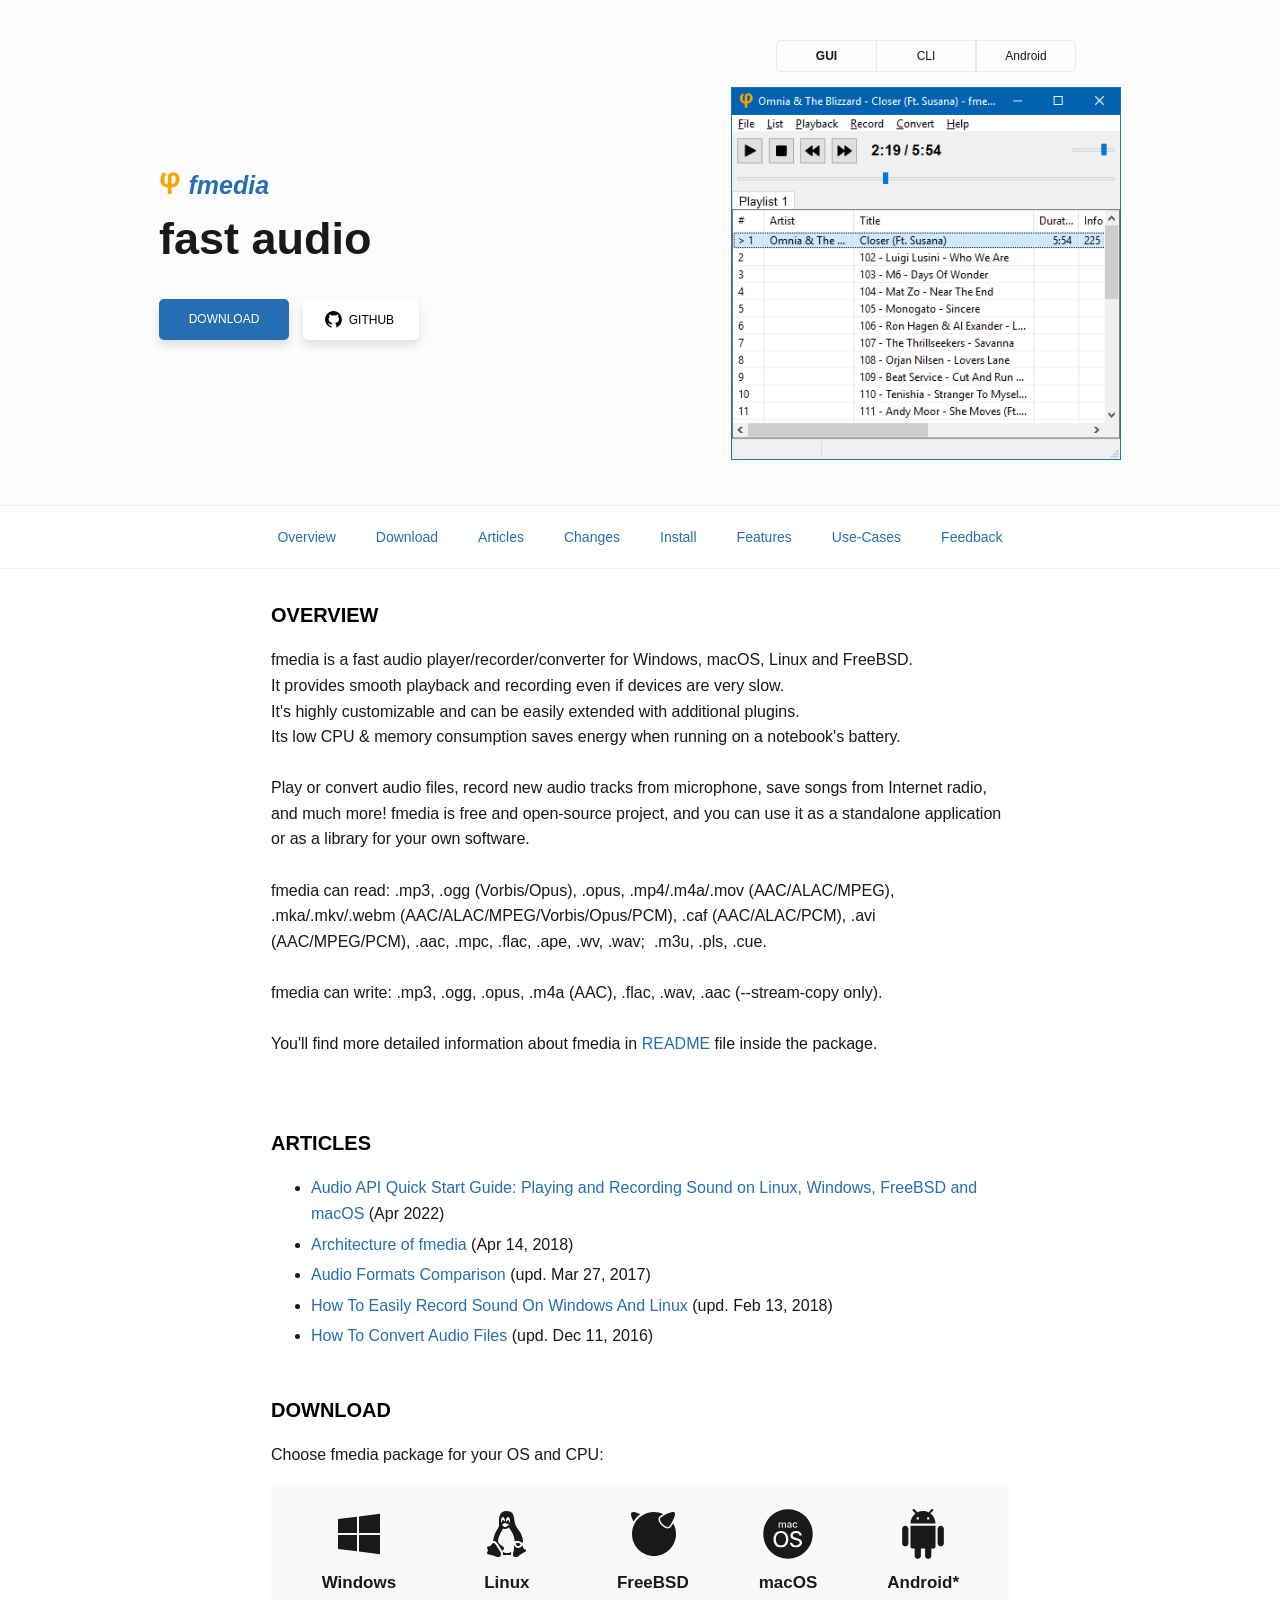
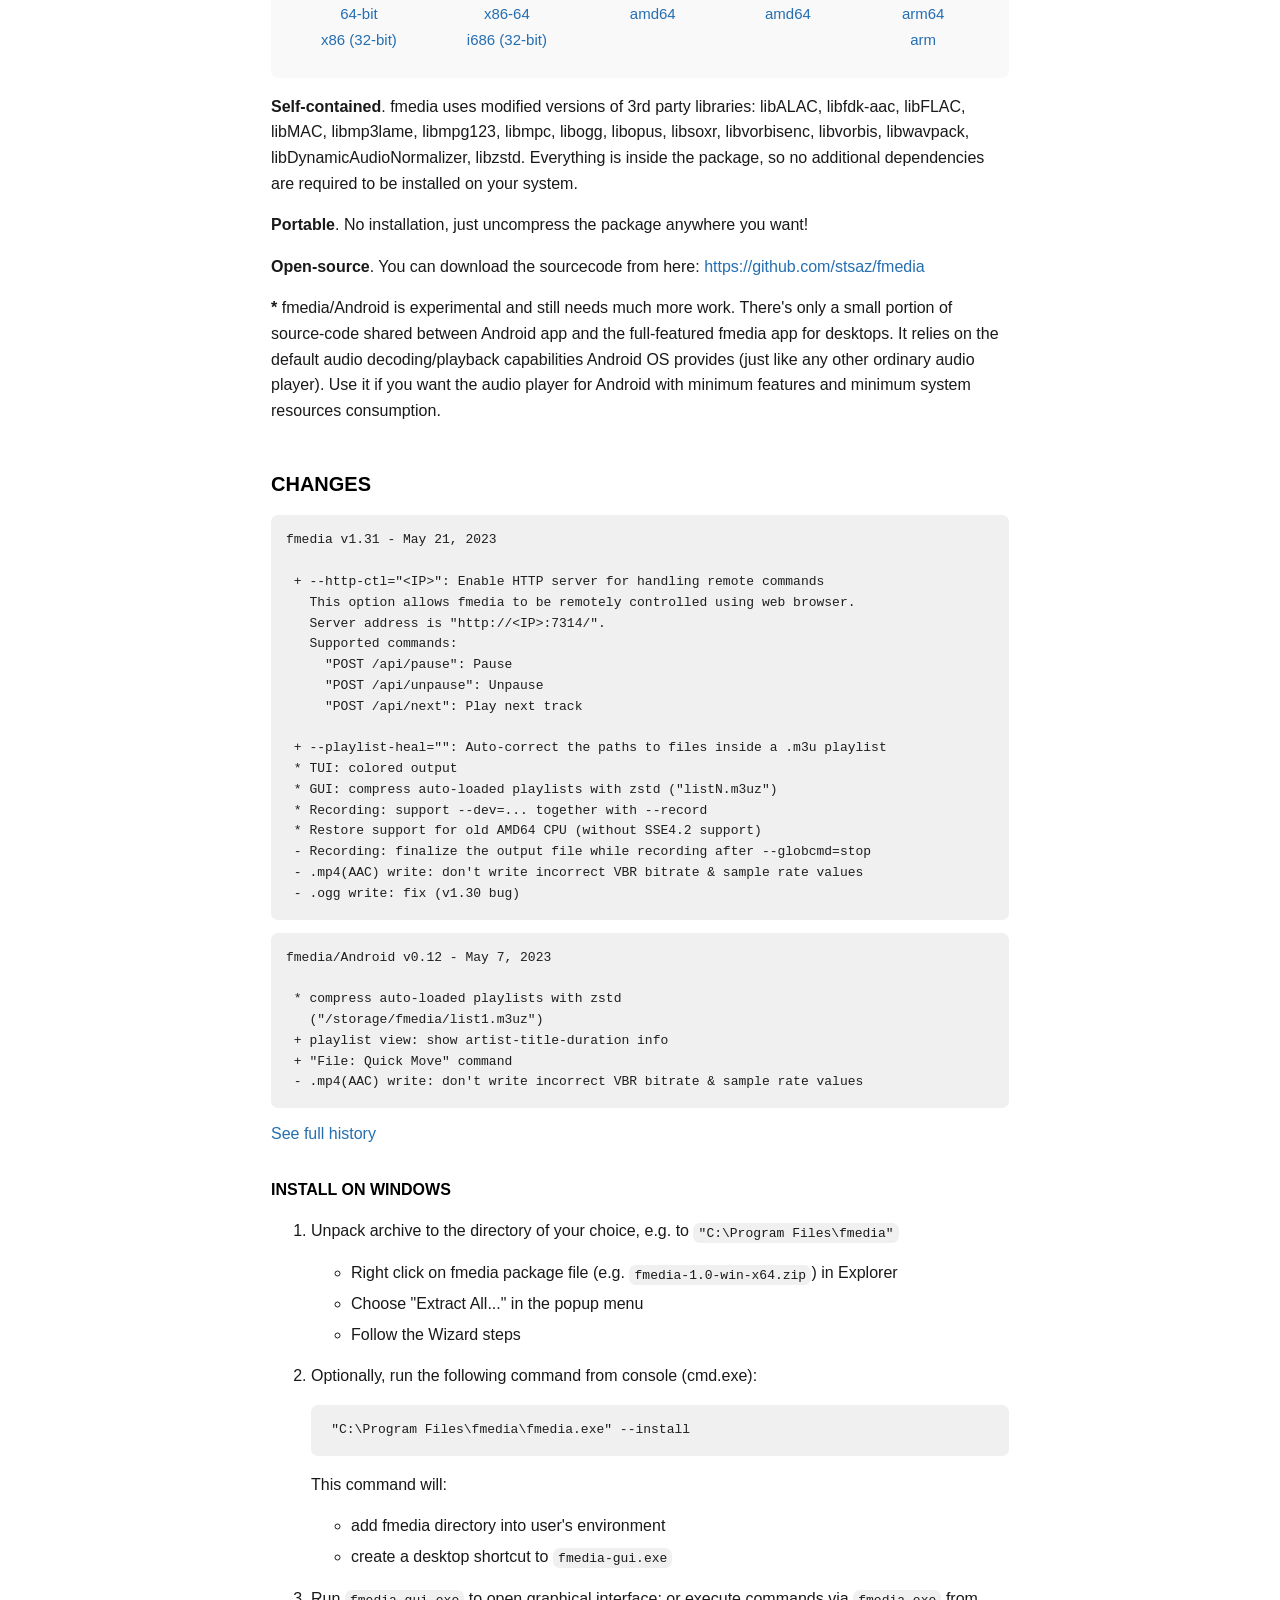
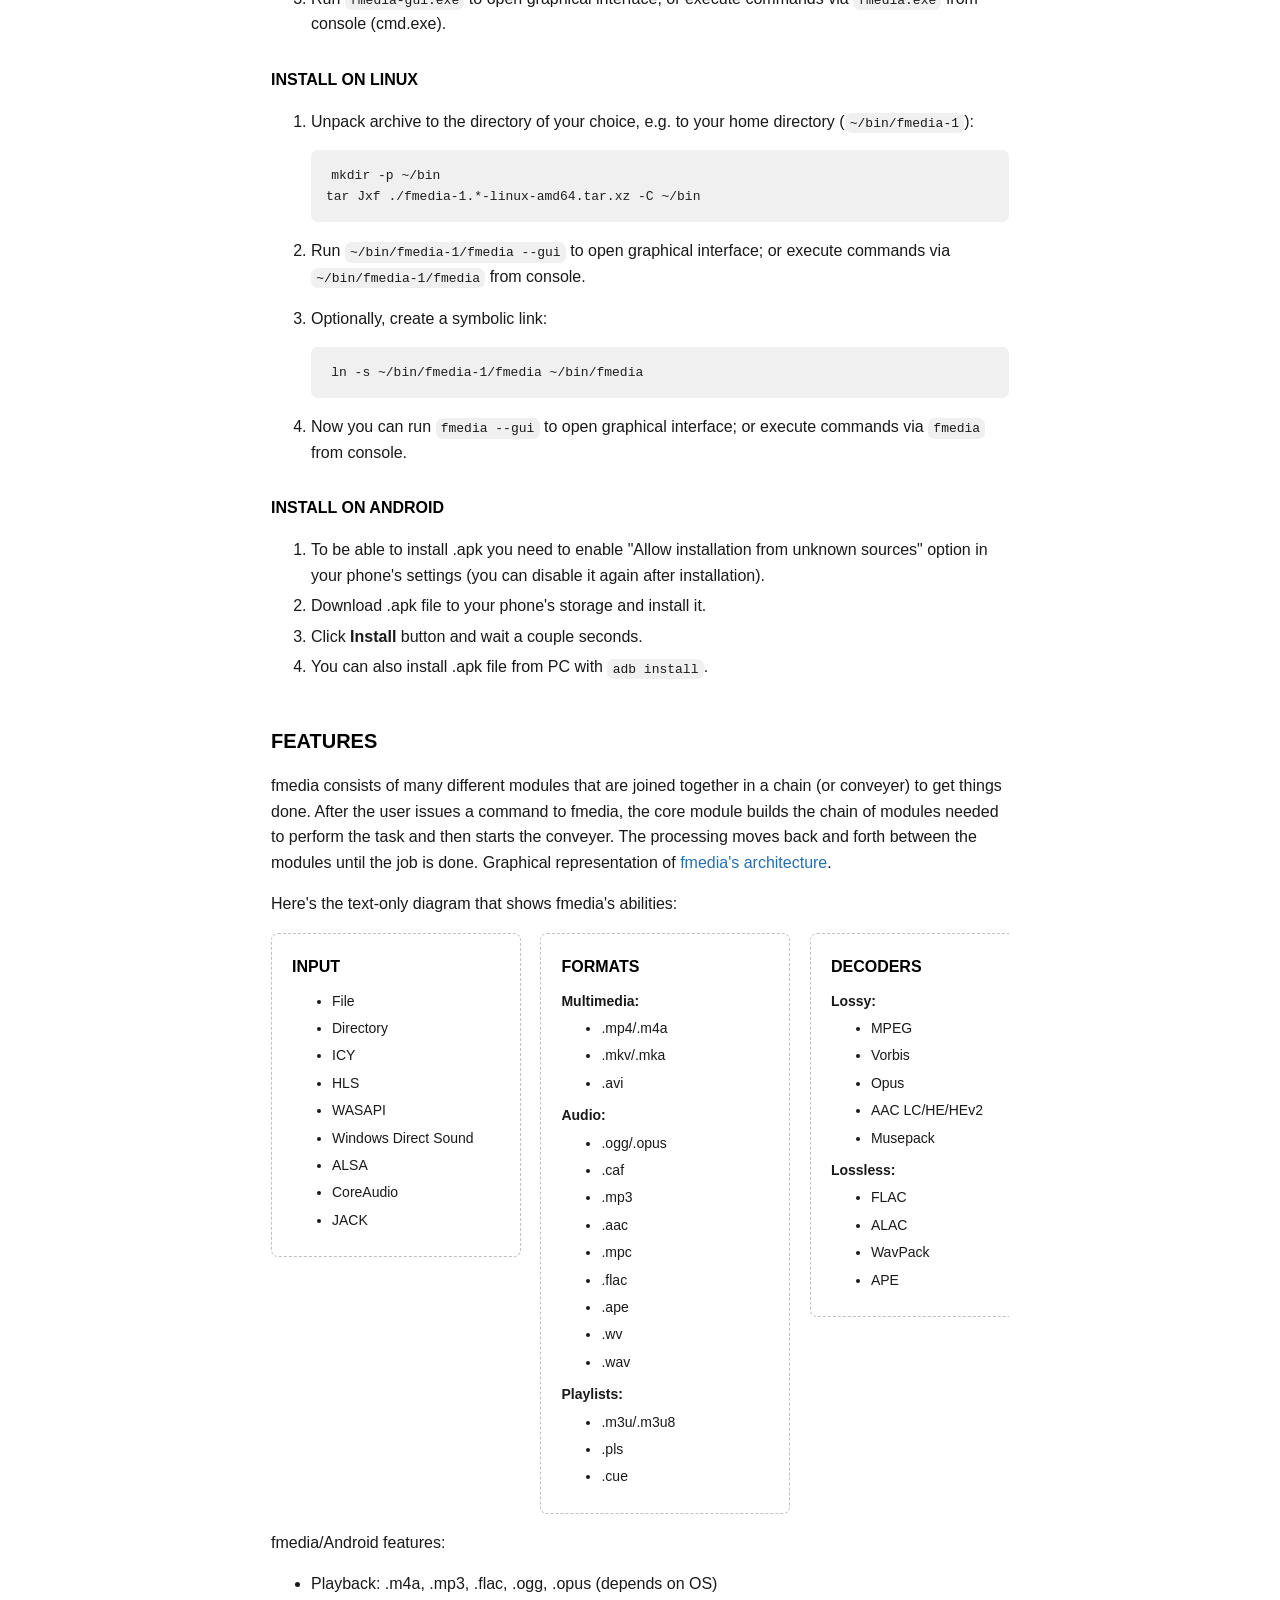
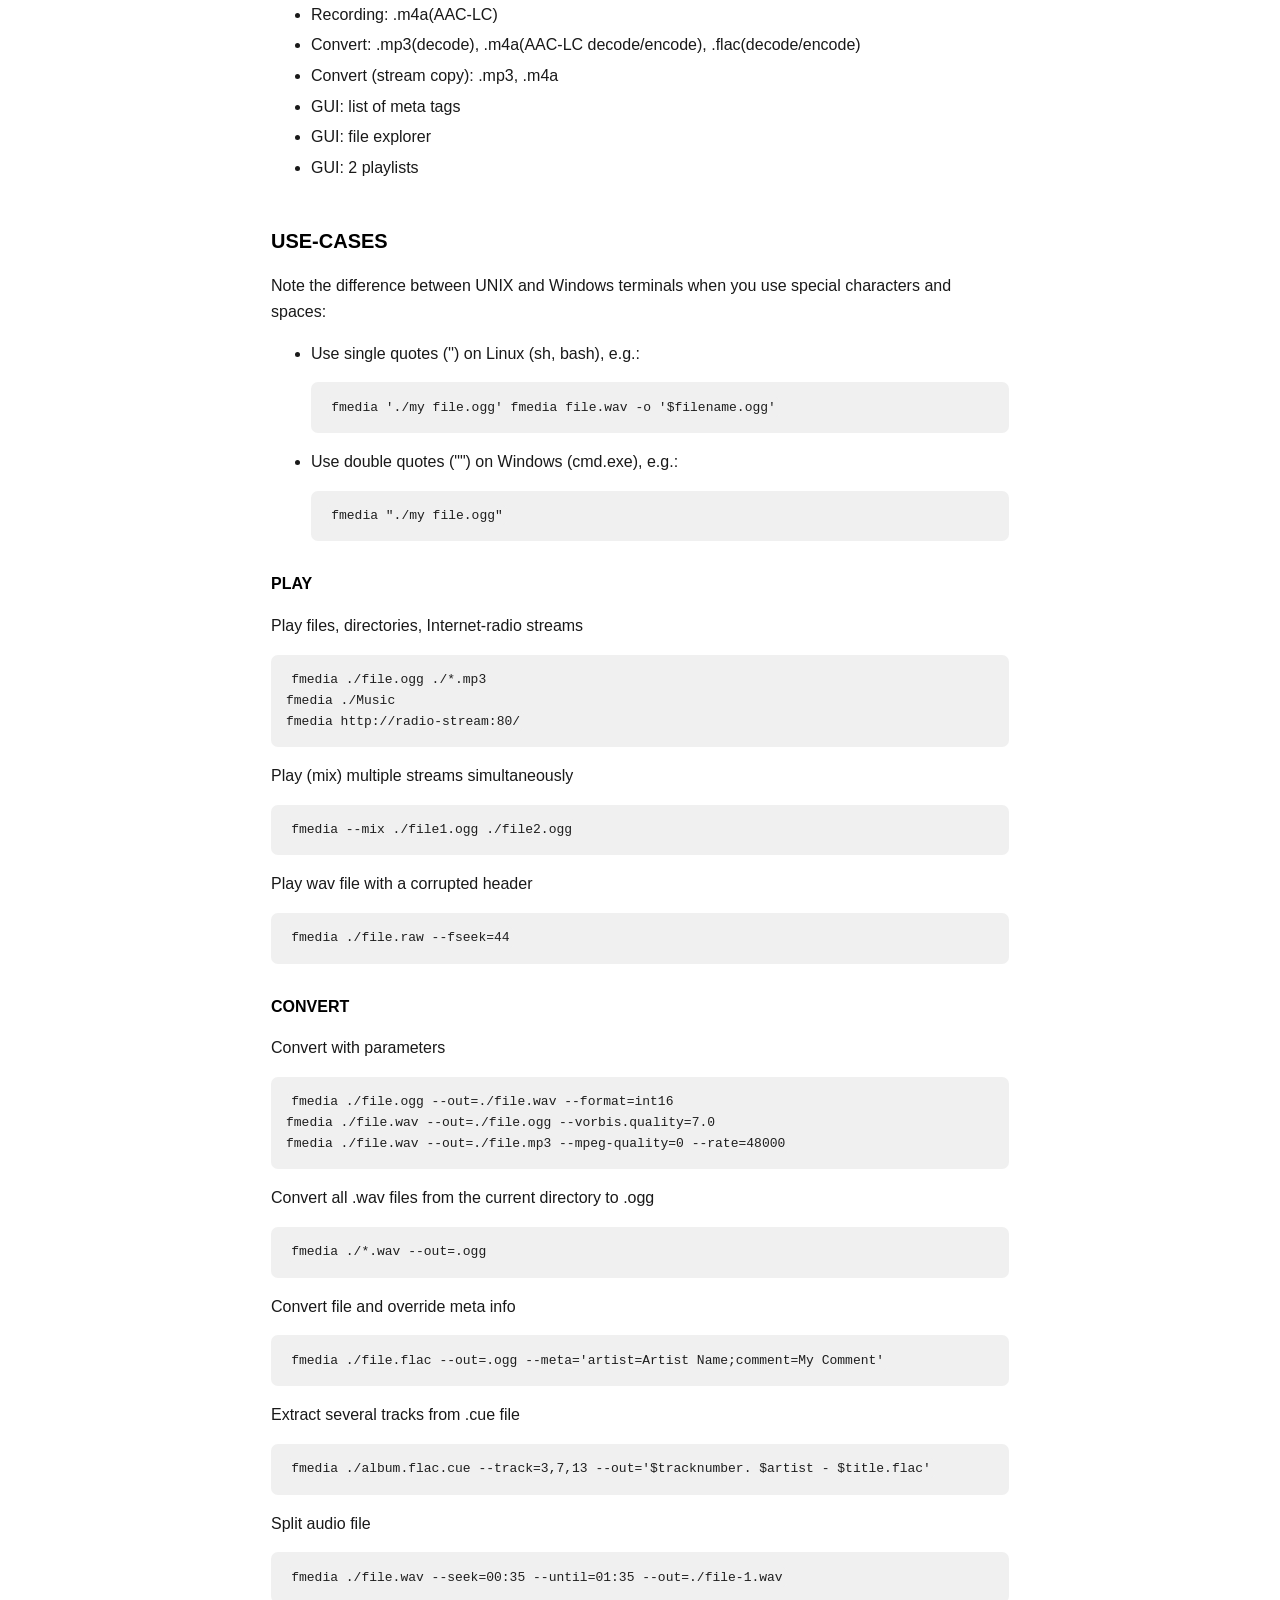
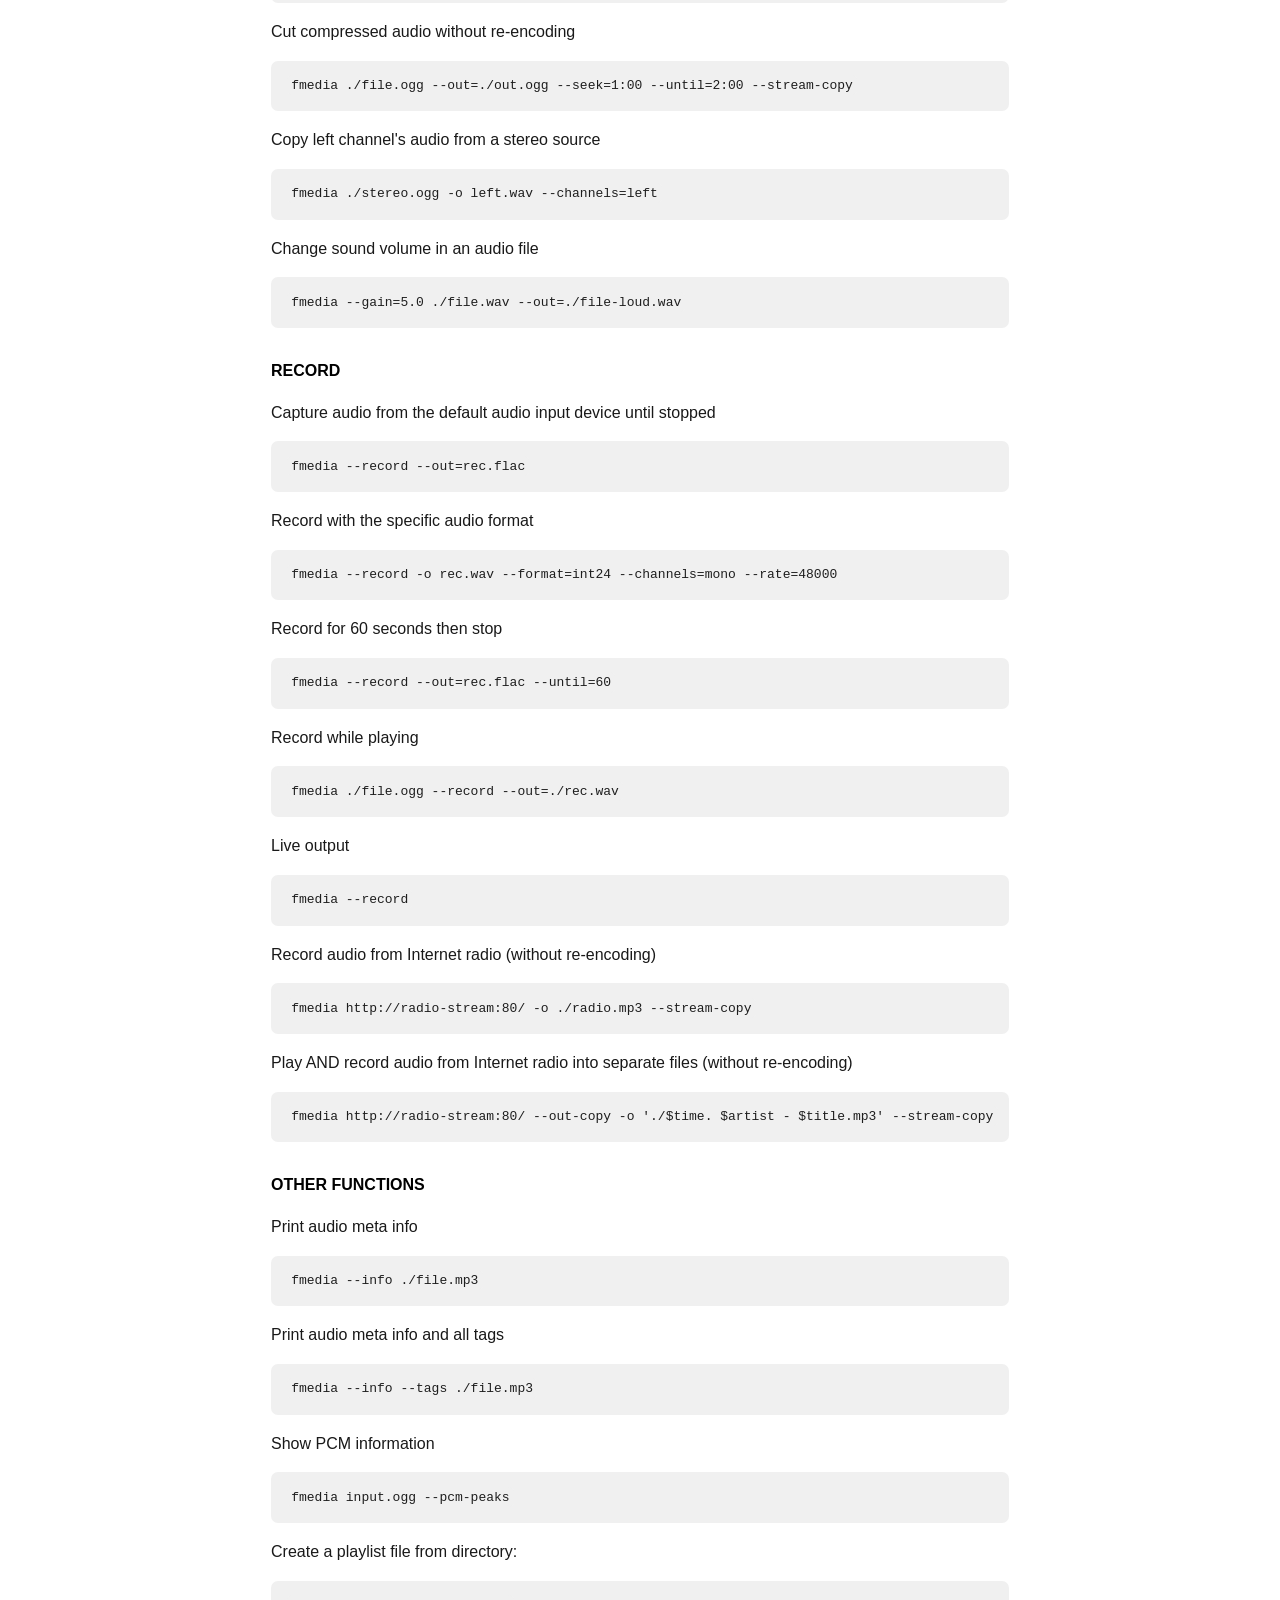
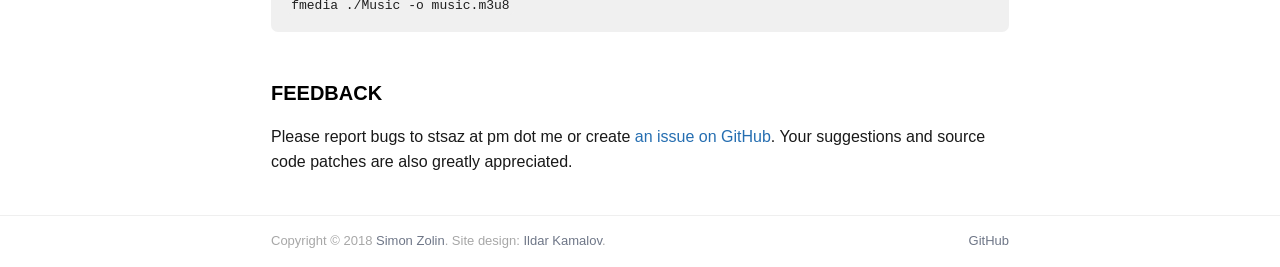
<file: fmedia/index.html>
<!DOCTYPE html>
<html lang="en">
<head>
	<meta charset="utf-8">
	<meta name="viewport" content="width=device-width, initial-scale=1.0">
	<meta http-equiv="X-UA-Compatible" content="ie=edge">
	<meta name="description" content="fast audio player/recorder/converter">
	<title>fmedia - fast audio player/recorder/converter</title>

	<link href="./css/styles.css" rel="stylesheet" type="text/css">
	<link rel="shortcut icon" href="./img/fmedia.png">
</head>
<body>
	<header class="header">
		<div class="header__container">
			<div class="header__column header__column--left">
				<div class="logo logo--fmedia">
					<img src="./img/fmedia.png" width="22" height="22" class="logo__img">
					<a href="." class="logo__link fmedia">fmedia</a>
				</div>

				<h1 class="title title--main title--fmedia">
					<div class="title__sliding">
						fast audio
					</div>
					<div class="sliding">
						<span class="sliding__word">player</span>
						<span class="sliding__word">recorder</span>
						<span class="sliding__word">converter</span>
					</div>

					<div class="title__inner">
						fast audio player, recorder, converter
					</div>
				</h1>

				<div class="header__actions">
					<a href="#download" class="button button--download">
						Download
					</a>
					<a href="https://github.com/stsaz/fmedia" class="button button--github" target="_blank">
						<svg class="button__icon">
							<use xlink:href="#github" />
						</svg>
						GitHub
					</a>
				</div>
			</div>

			<div class="header__column header__column--right">
				<div class="screenshots">
					<div class="screenshots__container">
						<div class="screenshots__tabs">
							<input id="tab-gui" type="radio" name="tabs" class="screenshots__control-input" checked>
							<label for="tab-gui" class="screenshots__control">GUI</label>

							<input id="tab-cli" type="radio" name="tabs" class="screenshots__control-input">
							<label for="tab-cli" class="screenshots__control screenshots__control--cli">CLI</label>

							<input id="tab-android" type="radio" name="tabs" class="screenshots__control-input">
							<label for="tab-android" class="screenshots__control screenshots__control">Android</label>

							<div class="screenshots__tab" id="gui">
								<img class="screenshots__image" src="./img/v11-gui.png" title="fmedia in GUI mode">
							</div>

							<div class="screenshots__tab" id="cli">
								<video class="screenshots__video" autoplay="autoplay" loop="loop" src="./img/cli.mp4" poster="./img/cli.jpg" muted="muted"></video>
							</div>

							<div class="screenshots__tab" id="scrandroid">
								<img src="./img/fmedia-android-v04.png" title="fmedia/Android" style="border: 1px solid silver;"></video>
							</div>
						</div>
					</div>
				</div>
			</div>
		</div>

		<nav class="menu">
			<a class="menu__link" href="#overview">Overview</a>
			<a class="menu__link" href="#download">Download</a>
			<a class="menu__link" href="#articles">Articles</a>
			<a class="menu__link" href="#changes">Changes</a>
			<a class="menu__link" href="#install-windows">Install</a>
			<a class="menu__link" href="#features">Features</a>
			<a class="menu__link" href="#use-cases">Use-Cases</a>
			<a class="menu__link" href="#feedback">Feedback</a>
		</nav>
	</header>

	<main class="container">
		<section>
			<h2 id="overview" class="title title--first">OVERVIEW</h2>

			<p class="overview__text">fmedia is a fast audio player/recorder/converter for Windows, macOS, Linux and FreeBSD.
It provides smooth playback and recording even if devices are very slow.
It's highly customizable and can be easily extended with additional plugins.
Its low CPU &amp; memory consumption saves energy when running on a notebook's battery.

Play or convert audio files, record new audio tracks from microphone, save songs from Internet radio, and much more! fmedia is free and open-source project, and you can use it as a standalone application or as a library for your own software.

fmedia can read: .mp3, .ogg (Vorbis/Opus), .opus, .mp4/.m4a/.mov (AAC/ALAC/MPEG), .mka/.mkv/.webm (AAC/ALAC/MPEG/Vorbis/Opus/PCM), .caf (AAC/ALAC/PCM), .avi (AAC/MPEG/PCM), .aac, .mpc, .flac, .ape, .wv, .wav;  .m3u, .pls, .cue.

fmedia can write: .mp3, .ogg, .opus, .m4a (AAC), .flac, .wav, .aac (--stream-copy only).

You'll find more detailed information about fmedia in <a href="https://github.com/stsaz/fmedia/blob/master/README.md" target="_blank">README</a> file inside the package.
		</section>

		<section>
			<h2 id="articles">ARTICLES</h2></a>

			<ul>
				<li><a href="http://stsaz.rf.gd/art-it/audio-api-quick-start-guide.html">Audio API Quick Start Guide: Playing and Recording Sound on Linux, Windows, FreeBSD and macOS</a> (Apr 2022)</li>
				<li><a href="./arch/">Architecture of fmedia</a> (Apr 14, 2018)</li>
				<li><a href="./audio-formats/">Audio Formats Comparison</a> (upd. Mar 27, 2017)</li>
				<li><a href="./recording/">How To Easily Record Sound On Windows And Linux</a> (upd. Feb 13, 2018)</li>
				<li><a href="./audio-convert/">How To Convert Audio Files</a> (upd. Dec 11, 2016)</li>
			</ul>
		</section>

		<section>
			<h2 id="download">DOWNLOAD</h2>

			<p>Choose fmedia package for your OS and CPU:</p>

			<div class="download">
				<div class="download__os">
					<svg class="download__icon">
						<use xlink:href="#windows" />
					</svg>
					<div class="download__title">Windows</div>
					<div class="download__platform">
						<a href="https://github.com/stsaz/fmedia/releases/download/v1.31/fmedia-1.31-windows-x64.zip" class="download__link">64-bit</a>
					</div>
					<div class="download__platform">
						<a href="https://github.com/stsaz/fmedia/releases/download/v1.15/fmedia-1.15-win-x86.zip" class="download__link">x86 (32-bit)</a>
					</div>
				</div>

				<div class="download__os">
					<svg class="download__icon">
						<use xlink:href="#linux" />
					</svg>
					<div class="download__title">Linux</div>
					<div class="download__platform">
						<a href="https://github.com/stsaz/fmedia/releases/download/v1.31/fmedia-1.31-linux-amd64.tar.xz" class="download__link">x86-64</a>
					</div>
					<div class="download__platform">
						<a href="https://github.com/stsaz/fmedia/releases/download/v0.31/fmedia-0.31-linux-i686.tar.xz" class="download__link">i686 (32-bit)</a>
					</div>
				</div>

				<div class="download__os">
					<svg class="download__icon">
						<use xlink:href="#freebsd" />
					</svg>
					<div class="download__title">FreeBSD</div>
					<div class="download__platform">
						<a href="https://github.com/stsaz/fmedia/releases/download/v1.19/fmedia-1.19-bsd-amd64.tar.xz" class="download__link">amd64</a>
					</div>
				</div>

				<div class="download__os">
					<svg class="download__icon">
						<use xlink:href="#macos" />
					</svg>
					<div class="download__title">macOS</div>
					<div class="download__platform">
						<a href="https://github.com/stsaz/fmedia/releases/download/v1.19/fmedia-1.19-macos-amd64.zip" class="download__link">amd64</a>
					</div>
				</div>

				<div class="download__os">
					<svg class="download__icon">
						<use xlink:href="#android" />
					</svg>
					<div class="download__title">Android*</div>
					<div class="download__platform">
						<a href="https://github.com/stsaz/fmedia/releases/download/android-v0.12/fmedia-0.12-android-arm64.apk" class="download__link">arm64</a>
					</div>
					<div class="download__platform">
						<a href="https://github.com/stsaz/fmedia/releases/download/android-v0.12/fmedia-0.12-android-arm.apk" class="download__link">arm</a>
					</div>
				</div>
			</div>

			<p><b>Self-contained</b>. fmedia uses modified versions of 3rd party libraries: libALAC, libfdk-aac, libFLAC, libMAC, libmp3lame, libmpg123, libmpc, libogg, libopus, libsoxr, libvorbisenc, libvorbis, libwavpack, libDynamicAudioNormalizer, libzstd.  Everything is inside the package, so no additional dependencies are required to be installed on your system.</p>

			<p><b>Portable</b>. No installation, just uncompress the package anywhere you want!</p>

			<p><b>Open-source</b>. You can download the sourcecode from here: <a href="https://github.com/stsaz/fmedia">https://github.com/stsaz/fmedia</a></p>

			<p><b>*</b> fmedia/Android is experimental and still needs much more work.  There's only a small portion of source-code shared between Android app and the full-featured fmedia app for desktops.  It relies on the default audio decoding/playback capabilities Android OS provides (just like any other ordinary audio player).  Use it if you want the audio player for Android with minimum features and minimum system resources consumption.</p>
		</section>

		<section>
			<h2 id="changes">CHANGES</h2>

<pre>fmedia v1.31 - May 21, 2023

 + --http-ctl="&lt;IP&gt;": Enable HTTP server for handling remote commands
   This option allows fmedia to be remotely controlled using web browser.
   Server address is "http://&lt;IP&gt;:7314/".
   Supported commands:
     "POST /api/pause": Pause
     "POST /api/unpause": Unpause
     "POST /api/next": Play next track

 + --playlist-heal="": Auto-correct the paths to files inside a .m3u playlist
 * TUI: colored output
 * GUI: compress auto-loaded playlists with zstd ("listN.m3uz")
 * Recording: support --dev=... together with --record
 * Restore support for old AMD64 CPU (without SSE4.2 support)
 - Recording: finalize the output file while recording after --globcmd=stop
 - .mp4(AAC) write: don't write incorrect VBR bitrate & sample rate values
 - .ogg write: fix (v1.30 bug)
</pre>

<pre>fmedia/Android v0.12 - May 7, 2023

 * compress auto-loaded playlists with zstd
   ("/storage/fmedia/list1.m3uz")
 + playlist view: show artist-title-duration info
 + "File: Quick Move" command
 - .mp4(AAC) write: don't write incorrect VBR bitrate & sample rate values
</pre>

			<a href="https://raw.githubusercontent.com/stsaz/fmedia/master/CHANGES.txt">See full history</a>
		</section>

		<section>
			<h3 id="install-windows">INSTALL ON WINDOWS</h3>

			<ol>
				<li>
					<p>
						Unpack archive to the directory of your choice, e.g. to <code>"C:\Program Files\fmedia"</code>
					</p>

					<ul>
						<li>Right click on fmedia package file (e.g. <code>fmedia-1.0-win-x64.zip</code>) in Explorer</li>
						<li>Choose "Extract All..." in the popup menu</li>
						<li>Follow the Wizard steps</li>
					</ul>
				</li>

				<li>
					<p>
						Optionally, run the following command from console (cmd.exe):
					</p>

					<pre><code>"C:\Program Files\fmedia\fmedia.exe" --install</code></pre>
					<p>
						This command will:
					</p>

					<ul>
						<li>add fmedia directory into user's environment</li>
						<li>create a desktop shortcut to <code>fmedia-gui.exe</code></li>
					</ul>
				</li>

				<li>
					<p>
						Run <code>fmedia-gui.exe</code> to open graphical interface; or execute commands via <code>fmedia.exe</code> from console (cmd.exe).
					</p>
				</li>
			</ol>

			<h3 id="install-linux">INSTALL ON LINUX</h3>

			<ol>
				<li>
					<p>
						Unpack archive to the directory of your choice, e.g. to your home directory (<code>~/bin/fmedia-1</code>):
					</p>

					<pre><code>mkdir -p ~/bin
tar Jxf ./fmedia-1.*-linux-amd64.tar.xz -C ~/bin</code></pre>
				</li>

				<li>
					<p>Run <code>~/bin/fmedia-1/fmedia --gui</code> to open graphical interface;  or execute commands via <code>~/bin/fmedia-1/fmedia</code> from console.</p>
				</li>

				<li>
					<p>
						Optionally, create a symbolic link:
					</p>

					<pre><code>ln -s ~/bin/fmedia-1/fmedia ~/bin/fmedia</code></pre>
				</li>

				<li>
					<p>Now you can run <code>fmedia --gui</code> to open graphical interface;  or execute commands via <code>fmedia</code> from console.</p>
				</li>
			</ol>

			<h3 id="install-android">INSTALL ON ANDROID</h3>
			<ol>
				<li>To be able to install .apk you need to enable "Allow installation from unknown sources" option in your phone's settings (you can disable it again after installation).</li>
				<li>Download .apk file to your phone's storage and install it.</li>
				<li>Click <b>Install</b> button and wait a couple seconds.</li>
				<li>You can also install .apk file from PC with <code>adb install</code>.</li>
			</ol>

		</section>

		<section>
			<h2 id="features">FEATURES</h2>

			<p>fmedia consists of many different modules that are joined together in a chain (or conveyer) to get things done.  After the user issues a command to fmedia, the core module builds the chain of modules needed to perform the task and then starts the conveyer.  The processing moves back and forth between the modules until the job is done.  Graphical representation of <a href="https://github.com/stsaz/fmedia/blob/master/doc/arch/arch.md">fmedia's architecture</a>.</p>
			<p>Here's the text-only diagram that shows fmedia's abilities:</p>

			<div class="features">
				<div class="features__column">
					<h3 class="features__title">INPUT</h3>
					<ul>
					<li>File</li>
					<li>Directory</li>
					<li>ICY</li>
					<li>HLS</li>
					<li>WASAPI</li>
					<li>Windows Direct Sound</li>
					<li>ALSA</li>
					<li>CoreAudio</li>
					<li>JACK</li>
					</ul>
				</div>

				<div class="features__column">
					<h3 class="features__title">FORMATS</h3>
					<p>Multimedia:</p>
					<ul>
					<li>.mp4/.m4a</li>
					<li>.mkv/.mka</li>
					<li>.avi</li>
					</ul><p>Audio:</p><ul>
					<li>.ogg/.opus</li>
					<li>.caf</li>
					<li>.mp3</li>
					<li>.aac</li>
					<li>.mpc</li>
					<li>.flac</li>
					<li>.ape</li>
					<li>.wv</li>
					<li>.wav</li>
					</ul>
					<p>Playlists:</p>
					<ul>
					<li>.m3u/.m3u8</li>
					<li>.pls</li>
					<li>.cue</li>
					</ul>
				</div>

				<div class="features__column">
					<h3 class="features__title">DECODERS</h3>
					<p>Lossy:</p>
					<ul>
					<li>MPEG</li>
					<li>Vorbis</li>
					<li>Opus</li>
					<li>AAC LC/HE/HEv2</li>
					<li>Musepack</li>
					</ul>
					<p>Lossless:</p>
					<ul>
					<li>FLAC</li>
					<li>ALAC</li>
					<li>WavPack</li>
					<li>APE</li>
					</ul>
				</div>

				<div class="features__column">
					<h3 class="features__title">PROCESSING</h3>
					<ul>
					<li>Converter</li>
					<li>Analyzer</li>
					<li>Mixer</li>
					<li>Silence generator</li>
					<li>Length cutter</li>
					<li>Signal gain modifier</li>
					<li>Signal gain chain controller</li>
					<li>Dynamic Audio Normalizer</li>
					<li>Terminal UI bridge</li>
					<li>Graphical UI bridge</li>
					</ul>
				</div>

				<div class="features__column">
					<h3 class="features__title">ENCODERS</h3>
					<p>Lossy:</p>
					<ul>
					<li>MPEG</li>
					<li>Vorbis</li>
					<li>Opus</li>
					<li>AAC LC/HE/HEv2</li>
					</ul>
					<p>Lossless:</p>
					<ul>
					<li>FLAC</li>
					</ul>
				</div>

				<div class="features__column">
					<h3 class="features__title">FORMATS</h3>
					<ul>
					<li>.m4a</li>
					<li>.ogg/.opus</li>
					<li>.mp3</li>
					<li>.flac</li>
					<li>.wav</li>
					</ul>
				</div>

				<div class="features__column">
					<h3 class="features__title">OUTPUT</h3>
					<ul>
					<li>File</li>
					<li>WASAPI</li>
					<li>Windows Direct Sound</li>
					<li>ALSA</li>
					<li>Pulse Audio</li>
					<li>CoreAudio</li>
					<li>OSS</li>
					</ul>
				</div>
			</div>

			<p>fmedia/Android features:</p>
			<ul>
				<li>Playback: .m4a, .mp3, .flac, .ogg, .opus (depends on OS)</li>
				<li>Recording: .m4a(AAC-LC)</li>
				<li>Convert: .mp3(decode), .m4a(AAC-LC decode/encode), .flac(decode/encode)</li>
				<li>Convert (stream copy): .mp3, .m4a</li>
				<li>GUI: list of meta tags</li>
				<li>GUI: file explorer</li>
				<li>GUI: 2 playlists</li>
			</ul>
		</section>

		<section>
			<h2 id="use-cases">USE-CASES</h2>

			<p>Note the difference between UNIX and Windows terminals when you use special characters and spaces:</p>

			<ul>
				<li>
					<p>
						Use single quotes ('') on Linux (sh, bash), e.g.:
					</p>

					<pre><code>fmedia './my file.ogg' fmedia file.wav -o '$filename.ogg'</code></pre>
				</li>

				<li>
					<p>
						Use double quotes ("") on Windows (cmd.exe), e.g.:
					</p>

					<pre><code>fmedia "./my file.ogg"</code></pre>
				</li>
			</ul>

			<h3>PLAY</h3>

			<p>Play files, directories, Internet-radio streams</p>

		<pre><code>fmedia ./file.ogg ./*.mp3
fmedia ./Music
fmedia http://radio-stream:80/</code></pre>

			<p>Play (mix) multiple streams simultaneously</p>

			<pre><code>fmedia --mix ./file1.ogg ./file2.ogg</code></pre>

			<p>Play wav file with a corrupted header</p>

			<pre><code>fmedia ./file.raw --fseek=44</code></pre>

			<h3>CONVERT</h3>

			<p>Convert with parameters</p>

		<pre><code>fmedia ./file.ogg --out=./file.wav --format=int16
fmedia ./file.wav --out=./file.ogg --vorbis.quality=7.0
fmedia ./file.wav --out=./file.mp3 --mpeg-quality=0 --rate=48000</code></pre>

			<p>Convert all .wav files from the current directory to .ogg</p>

			<pre><code>fmedia ./*.wav --out=.ogg</code></pre>

			<p>Convert file and override meta info</p>

			<pre><code>fmedia ./file.flac --out=.ogg --meta='artist=Artist Name;comment=My Comment'</code></pre>

			<p>Extract several tracks from .cue file</p>

			<pre><code>fmedia ./album.flac.cue --track=3,7,13 --out='$tracknumber. $artist - $title.flac'</code></pre>

			<p>Split audio file</p>

			<pre><code>fmedia ./file.wav --seek=00:35 --until=01:35 --out=./file-1.wav</code></pre>

			<p>Cut compressed audio without re-encoding</p>

			<pre><code>fmedia ./file.ogg --out=./out.ogg --seek=1:00 --until=2:00 --stream-copy</code></pre>

			<p>Copy left channel's audio from a stereo source</p>

			<pre><code>fmedia ./stereo.ogg -o left.wav --channels=left</code></pre>

			<p>Change sound volume in an audio file</p>

			<pre><code>fmedia --gain=5.0 ./file.wav --out=./file-loud.wav</code></pre>

			<h3>RECORD</h3>

			<p>Capture audio from the default audio input device until stopped</p>

			<pre><code>fmedia --record --out=rec.flac</code></pre>

			<p>Record with the specific audio format</p>

			<pre><code>fmedia --record -o rec.wav --format=int24 --channels=mono --rate=48000</code></pre>

			<p>Record for 60 seconds then stop</p>

			<pre><code>fmedia --record --out=rec.flac --until=60</code></pre>

			<p>Record while playing</p>

			<pre><code>fmedia ./file.ogg --record --out=./rec.wav</code></pre>

			<p>Live output</p>

			<pre><code>fmedia --record</code></pre>

			<p>Record audio from Internet radio (without re-encoding)</p>

			<pre><code>fmedia http://radio-stream:80/ -o ./radio.mp3 --stream-copy</code></pre>

			<p>Play AND record audio from Internet radio into separate files (without re-encoding)</p>

			<pre><code>fmedia http://radio-stream:80/ --out-copy -o './$time. $artist - $title.mp3' --stream-copy</code></pre>

			<h3>OTHER FUNCTIONS</h3>

			<p>Print audio meta info</p>

			<pre><code>fmedia --info ./file.mp3</code></pre>

			<p>Print audio meta info and all tags</p>

			<pre><code>fmedia --info --tags ./file.mp3</code></pre>

			<p>Show PCM information</p>

			<pre><code>fmedia input.ogg --pcm-peaks</code></pre>

			<p>Create a playlist file from directory:</p>

			<pre><code>fmedia ./Music -o music.m3u8</code></pre>
		</section>

		<section>
			<h2 id="feedback">FEEDBACK</h2>

			Please report bugs to stsaz at pm dot me or create <a href="https://github.com/stsaz/fmedia/issues/new" target="_blank">an issue on GitHub</a>. Your suggestions and source code patches are also greatly appreciated.
		</section>

	</main>

	<footer class="footer">
		<div class="footer__container">
			<p class="footer__text">
				Copyright &copy;
				<span class="footer__year">2018</span>
				<a href="https://github.com/stsaz/" class="footer__link footer__link--copyright">Simon Zolin</a>. Site design:
				<a href="https://github.com/IldarKamalov"  class="footer__link footer__link--copyright">Ildar Kamalov</a>.
			</p>
			<nav class="footer__menu">
				<a href="https://github.com/stsaz/fmedia" target="_blank" class="footer__link">GitHub</a>
			</nav>
		</div>
	</footer>

	<svg xmlns="http://www.w3.org/2000/svg" class="icons-hidden">
		<symbol id="windows" viewBox="0 0 50 50">
			<path d="m46 4.867188-21 2.625v16.507812h21zm-23 2.875-19 2.375v13.882812h19zm-19 18.257812v13.882813l19 2.375v-16.257813zm21 0v16.507813l21 2.625v-19.132813z"/>
		</symbol>

		<symbol id="linux" viewBox="0 0 50 50">
			<path d="m24 1.9375c-4.644531 0-7 3.363281-7 10v5c0 .371094-.101562.8125-.277344 1.167969-.058593.121094-.339843.519531-.589843.867187-1.390625 1.945313-4.464844 7.320313-5.035157 13.164063.222657-.042969.449219-.074219.703125-.074219.613282 0 2.230469 0 4.808594 4.253906.492188.707032.75 1.140625 1.105469 1.734375.238281.40625.53125.902344 1 1.648438l.023437.035156.027344.042969c.269531.480469.550781.863281.824219 1.226562.15625.210938.316406.429688.472656.65625.613281-.246093 1.238281-.613281 1.609375-1.144531.488281-.8125.433594-1.777344-.144531-2.644531-.238281-.363281-.679688-.621094-1.734375-1.226563-.632813-.359375-1.417969-.808593-1.777344-1.117187-.839844-.71875-2.015625-2.285156-2.015625-3.527344 0-2.65625 1.777344-6.707031 3.203125-9.109375.816406-1.371094 1.4375-2.429687 1.683594-3.332031.140625.097656.296875.191406.515625.265625l.035156.011719.039063.011718c.695312.183594 1.394531.152344 1.847656.152344.941406 0 1.621094-.453125 2.253906-.832031.621094-.378906 1.234375-.730469 1.324219-.761719.453125.855469 1.039062 1.648438 1.648437 2.472656 1.671875 2.25 3.679688 6.035157 4.273438 11.65625.777344-.410156 1.222656-.535156 2.175781-.535156.019531 0 .042969.003906.0625.003906.085938-.003906.167969-.011718.253906-.011718.25 0 .503907.015625.753907.039062.589843.035156 1.378906.238281 1.84375.398438.78125.230468 1.425781.640625 1.878906 1.164062.40625.003906.796875.097656 1.15625.273438 0-.652344.050781-1.609375.050781-1.867188 0-3.300781-2.164062-7.855469-3.792969-10.191406-.335937-.484375-.660156-.9375-.972656-1.371094-1.441406-1.996094-2.582031-3.574219-3.234375-6.292969-.429687-1.765625-.488281-2.3125-.546875-2.839843-.054687-.53125-.117187-1.085938-.472656-2.578125-.648438-3.023438-1.449219-6.789063-7.980469-6.789063zm-3 6c1.105469 0 2 2.011719 2 3.671875 0 .101563-.011719.261719-.019531.40625-.074219-.003906-.148438-.015625-.226563-.015625-.285156 0-.550781.042969-.804687.109375-.121094-.636719-.488281-1.109375-.949219-1.109375-.550781 0-1 .671875-1 1.5 0 .203125.027344.394531.078125.570313-.269531.203125-.476562.375-.597656.496093-.035156.03125-.0625.054688-.09375.082032-.074219-.15625-.136719-.316407-.191406-.492188-.113282-.699219-.195313-1.546875-.195313-1.546875 0-1.660156.894531-3.671875 2-3.671875zm5 0c1.105469 0 2 2.011719 2 3.671875 0 .617188-.132812 1.34375-.347656 1.917969-.277344-.117188-.542969-.207031-.808594-.273438.089844-.222656.15625-.472656.15625-.753906 0-.828125-.449219-1.5-1-1.5s-1 .671875-1 1.5v.011719c-.296875-.121094-.625-.238281-.96875-.328125-.015625-.210938-.03125-.425781-.03125-.574219 0-1.660156.894531-3.671875 2-3.671875zm-3.246094 6.0625c.40625 0 .996094.160156 1.535157.378906.539062.21875.996093.460938 1.378906.621094l.078125.035156.082031.015625c.507813.121094.964844.25 1.152344.347657-.050781.429687-.101563.664062-.125.699218-.027344.042969-.167969.175782-.679688.449219-.632812.226563-1.113281.59375-1.628906.90625-.566406.339844-1.140625.546875-1.222656.546875-.4375 0-1.042969-.03125-1.285156-.082031.09375.027344-.070313-.054688-.277344-.246094-.222656-.210937-.5-.5-.78125-.800781l-.074219-.074219-.078125-.054687c-.320312-.226563-.570312-.429688-.691406-.574219-.125-.148438-.136719-.191406-.136719-.289063 0-.148437-.027344-.058593.0625-.160156.089844-.105469.363281-.320312.734375-.648437l.035156-.027344.03125-.035156c-.054687.058593.308594-.296875.703125-.554688.394532-.257812.882813-.453125 1.1875-.453125zm12.5625 19.996094c-.933593 0-1.582031.277344-1.757812.5.40625.46875.65625.921875.914062 1.742187.277344.609375.972657.761719 1.527344.761719 1.695313 0 2.023438-1.019531 2.558594-1.59375 0 0-.140625-.15625-.140625-.308594-.140625-.304687-.554688-.609375-1.109375-.761718-.417969-.152344-1.113281-.304688-1.390625-.304688-.210938-.027344-.410156-.035156-.601563-.035156zm-23.515625.066406c-.695312 0-1.039062.34375-1.503906.808594-.464844.460937-.957031 1.179687-1.769531 1.757812-.714844.929688-2.851563.035157-3.464844 1.433594-.339844.765625.828125 1.773438.828125 3.503906 0 .695313-.582031 1.15625-.695312 1.621094-.117188.574219-.234375.921875 0 1.382813.460937.691406 1.042968.925781 4.984375 1.730468 2.085937.464844 4.058593 1.621094 5.332031 1.734375 1.273437.113282 3.476562 0 3.476562-3.117187.117188-1.847656-.925781-2.308594-1.96875-4.15625-1.160156-1.851563-1.273437-2.195313-2.085937-3.351563-.695313-1.15625-2.203125-3.347656-3.132813-3.347656zm20.433594 1.996094c-.234375.46875-.234375.824219-.234375 2.003906 0 .945313 0 2.007813-.117187 2.835938-.238282 2.007812-.882813 2.910156-.882813 4.089843 0 1.300782.355469 2.128907.828125 2.484375.351563.355469.945313.589844 2.246094.589844 1.296875 0 2.125-.472656 2.953125-1.296875.589844-.59375 1.0625-.828125 2.71875-2.011719 1.296875-.828125 3.308594-1.890625 3.660156-2.242187.238281-.238281.59375-.359375.59375-1.070313 0-.589843-.472656-.824218-.828125-.941406-.472656-.238281-1.296875-.59375-2.007812-1.65625-.308594-.511719-.261719-1.828125-.632813-2.628906l-.511719.550781c-.058593.0625-.109375.144531-.167968.21875-.484375.65625-1.492188 2.015625-3.851563 2.015625-1.546875 0-2.796875-.722656-3.347656-1.9375l-.050781-.109375-.039063-.121094c-.125-.398437-.226562-.613281-.328125-.773437zm-2.730469 6.390625c-.953125.820312-2.410156 1.613281-4.503906 1.613281-2.128906 0-3.566406-.785156-4.480469-1.589844.316407.664063.527344 1.453125.46875 2.507813 0 .378906-.035156.738281-.089843 1.082031h8.183593c-.046875-.34375-.082031-.695312-.082031-1.074219 0-.882812.21875-1.601562.433594-2.296875.023437-.078125.046875-.164062.070312-.242187z"/>
		</symbol>

		<symbol id="freebsd" viewBox="0 0 50 50">
			<path d="m26 3c-12.148437 0-22 9.851563-22 22 0 12.148438 9.851563 22 22 22 12.148438 0 22-9.851562 22-22 0-3.933594-1.039062-7.625-2.847656-10.820312-.820313 1.425781-1.75 2.851562-2.746094 4.210937l-.207031.230469c-.070313.058594-.941406.8125-2.484375.8125-1.441406 0-3.46875-.660156-5.96875-3.160156-5.074219-5.074219-2.777344-8.121094-2.5-8.453125l.253906-.238282c1.226563-.90625 2.507813-1.757812 3.796875-2.523437-2.824219-1.316406-5.976562-2.058594-9.296875-2.058594zm18.699219.007813c-2.613281.144531-7.289063 2.070312-12.304688 5.78125 0 0-1.835937 2.179687 2.414063 6.425781 4.222656 4.226562 6.390625 2.285156 6.390625 2.285156 4.847656-6.609375 6.742187-12.65625 5.363281-14.039062-.351562-.347657-.992187-.5-1.863281-.453125zm-38.980469.007812c-.984375-.070312-1.726562.105469-2.164062.539063-1.1875 1.191406-.425782 4.675781 1.929687 9.007812 1.738281-2.859375 4.058594-5.324219 6.792969-7.234375-2.625-1.398437-4.921875-2.195312-6.558594-2.3125z"/>
		</symbol>

		<symbol id="macos" viewBox="0 0 42 42">
			<path d="m23.091 14.018v-.342l-1.063.073c-.301.019-.527.083-.679.191-.152.109-.228.26-.228.453 0 .188.075.338.226.449.15.112.352.167.604.167.161 0 .312-.025.451-.074s.261-.118.363-.206c.102-.087.182-.191.239-.312.058-.121.087-.254.087-.399zm-2.091-13.768c-11.579 0-20.75 9.171-20.75 20.75 0 11.58 9.171 20.75 20.75 20.75s20.75-9.17 20.75-20.75c0-11.579-9.17-20.75-20.75-20.75zm4.028 12.299c.098-.275.236-.511.415-.707s.394-.347.646-.453.533-.159.842-.159c.279 0 .531.042.755.125.225.083.417.195.578.336s.289.305.383.493.15.387.169.596h-.833c-.021-.115-.059-.223-.113-.322s-.125-.185-.213-.258c-.089-.073-.193-.13-.312-.171-.12-.042-.254-.062-.405-.062-.177 0-.338.036-.481.107-.144.071-.267.172-.369.302s-.181.289-.237.475c-.057.187-.085.394-.085.622 0 .236.028.448.085.634.056.187.136.344.24.473.103.129.228.228.373.296s.305.103.479.103c.285 0 .517-.067.697-.201s.296-.33.35-.588h.834c-.024.228-.087.436-.189.624s-.234.348-.396.481c-.163.133-.354.236-.574.308s-.462.109-.725.109c-.312 0-.593-.052-.846-.155-.252-.103-.469-.252-.649-.445s-.319-.428-.417-.705-.147-.588-.147-.935c-.002-.339.047-.647.145-.923zm-11.853-1.262h.834v.741h.016c.051-.123.118-.234.2-.33.082-.097.176-.179.284-.248.107-.069.226-.121.354-.157.129-.036.265-.054.407-.054.306 0 .565.073.775.219.211.146.361.356.449.63h.021c.056-.132.13-.25.221-.354s.196-.194.314-.268.248-.13.389-.169.289-.058.445-.058c.215 0 .41.034.586.103s.326.165.451.29.221.277.288.455.101.376.101.594v2.981h-.87v-2.772c0-.287-.074-.51-.222-.667-.147-.157-.358-.236-.632-.236-.134 0-.257.024-.369.071-.111.047-.208.113-.288.198-.081.084-.144.186-.189.304-.046.118-.069.247-.069.387v2.715h-.858v-2.844c0-.126-.02-.24-.059-.342s-.094-.189-.167-.262c-.072-.073-.161-.128-.264-.167-.104-.039-.22-.059-.349-.059-.134 0-.258.025-.373.075-.114.05-.212.119-.294.207-.082.089-.146.193-.191.314-.044.12-.116.252-.116.394v2.683h-.825zm1.893 20.939c-3.825 0-6.224-2.658-6.224-6.9s2.399-6.909 6.224-6.909 6.215 2.667 6.215 6.909c0 4.241-2.39 6.9-6.215 6.9zm7.082-16.575c-.141.036-.285.054-.433.054-.218 0-.417-.031-.598-.093-.182-.062-.337-.149-.467-.262s-.232-.249-.304-.409c-.073-.16-.109-.338-.109-.534 0-.384.143-.684.429-.9s.7-.342 1.243-.377l1.18-.068v-.338c0-.252-.08-.445-.24-.576s-.386-.197-.679-.197c-.118 0-.229.015-.331.044-.102.03-.192.072-.27.127s-.143.121-.193.198c-.051.076-.086.162-.105.256h-.818c.005-.193.053-.372.143-.536s.212-.306.367-.427.336-.215.546-.282.438-.101.685-.101c.266 0 .507.033.723.101s.401.163.554.288.271.275.354.451.125.373.125.59v3.001h-.833v-.729h-.021c-.062.118-.14.225-.235.32-.096.095-.203.177-.322.244-.12.067-.25.119-.391.155zm5.503 16.575c-2.917 0-4.9-1.528-5.038-3.927h1.899c.148 1.371 1.473 2.279 3.288 2.279 1.741 0 2.992-.908 2.992-2.149 0-1.074-.76-1.723-2.519-2.167l-1.714-.426c-2.464-.611-3.584-1.732-3.584-3.575 0-2.269 1.982-3.844 4.807-3.844 2.76 0 4.686 1.584 4.76 3.862h-1.88c-.13-1.371-1.25-2.214-2.918-2.214-1.658 0-2.806.852-2.806 2.084 0 .972.722 1.547 2.482 1.991l1.445.361c2.751.667 3.881 1.751 3.881 3.696-.001 2.482-1.964 4.029-5.095 4.029zm-12.585-12.106c-2.621 0-4.26 2.01-4.26 5.205 0 3.186 1.639 5.196 4.26 5.196 2.612 0 4.26-2.01 4.26-5.196.001-3.195-1.648-5.205-4.26-5.205z"/>
		</symbol>

		<symbol id="github" viewBox="0 0 30 30">
			<path d="M15 3C8.373 3 3 8.373 3 15c0 5.623 3.872 10.328 9.092 11.63a1.751 1.751 0 0 1-.092-.583v-2.051h-1.508c-.821 0-1.551-.353-1.905-1.009-.393-.729-.461-1.844-1.435-2.526-.289-.227-.069-.486.264-.451.615.174 1.125.596 1.605 1.222.478.627.703.769 1.596.769.433 0 1.081-.025 1.691-.121.328-.833.895-1.6 1.588-1.962-3.996-.411-5.903-2.399-5.903-5.098 0-1.162.495-2.286 1.336-3.233-.276-.94-.623-2.857.106-3.587 1.798 0 2.885 1.166 3.146 1.481A8.993 8.993 0 0 1 15.495 9c1.036 0 2.024.174 2.922.483C18.675 9.17 19.763 8 21.565 8c.732.731.381 2.656.102 3.594.836.945 1.328 2.066 1.328 3.226 0 2.697-1.904 4.684-5.894 5.097C18.199 20.49 19 22.1 19 23.313v2.734c0 .104-.023.179-.035.268C23.641 24.676 27 20.236 27 15c0-6.627-5.373-12-12-12z"/>
		</symbol>

		<symbol id="android" viewBox="0 0 611.363 611.363">
			<path d="M152.682,458.363c0,15.3,10.2,25.5,25.5,25.5h25.5v89.25c0,20.4,17.85,38.25,38.25,38.25s38.25-17.85,38.25-38.25v-89.25
			h51v89.25c0,20.4,17.85,38.25,38.25,38.25s38.25-17.85,38.25-38.25v-89.25h25.5c15.3,0,25.5-10.2,25.5-25.5v-255h-306V458.363z
			 M88.932,203.363c-20.4,0-38.25,17.851-38.25,38.25v178.5c0,20.4,17.85,38.25,38.25,38.25s38.25-17.85,38.25-38.25v-178.5
			C127.182,221.213,109.332,203.363,88.932,203.363z M522.432,203.363c-20.4,0-38.25,17.851-38.25,38.25v178.5
			c0,20.4,17.85,38.25,38.25,38.25s38.25-17.85,38.25-38.25v-178.5C560.682,221.213,542.832,203.363,522.432,203.363z
			 M394.932,55.463l33.15-33.15c5.1-5.1,5.1-12.75,0-17.85c-5.101-5.101-12.75-5.101-17.851,0l-38.25,38.25
			c-17.85-12.75-40.8-17.851-66.3-17.851s-48.45,5.101-68.85,15.3l-35.7-38.25c-5.1-2.55-15.3-2.55-20.4,0
			c-2.55,5.101-2.55,15.301,0,20.4l33.15,33.15c-35.7,28.05-61.2,71.399-61.2,122.399h306
			C458.682,126.863,433.182,80.963,394.932,55.463z M254.682,126.863h-25.5v-25.5h25.5V126.863z M382.182,126.863h-25.5v-25.5h25.5
			V126.863z"/>
		</symbol>
	</svg>

</body>

</html>
</file>
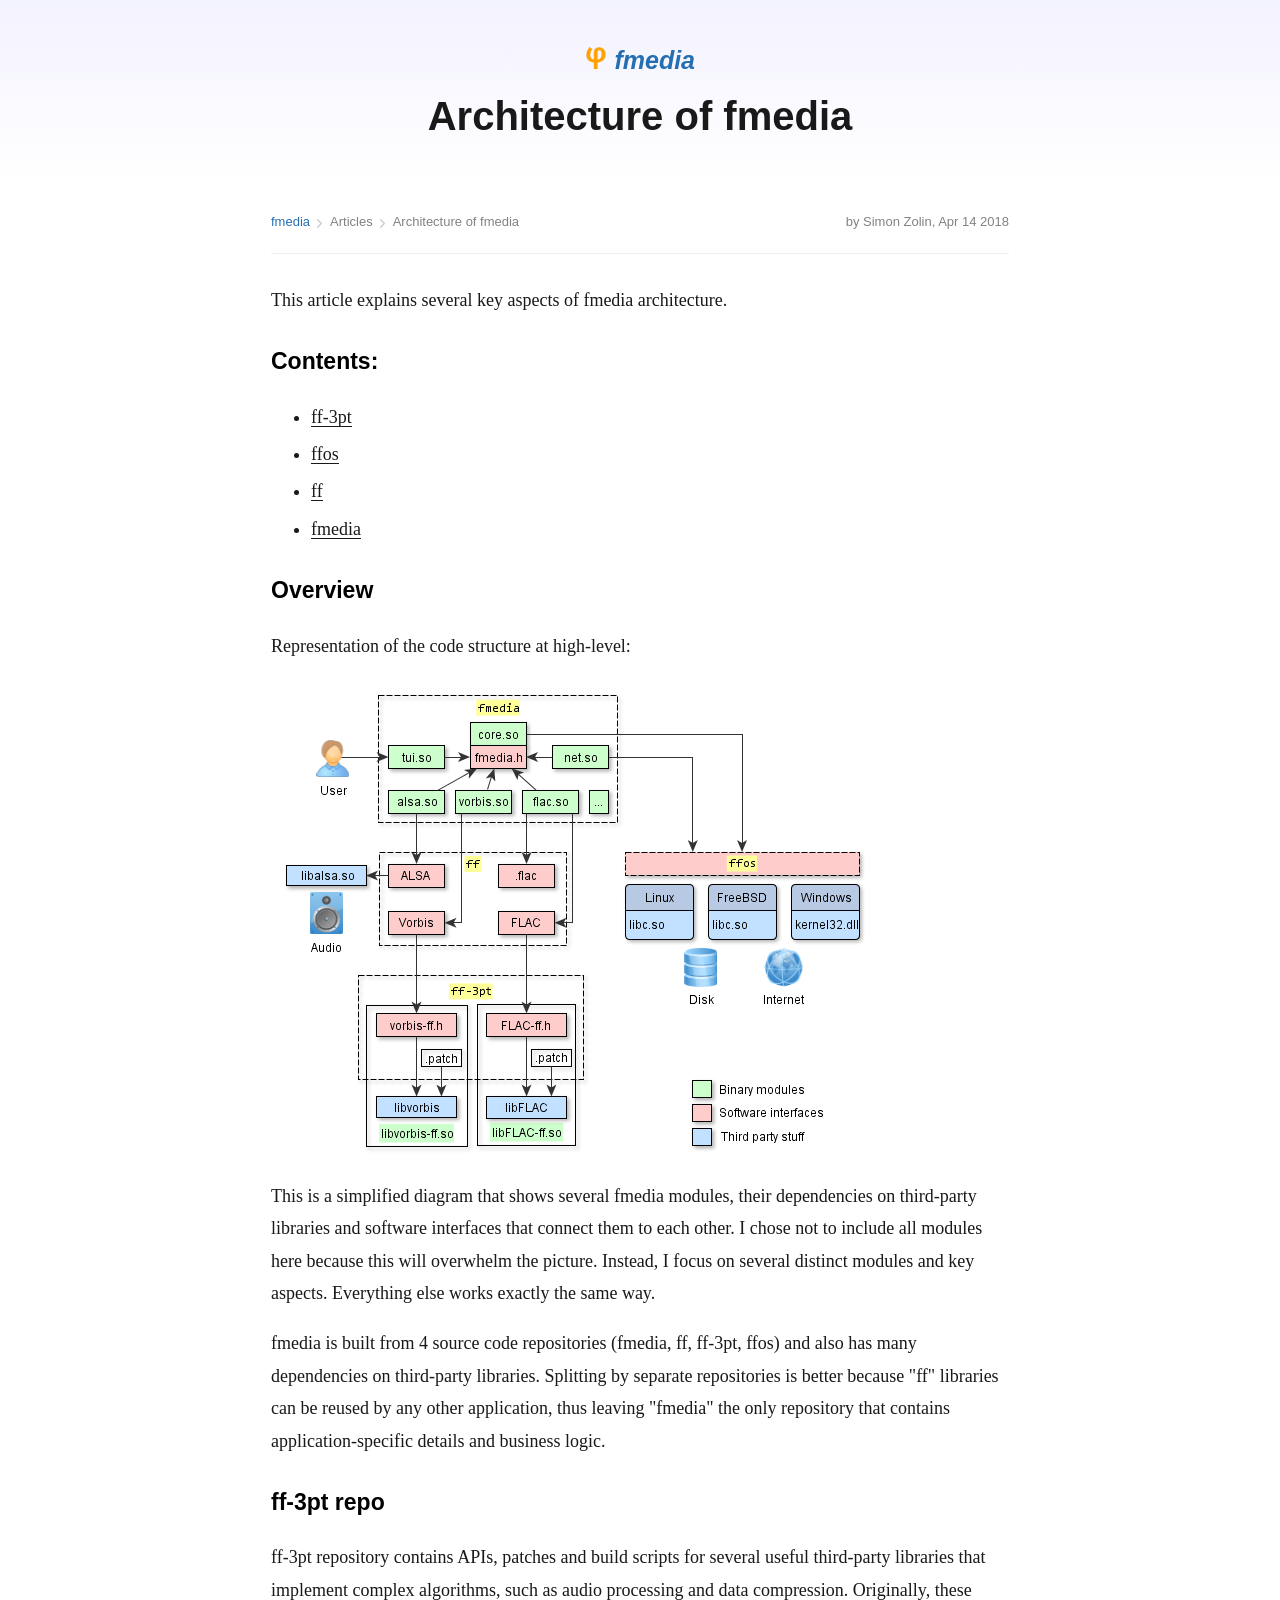
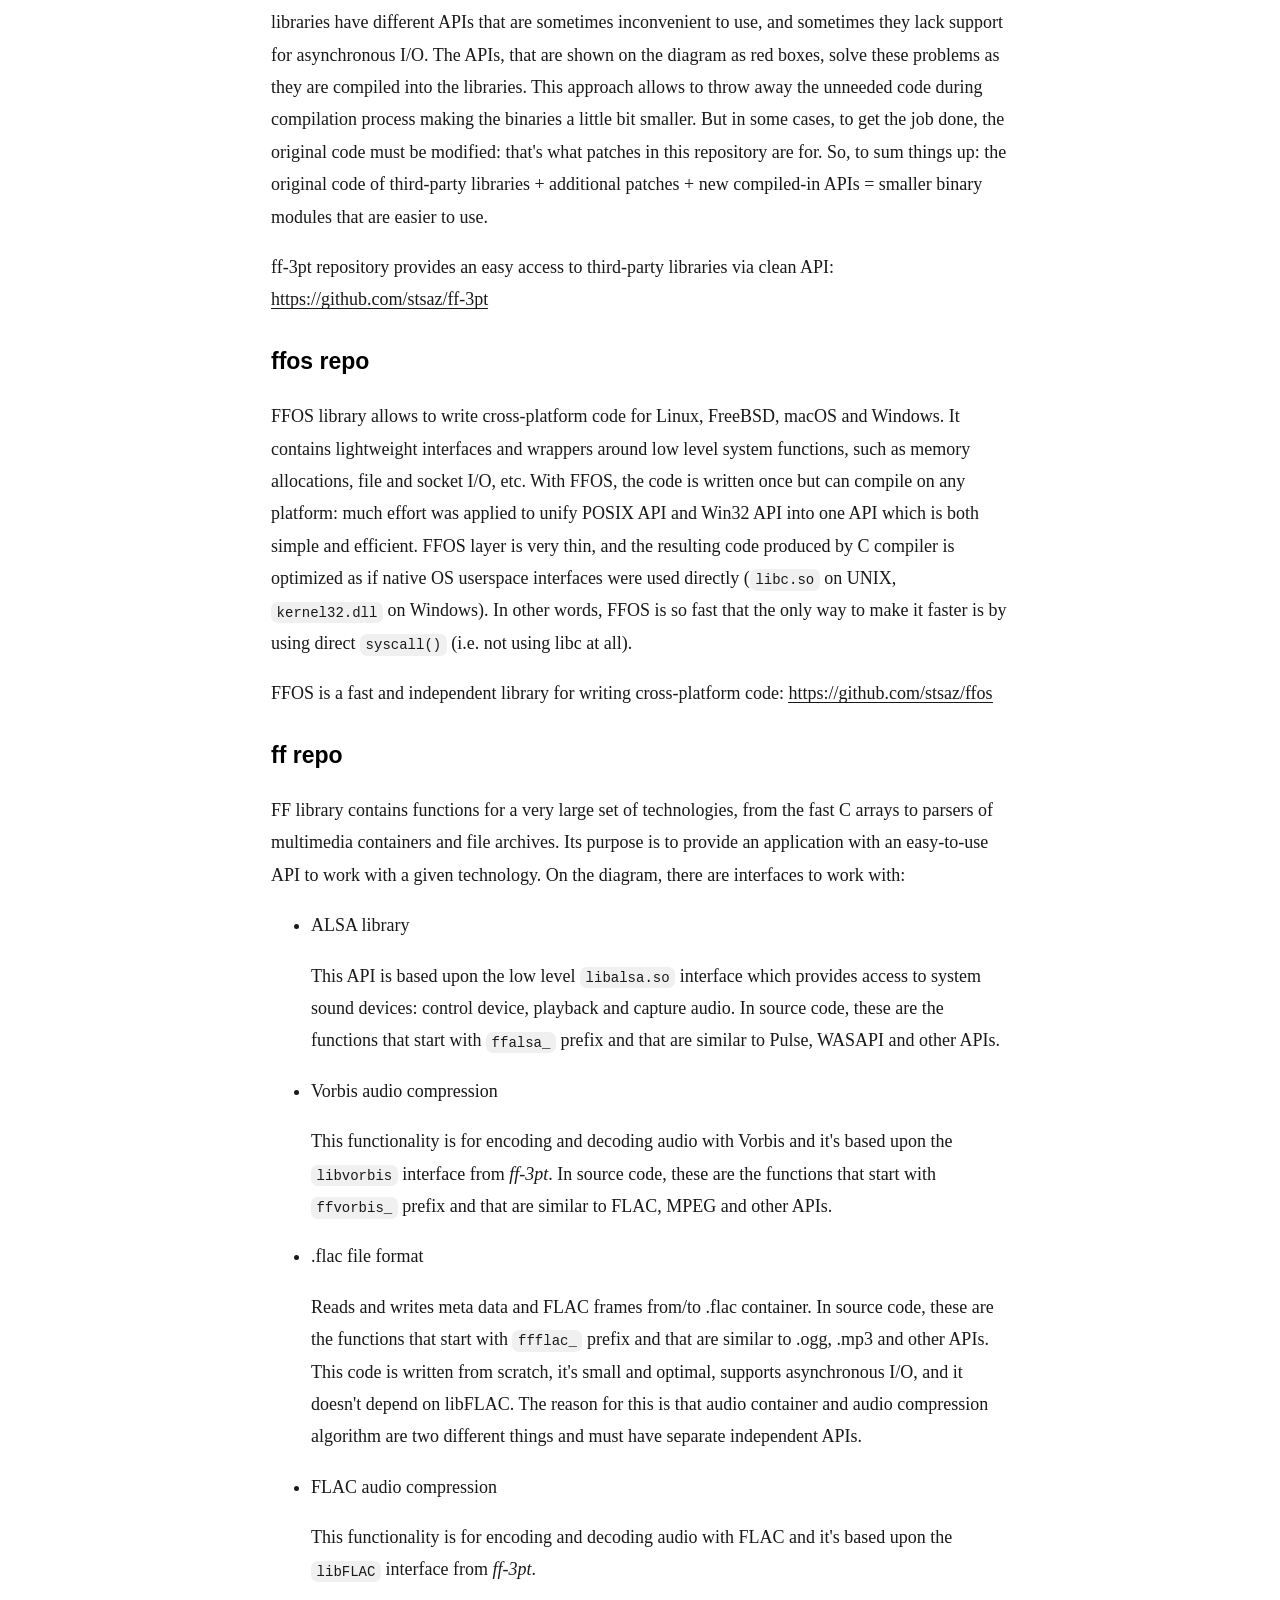
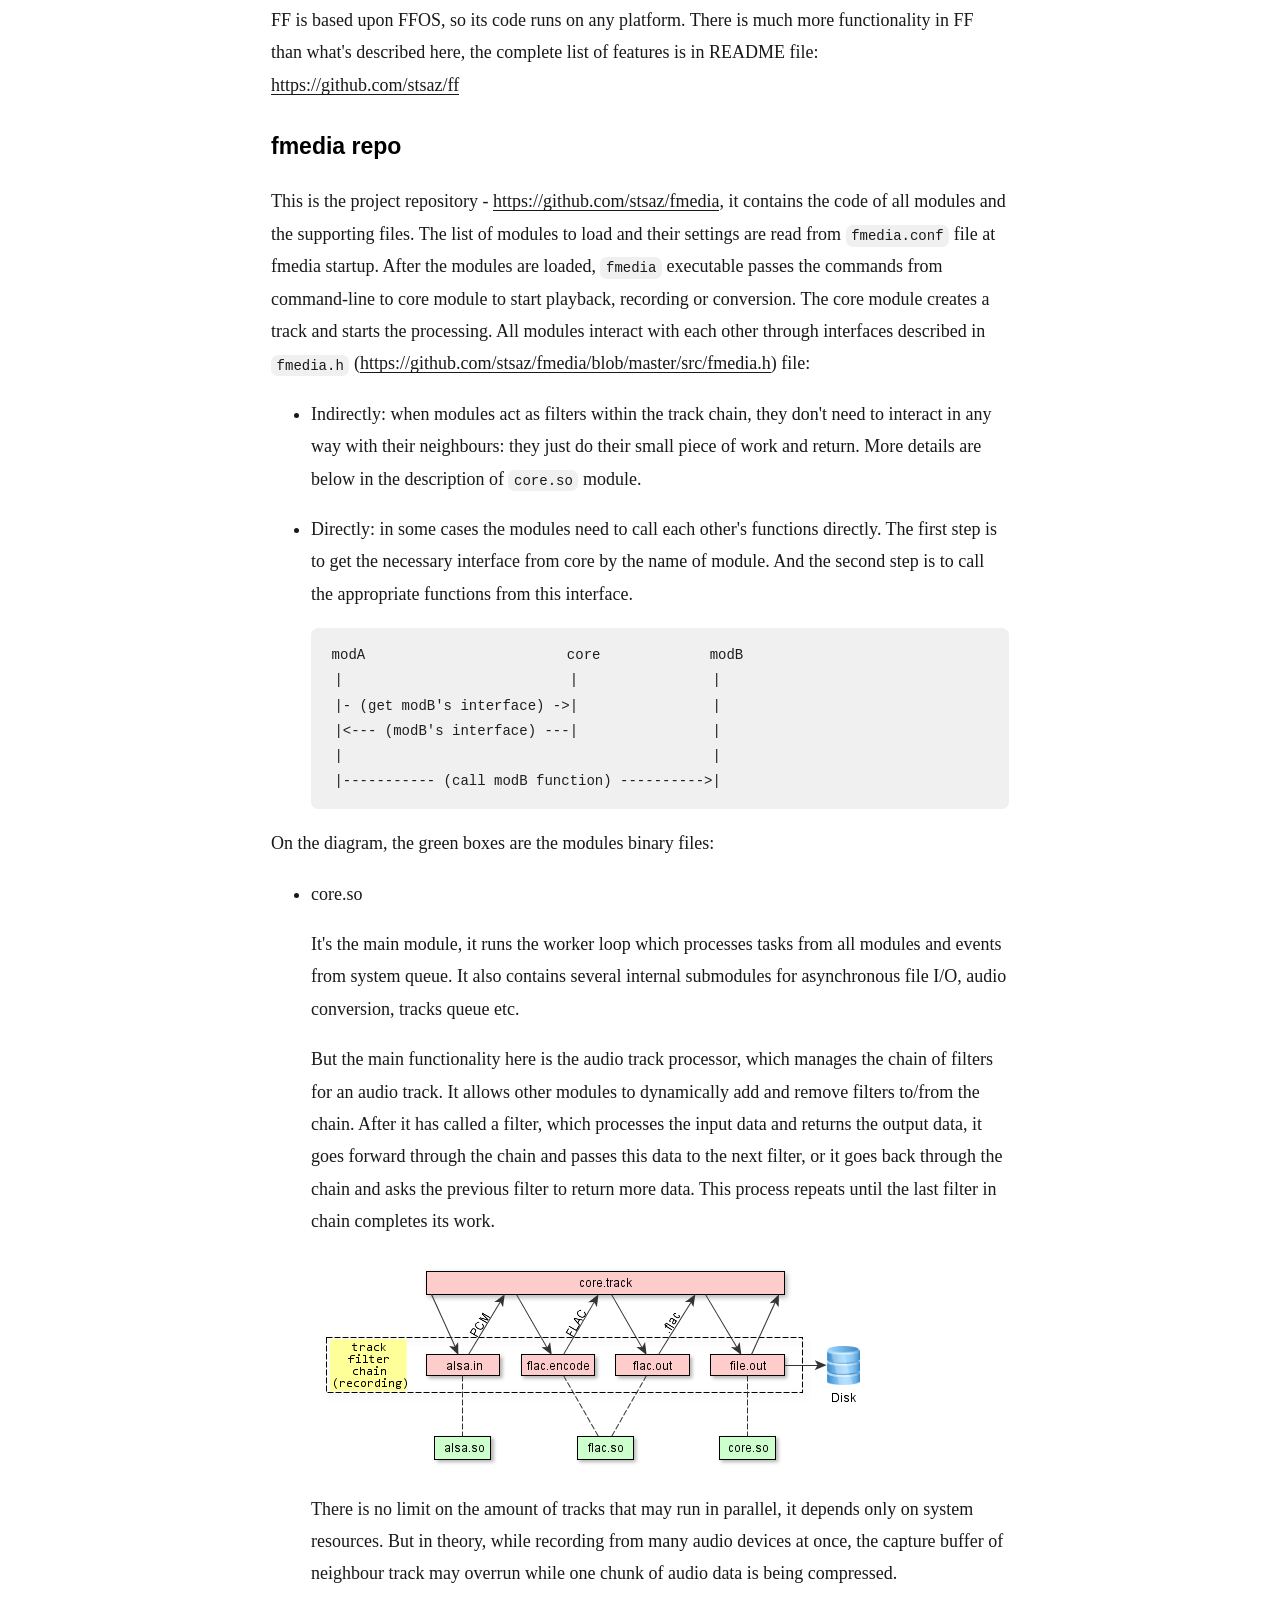
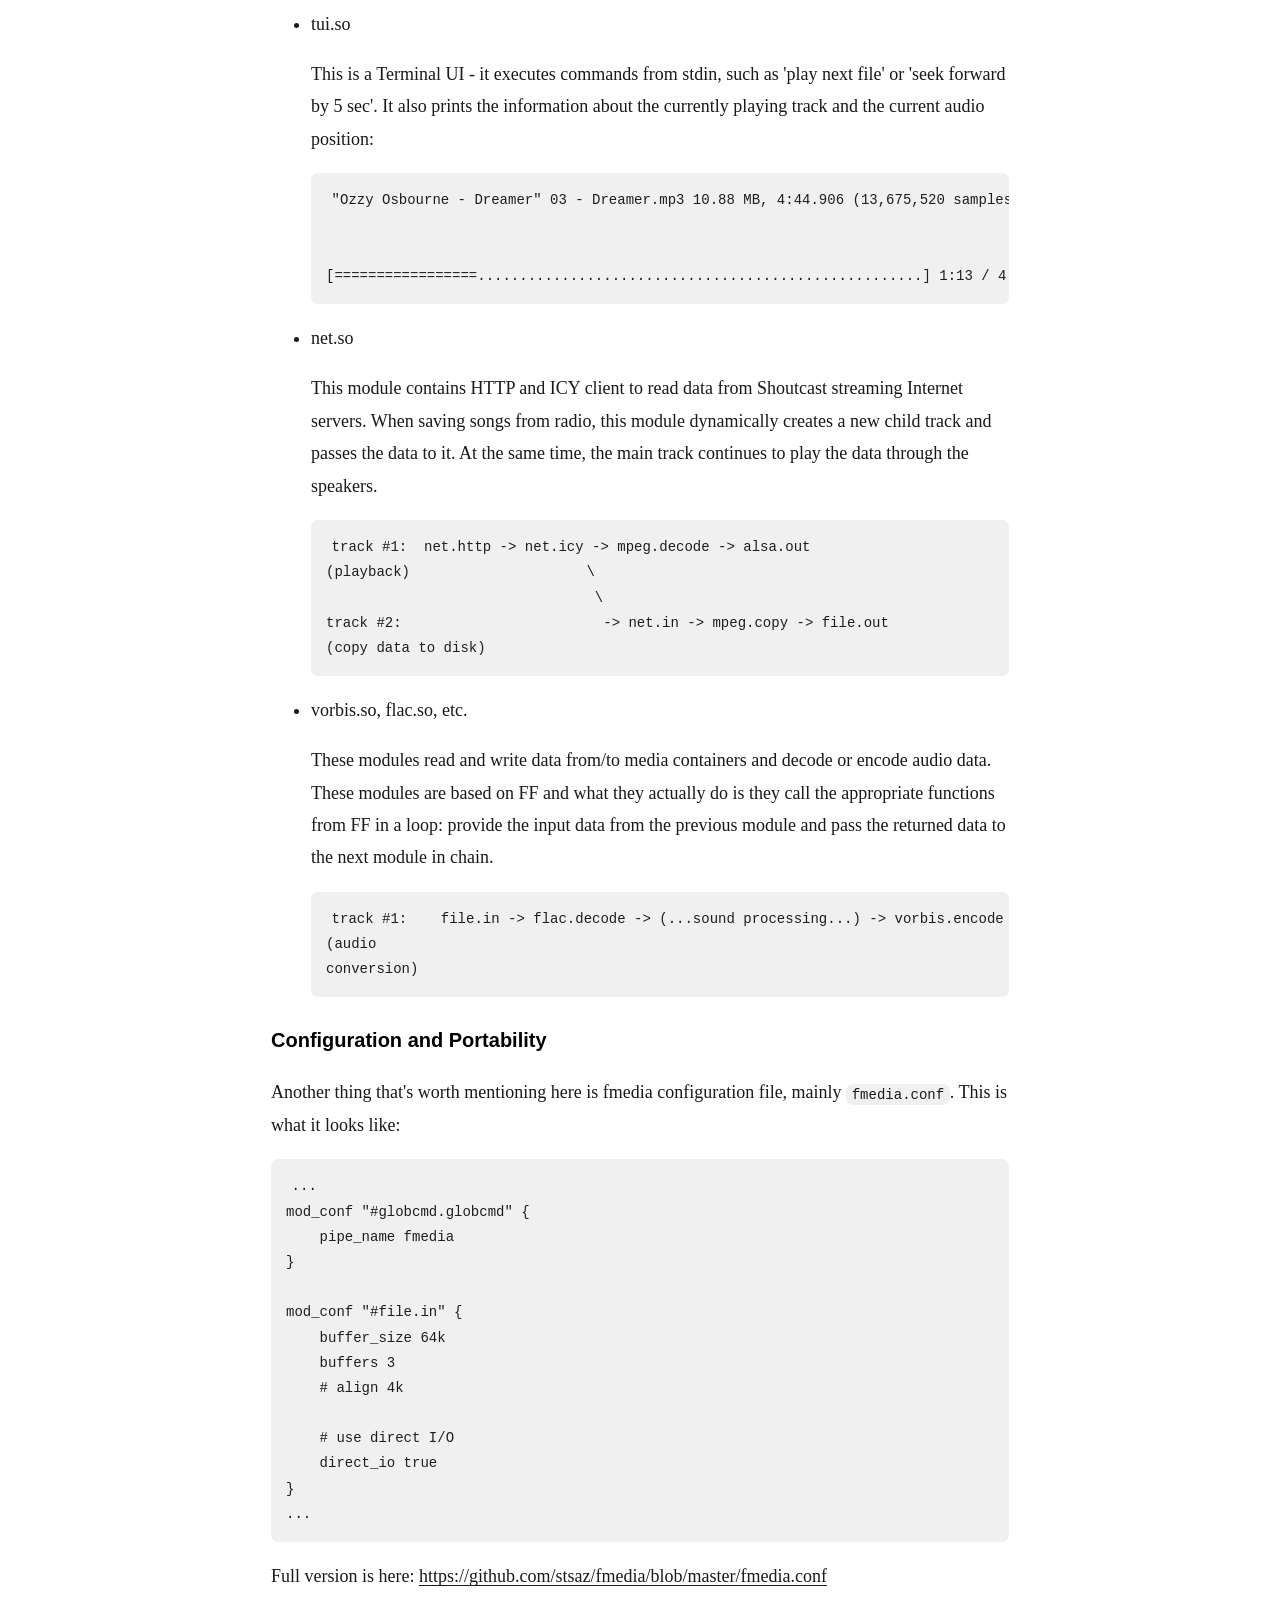
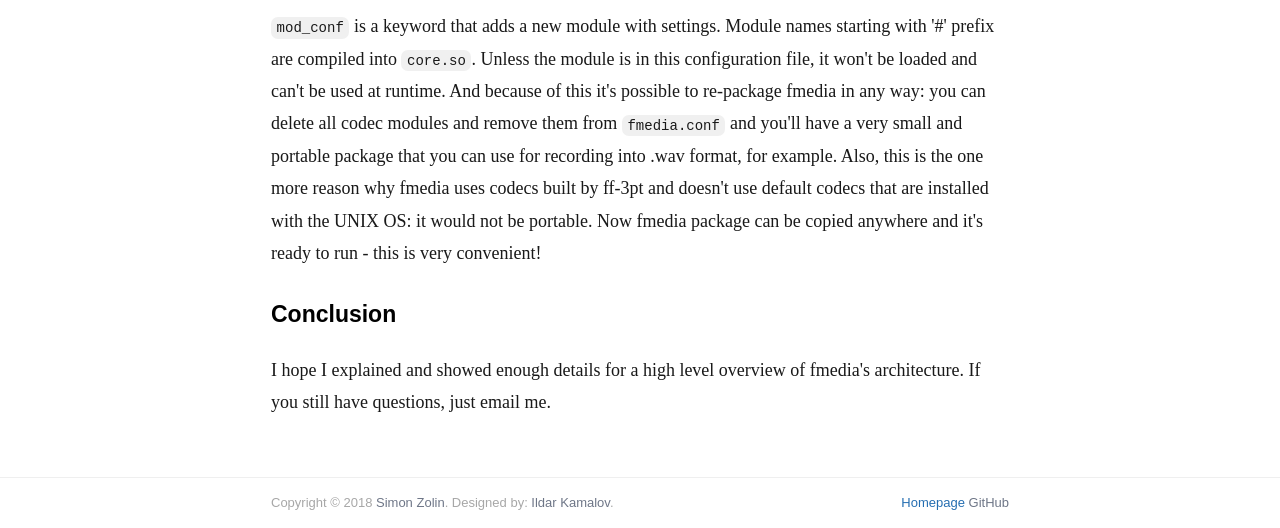
<file: fmedia/arch/index.html>
<!DOCTYPE html>
<html lang="en">
<head>
    <meta charset="utf-8">
    <meta name="viewport" content="width=device-width, initial-scale=1.0">
    <meta http-equiv="X-UA-Compatible" content="ie=edge">
    <title>Architecture of fmedia</title>

    <link href="../css/styles.css" rel="stylesheet" type="text/css">
    <link rel="shortcut icon" href="../img/fmedia.png">
</head>
<body>
    <header class="header header--simple">
        <div class="header__container header__container--simple">
            <div class="logo logo--main">
                <img src="../img/fmedia.png" width="22" height="22" class="logo__img">
                <a href="../" class="logo__link fmedia">fmedia</a>
            </div>
            <h1 class="title title--main title--simple">
                Architecture of fmedia
            </h1>
        </div>
    </header>

    <main class="container">
        <section class="article">
            <div class="article__head">
                <div class="breadcrumbs">
                    <a href="../" class="breadcrumbs__item">fmedia</a>
                    <span class="breadcrumbs__item">Articles</span>
                    <span class="breadcrumbs__item">Architecture of fmedia</span>
                </div>
                <div class="article__date">
                    by Simon Zolin, Apr 14 2018
                </div>
            </div>

            <div class="article__content">
<p>This article explains several key aspects of fmedia architecture.</p>

<h2>Contents:</h2>

<ul>
<li><a href="#ff-3pt">ff-3pt</a></li>
<li><a href="#ffos">ffos</a></li>
<li><a href="#ff">ff</a></li>
<li><a href="#fmedia">fmedia</a></li>
</ul>

<h2>Overview</h2>

<p>Representation of the code structure at high-level:</p>

<p><img src="fmedia-arch.png" alt="" title=""></p>

<p>This is a simplified diagram that shows several fmedia modules, their dependencies on third-party libraries and software interfaces that connect them to each other.  I chose not to include all modules here because this will overwhelm the picture.  Instead, I focus on several distinct modules and key aspects.  Everything else works exactly the same way.</p>

<p>fmedia is built from 4 source code repositories (fmedia, ff, ff-3pt, ffos) and also has many dependencies on third-party libraries.  Splitting by separate repositories is better because "ff" libraries can be reused by any other application, thus leaving "fmedia" the only repository that contains application-specific details and business logic.</p>

<p><a name="ff-3pt"></a></p>

<h2>ff-3pt repo</h2>

<p>ff-3pt repository contains APIs, patches and build scripts for several useful third-party libraries that implement complex algorithms, such as audio processing and data compression.  Originally, these libraries have different APIs that are sometimes inconvenient to use, and sometimes they lack support for asynchronous I/O.  The APIs, that are shown on the diagram as red boxes, solve these problems as they are compiled into the libraries.  This approach allows to throw away the unneeded code during compilation process making the binaries a little bit smaller.  But in some cases, to get the job done, the original code must be modified: that's what patches in this repository are for.  So, to sum things up: the original code of third-party libraries + additional patches + new compiled-in APIs = smaller binary modules that are easier to use.</p>

<p>ff-3pt repository provides an easy access to third-party libraries via clean API: <a href="https://github.com/stsaz/ff-3pt">https://github.com/stsaz/ff-3pt</a></p>

<p><a name="ffos"></a></p>

<h2>ffos repo</h2>

<p>FFOS library allows to write cross-platform code for Linux, FreeBSD, macOS and Windows.  It contains lightweight interfaces and wrappers around low level system functions, such as memory allocations, file and socket I/O, etc.  With FFOS, the code is written once but can compile on any platform: much effort was applied to unify POSIX API and Win32 API into one API which is both simple and efficient.  FFOS layer is very thin, and the resulting code produced by C compiler is optimized as if native OS userspace interfaces were used directly (<code>libc.so</code> on UNIX, <code>kernel32.dll</code> on Windows).  In other words, FFOS is so fast that the only way to make it faster is by using direct <code>syscall()</code> (i.e. not using libc at all).</p>

<p>FFOS is a fast and independent library for writing cross-platform code: <a href="https://github.com/stsaz/ffos">https://github.com/stsaz/ffos</a></p>

<p><a name="ff"></a></p>

<h2>ff repo</h2>

<p>FF library contains functions for a very large set of technologies, from the fast C arrays to parsers of multimedia containers and file archives.  Its purpose is to provide an application with an easy-to-use API to work with a given technology.  On the diagram, there are interfaces to work with:</p>

<ul>
<li><p>ALSA library</p>

<p>This API is based upon the low level <code>libalsa.so</code> interface which provides access to system sound devices: control device, playback and capture audio.  In source code, these are the functions that start with <code>ffalsa_</code> prefix and that are similar to Pulse, WASAPI and other APIs.</p></li>
<li><p>Vorbis audio compression</p>

<p>This functionality is for encoding and decoding audio with Vorbis and it's based upon the <code>libvorbis</code> interface from <em>ff-3pt</em>.  In source code, these are the functions that start with <code>ffvorbis_</code> prefix and that are similar to FLAC, MPEG and other APIs.</p></li>
<li><p>.flac file format</p>

<p>Reads and writes meta data and FLAC frames from/to .flac container.  In source code, these are the functions that start with <code>ffflac_</code> prefix and that are similar to .ogg, .mp3 and other APIs.  This code is written from scratch, it's small and optimal, supports asynchronous I/O, and it doesn't depend on libFLAC.  The reason for this is that audio container and audio compression algorithm are two different things and must have separate independent APIs.</p></li>
<li><p>FLAC audio compression</p>

<p>This functionality is for encoding and decoding audio with FLAC and it's based upon the <code>libFLAC</code> interface from <em>ff-3pt</em>.</p></li>
</ul>

<p>FF is based upon FFOS, so its code runs on any platform.
There is much more functionality in FF than what's described here, the complete list of features is in README file: <a href="https://github.com/stsaz/ff">https://github.com/stsaz/ff</a></p>

<p><a name="fmedia"></a></p>

<h2>fmedia repo</h2>

<p>This is the project repository - <a href="https://github.com/stsaz/fmedia">https://github.com/stsaz/fmedia</a>, it contains the code of all modules and the supporting files.  The list of modules to load and their settings are read from <code>fmedia.conf</code> file at fmedia startup.  After the modules are loaded, <code>fmedia</code> executable passes the commands from command-line to core module to start playback, recording or conversion.  The core module creates a track and starts the processing.  All modules interact with each other through interfaces described in <code>fmedia.h</code> (<a href="https://github.com/stsaz/fmedia/blob/master/src/fmedia.h">https://github.com/stsaz/fmedia/blob/master/src/fmedia.h</a>) file:</p>

<ul>
<li><p>Indirectly: when modules act as filters within the track chain, they don't need to interact in any way with their neighbours: they just do their small piece of work and return.  More details are below in the description of <code>core.so</code> module.</p></li>
<li><p>Directly: in some cases the modules need to call each other's functions directly.  The first step is to get the necessary interface from core by the name of module.  And the second step is to call the appropriate functions from this interface.</p>

<pre><code>modA                        core             modB
 |                           |                |
 |- (get modB's interface) -&gt;|                |
 |&lt;--- (modB's interface) ---|                |
 |                                            |
 |----------- (call modB function) ----------&gt;|
</code></pre></li>
</ul>

<p>On the diagram, the green boxes are the modules binary files:</p>

<ul>
<li><p>core.so</p>

<p>It's the main module, it runs the worker loop which processes tasks from all modules and events from system queue.  It also contains several internal submodules for asynchronous file I/O, audio conversion, tracks queue etc.</p>

<p>But the main functionality here is the audio track processor, which manages the chain of filters for an audio track.  It allows other modules to dynamically add and remove filters to/from the chain.  After it has called a filter, which processes the input data and returns the output data, it goes forward through the chain and passes this data to the next filter, or it goes back through the chain and asks the previous filter to return more data.  This process repeats until the last filter in chain completes its work.</p>

<p><img src="fmedia-track.png" alt="" title=""></p>

<p>There is no limit on the amount of tracks that may run in parallel, it depends only on system resources.  But in theory, while recording from many audio devices at once, the capture buffer of neighbour track may overrun while one chunk of audio data is being compressed.</p></li>
<li><p>tui.so</p>

<p>This is a Terminal UI - it executes commands from stdin, such as 'play next file' or 'seek forward by 5 sec'.  It also prints the information about the currently playing track and the current audio position:</p>

<pre><code>"Ozzy Osbourne - Dreamer" 03 - Dreamer.mp3 10.88 MB, 4:44.906 (13,675,520 samples), 320 kbps, MPEG, 48000 Hz, float32, stereo


[=================.....................................................] 1:13 / 4:44
</code></pre></li>
<li><p>net.so</p>

<p>This module contains HTTP and ICY client to read data from Shoutcast streaming Internet servers.  When saving songs from radio, this module dynamically creates a new child track and passes the data to it.  At the same time, the main track continues to play the data through the speakers.</p>

<pre><code>track #1:  net.http -&gt; net.icy -&gt; mpeg.decode -&gt; alsa.out
(playback)                     \
                                \
track #2:                        -&gt; net.in -&gt; mpeg.copy -&gt; file.out
(copy data to disk)
</code></pre></li>
<li><p>vorbis.so, flac.so, etc.</p>

<p>These modules read and write data from/to media containers and decode or encode audio data.  These modules are based on FF and what they actually do is they call the appropriate functions from FF in a loop: provide the input data from the previous module and pass the returned data to the next module in chain.</p>

<pre><code>track #1:    file.in -&gt; flac.decode -&gt; (...sound processing...) -&gt; vorbis.encode -&gt; ogg.out -&gt; file.out
(audio
conversion)
</code></pre></li>
</ul>

<h3>Configuration and Portability</h3>

<p>Another thing that's worth mentioning here is fmedia configuration file, mainly <code>fmedia.conf</code>.  This is what it looks like:</p>

<pre><code>...
mod_conf "#globcmd.globcmd" {
    pipe_name fmedia
}

mod_conf "#file.in" {
    buffer_size 64k
    buffers 3
    # align 4k

    # use direct I/O
    direct_io true
}
...
</code></pre>

<p>Full version is here: <a href="https://github.com/stsaz/fmedia/blob/master/fmedia.conf">https://github.com/stsaz/fmedia/blob/master/fmedia.conf</a></p>

<p><code>mod_conf</code> is a keyword that adds a new module with settings.  Module names starting with '#' prefix are compiled into <code>core.so</code>.  Unless the module is in this configuration file, it won't be loaded and can't be used at runtime.  And because of this it's possible to re-package fmedia in any way: you can delete all codec modules and remove them from <code>fmedia.conf</code> and you'll have a very small and portable package that you can use for recording into .wav format, for example.  Also, this is the one more reason why fmedia uses codecs built by ff-3pt and doesn't use default codecs that are installed with the UNIX OS: it would not be portable.  Now fmedia package can be copied anywhere and it's ready to run - this is very convenient!</p>

<h2>Conclusion</h2>

<p>I hope I explained and showed enough details for a high level overview of fmedia's architecture.  If you still have questions, just email me.</p>

            </div>
        </section>
    </main>

    <footer class="footer">
        <div class="footer__container">
            <p class="footer__text">
                Copyright &copy;
                <span class="footer__year">2018</span>
                <a href="https://github.com/stsaz/" class="footer__link footer__link--copyright">Simon Zolin</a>. Designed by:
                <a href="https://github.com/IldarKamalov"  class="footer__link footer__link--copyright">Ildar Kamalov</a>.
            </p>
            <nav class="footer__menu">
                <a href="../ class="footer__link">Homepage</a>
                <a href="https://github.com/stsaz/fmedia" target="_blank" class="footer__link">GitHub</a>
            </nav>
        </div>
    </footer>

</body>

</html>
</file>
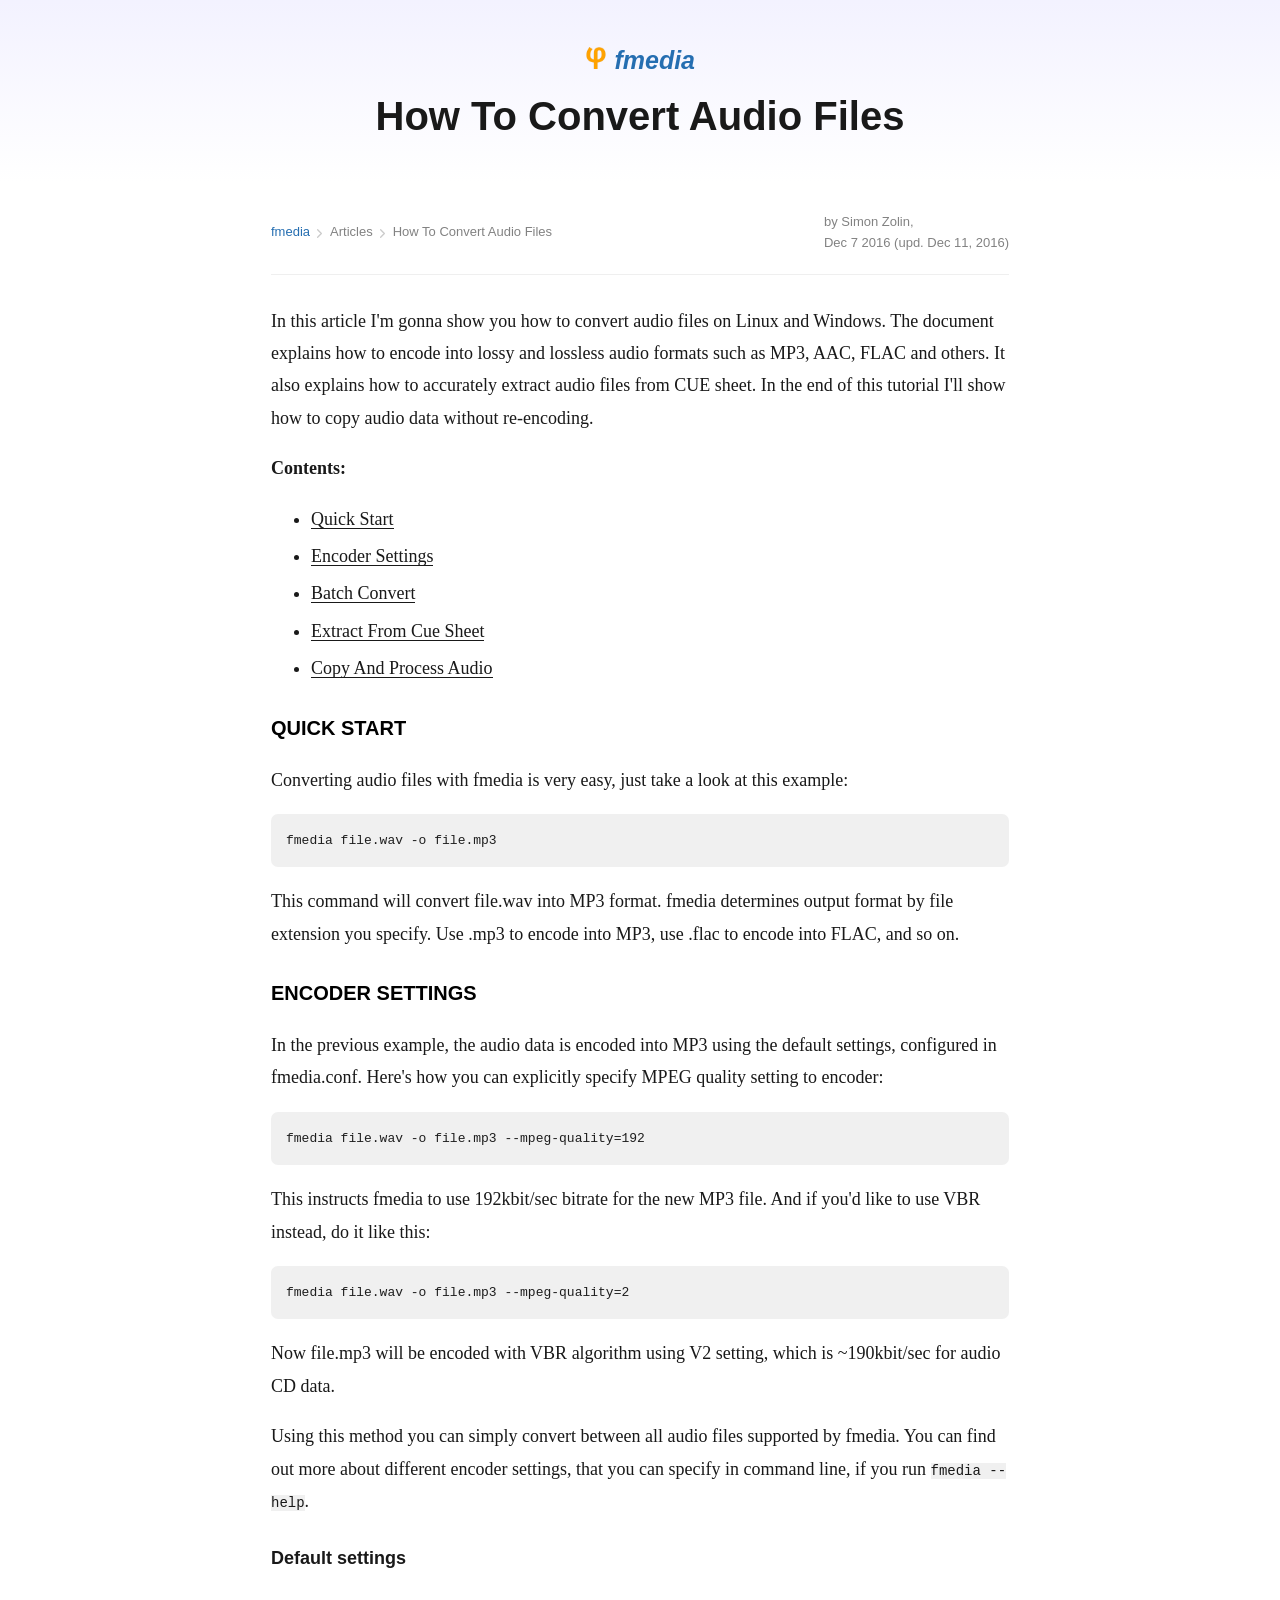
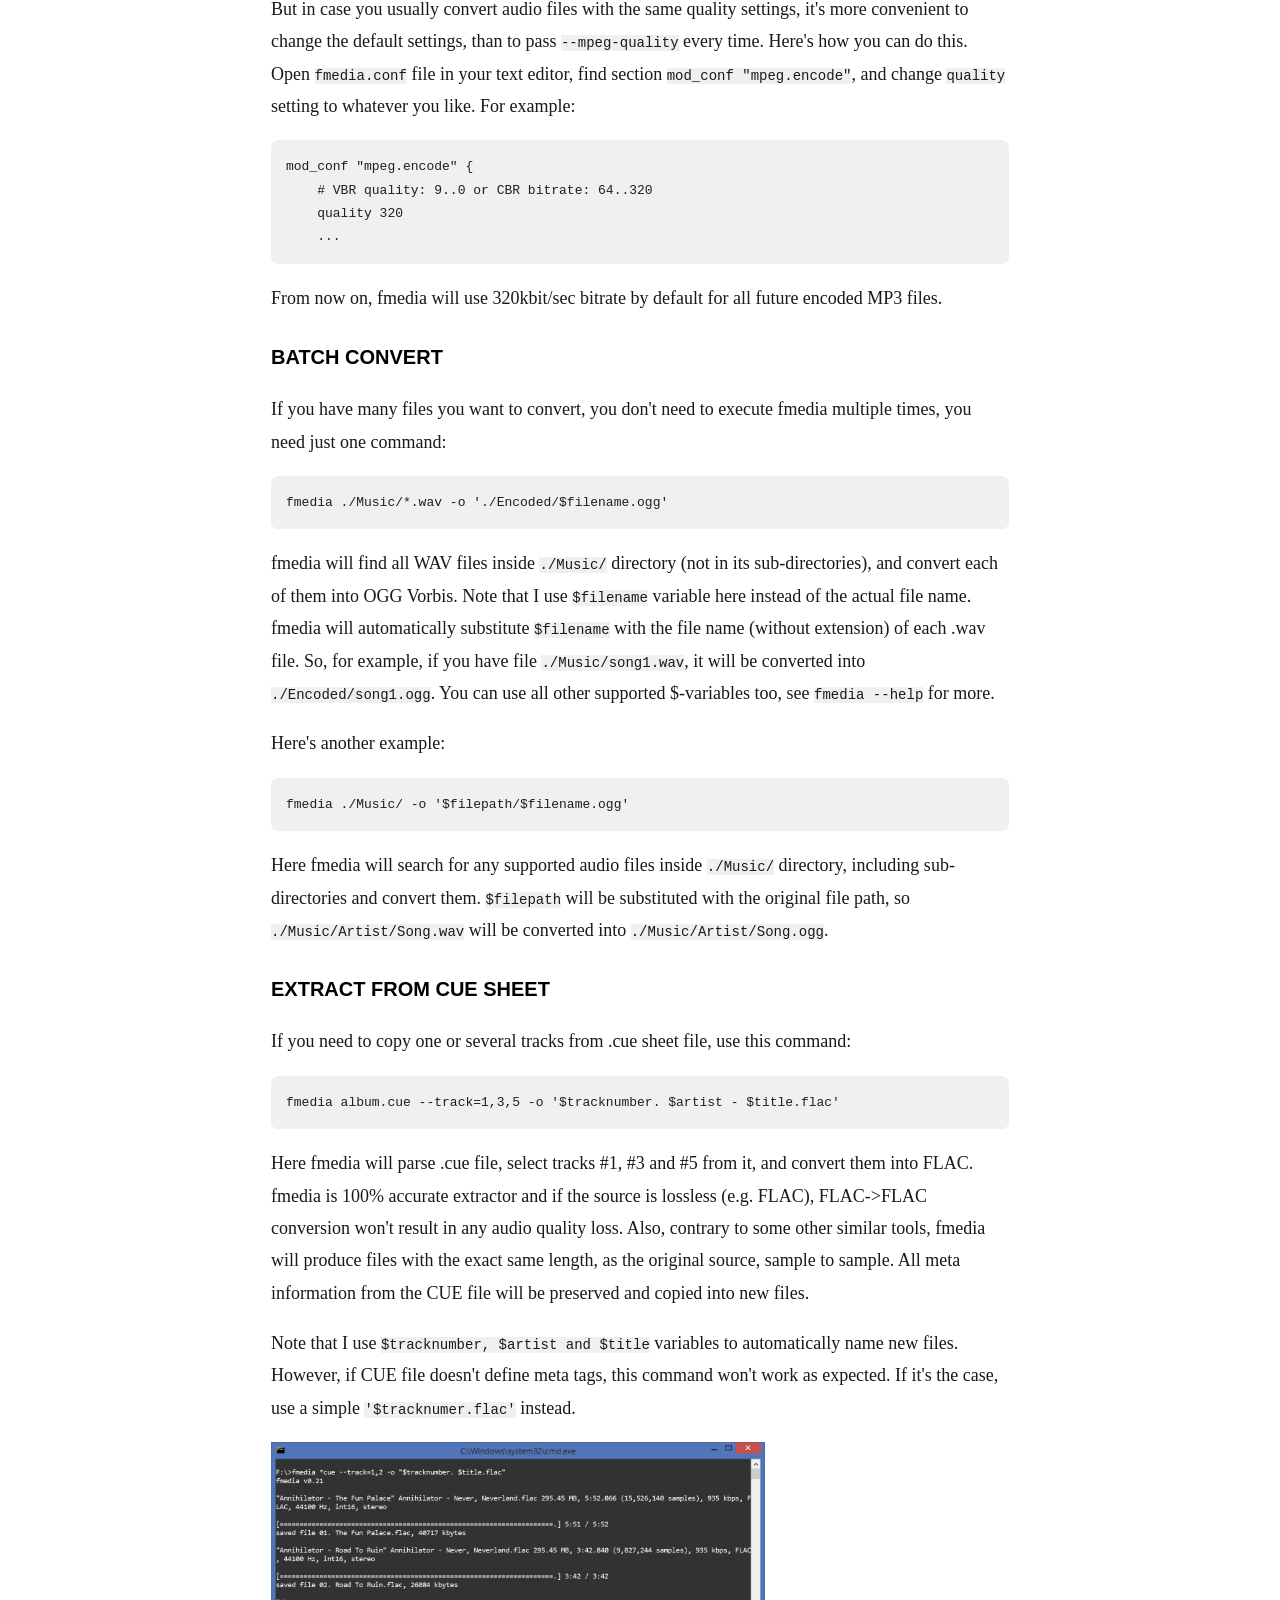
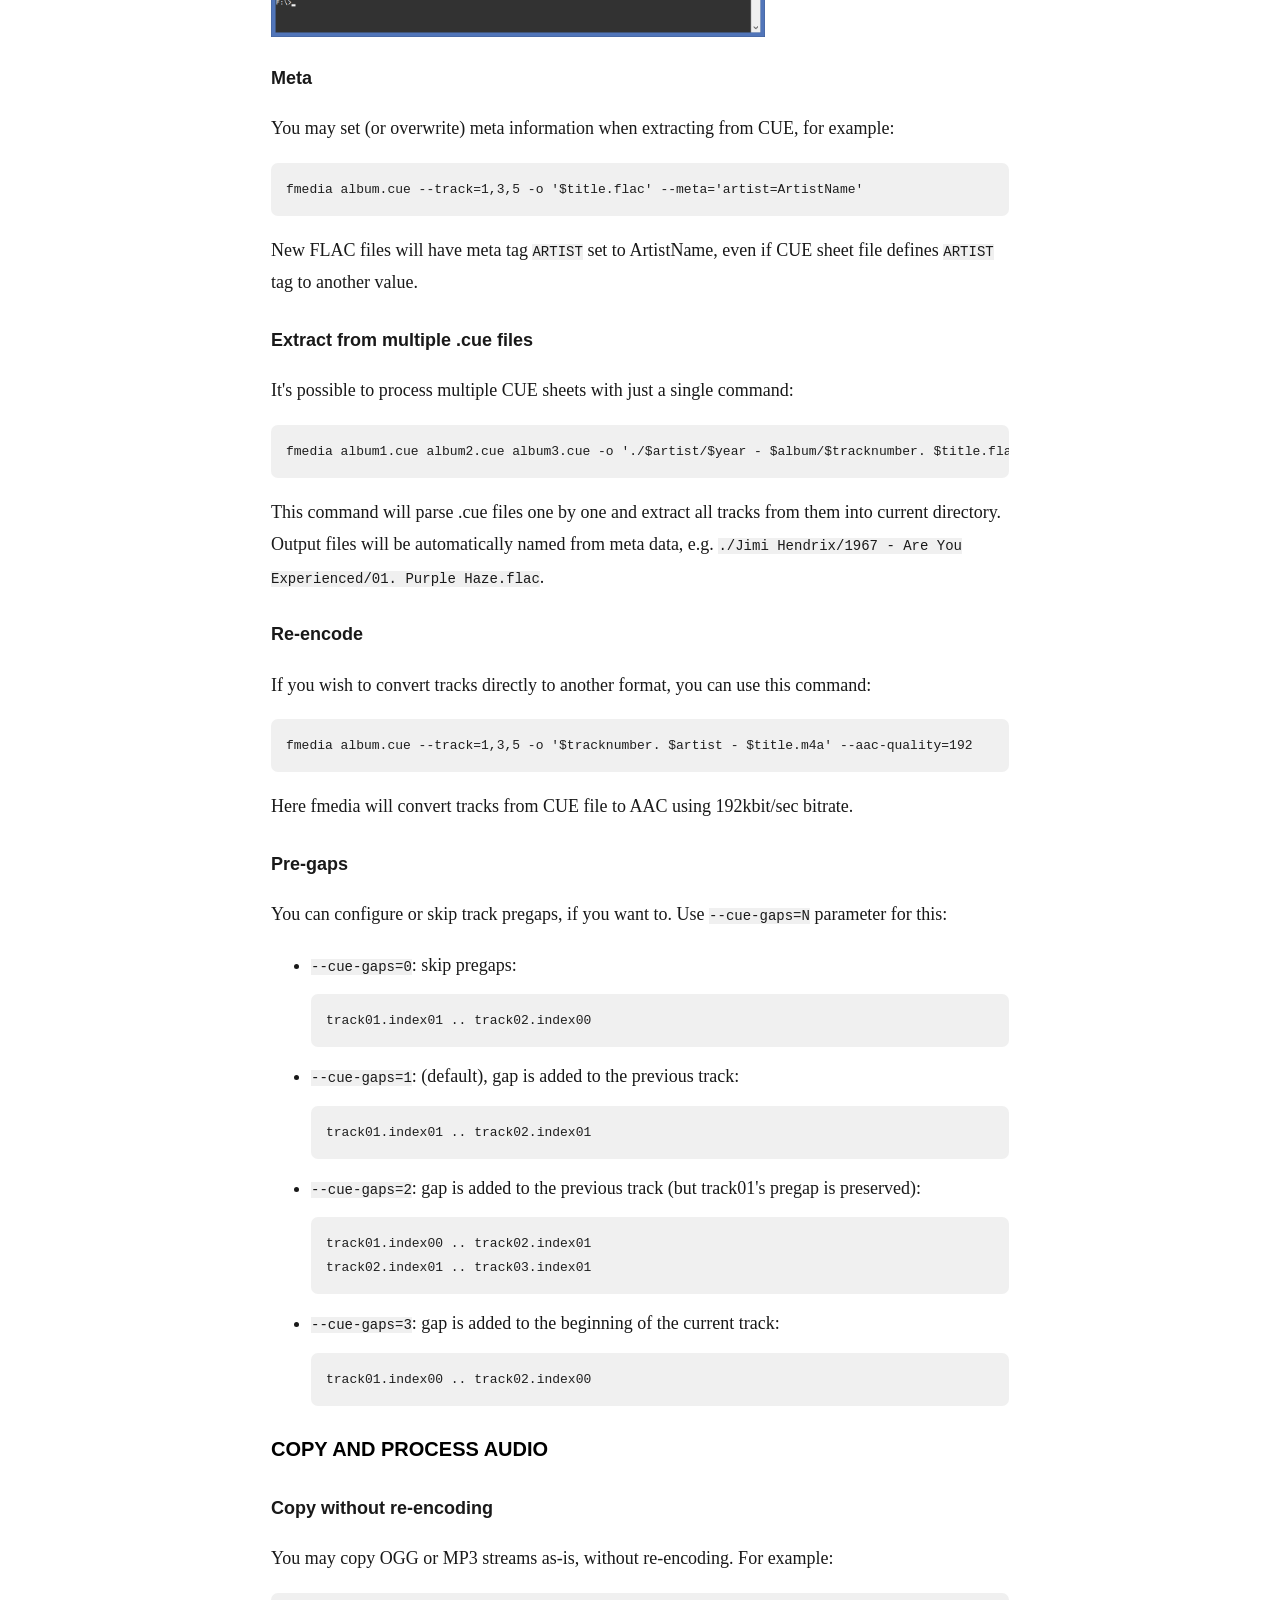
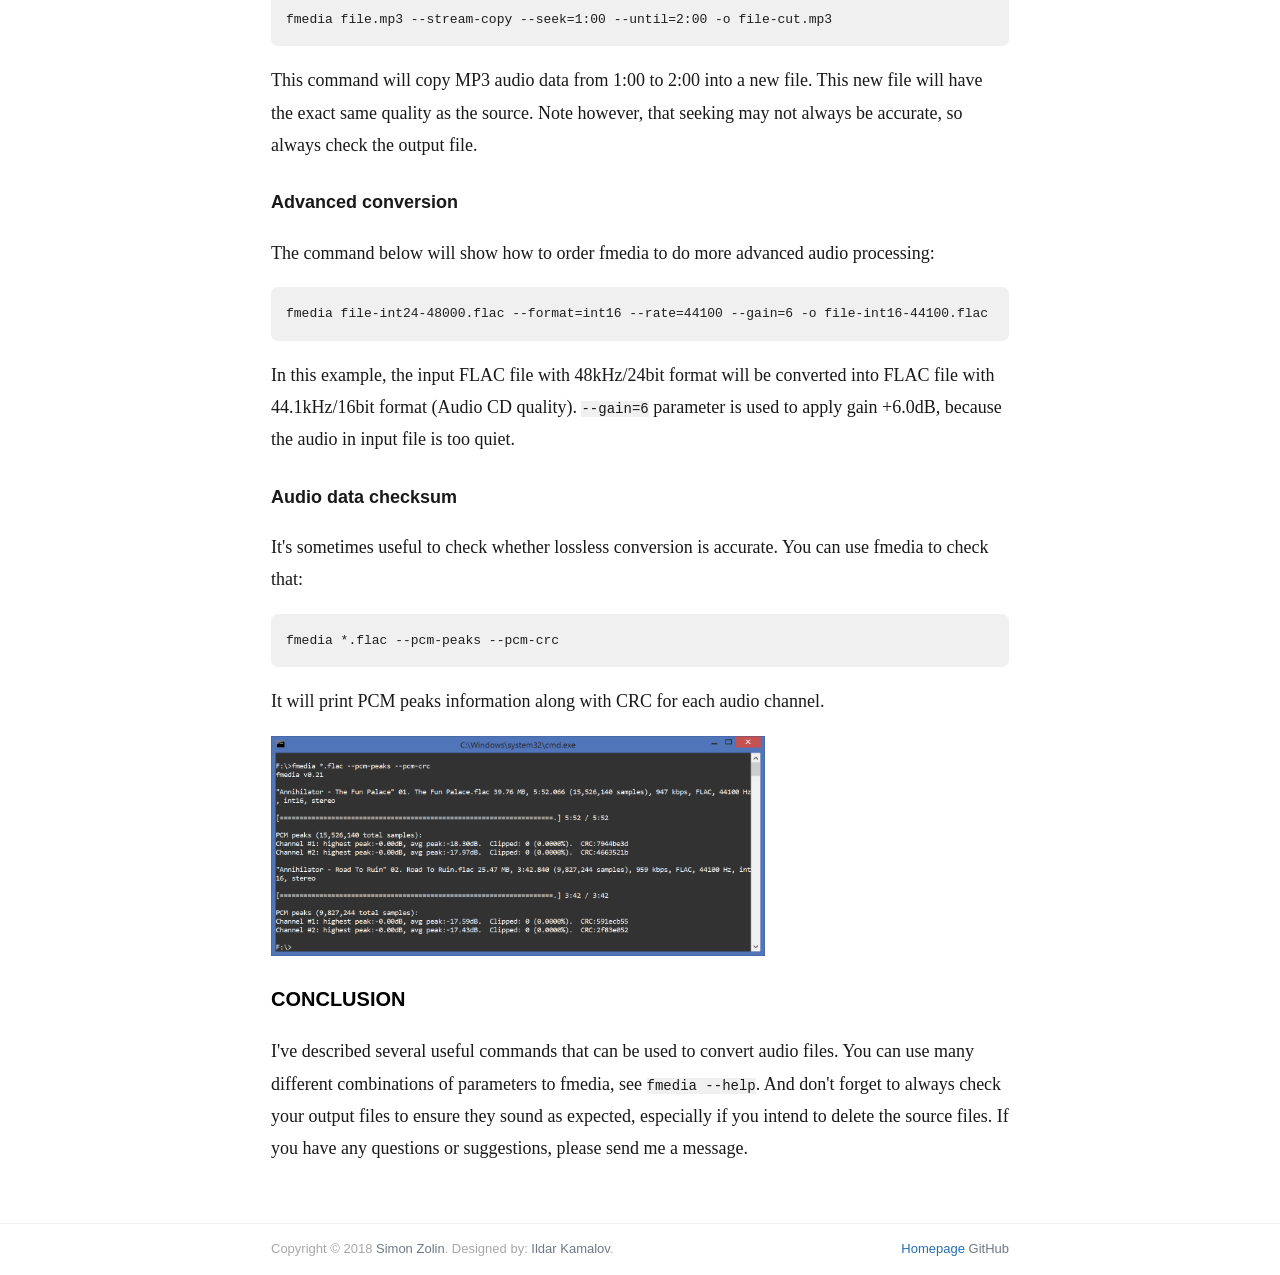
<file: fmedia/audio-convert/index.html>
<!DOCTYPE html>
<html lang="en">
<head>
    <meta charset="utf-8">
    <meta name="viewport" content="width=device-width, initial-scale=1.0">
    <meta http-equiv="X-UA-Compatible" content="ie=edge">
    <title>How To Convert Audio Files</title>

    <link href="../css/styles.css" rel="stylesheet" type="text/css">
    <link rel="shortcut icon" href="../img/fmedia.png">
</head>
<body>
    <header class="header header--simple">
        <div class="header__container header__container--simple">
            <div class="logo logo--main">
                <img src="../img/fmedia.png" width="22" height="22" class="logo__img">
                <a href="../" class="logo__link fmedia">fmedia</a>
            </div>
            <h1 class="title title--main title--simple title--article">
                How To Convert Audio Files
            </h1>
        </div>
    </header>

    <main class="container">
        <section class="article">
            <div class="article__head">
                <div class="breadcrumbs">
                    <a href="../" class="breadcrumbs__item">fmedia</a>
                    <span class="breadcrumbs__item">Articles</span>
                    <span class="breadcrumbs__item">How To Convert Audio Files</span>
                </div>
                <div class="article__date">
                    by Simon Zolin,
                    <span class="article__with-update">Dec 7 2016 (upd. Dec 11, 2016)</span>
                </div>
            </div>

            <div class="article__content">
<p>In this article I'm gonna show you how to convert audio files on Linux and Windows.  The document explains how to encode into lossy and lossless audio formats such as MP3, AAC, FLAC and others.  It also explains how to accurately extract audio files from CUE sheet.  In the end of this tutorial I'll show how to copy audio data without re-encoding.</p>

<p><b>Contents:</b>
<ul>
    <li><a href="#quickstart">Quick Start</a></li>
    <li><a href="#enc_sett">Encoder Settings</a></li>
    <li><a href="#batch">Batch Convert</a></li>
    <li><a href="#cue">Extract From Cue Sheet</a></li>
    <li><a href="#copy">Copy And Process Audio</a></li>
</ul></p>


<a name="quickstart"><h3>QUICK START</h3></a>

<p>Converting audio files with fmedia is very easy, just take a look at this example:</p>

<pre>fmedia file.wav -o file.mp3</pre>

<p>This command will convert file.wav into MP3 format.  fmedia determines output format by file extension you specify.  Use .mp3 to encode into MP3, use .flac to encode into FLAC, and so on.</p>


<a name="enc_sett"><h3>ENCODER SETTINGS</h3></a>

<p>In the previous example, the audio data is encoded into MP3 using the default settings, configured in fmedia.conf.  Here's how you can explicitly specify MPEG quality setting to encoder:</p>

<pre>fmedia file.wav -o file.mp3 --mpeg-quality=192</pre>

<p>This instructs fmedia to use 192kbit/sec bitrate for the new MP3 file.  And if you'd like to use VBR instead, do it like this:</p>

<pre>fmedia file.wav -o file.mp3 --mpeg-quality=2</pre>

<p>Now file.mp3 will be encoded with VBR algorithm using V2 setting, which is ~190kbit/sec for audio CD data.</p>

<p>Using this method you can simply convert between all audio files supported by fmedia.  You can find out more about different encoder settings, that you can specify in command line, if you run <span class="code">fmedia --help</span>.</p>

<h4>Default settings</h4>

<p>But in case you usually convert audio files with the same quality settings, it's more convenient to change the default settings, than to pass <span class="code">--mpeg-quality</span> every time.  Here's how you can do this.  Open <span class="code">fmedia.conf</span> file in your text editor, find section <span class="code">mod_conf "mpeg.encode"</span>, and change <span class="code">quality</span> setting to whatever you like.  For example:</p>

<pre>mod_conf "mpeg.encode" {
    # VBR quality: 9..0 or CBR bitrate: 64..320
    quality 320
    ...</pre>

<p>From now on, fmedia will use 320kbit/sec bitrate by default for all future encoded MP3 files.</p>


<a name="batch"><h3>BATCH CONVERT</h3></a>

<p>If you have many files you want to convert, you don't need to execute fmedia multiple times, you need just one command:</p>

<pre>fmedia ./Music/*.wav -o './Encoded/$filename.ogg'</pre>

<p>fmedia will find all WAV files inside <span class="code">./Music/</span> directory (not in its sub-directories), and convert each of them into OGG Vorbis.  Note that I use <span class="code">$filename</span> variable here instead of the actual file name.  fmedia will automatically substitute <span class="code">$filename</span> with the file name (without extension) of each .wav file.  So, for example, if you have file <span class="code">./Music/song1.wav</span>, it will be converted into <span class="code">./Encoded/song1.ogg</span>.  You can use all other supported $-variables too, see <span class="code">fmedia --help</span> for more.</p>

<p>Here's another example:</p>

<pre>fmedia ./Music/ -o '$filepath/$filename.ogg'</pre>

<p>Here fmedia will search for any supported audio files inside <span class="code">./Music/</span> directory, including sub-directories and convert them.  <span class="code">$filepath</span> will be substituted with the original file path, so <span class="code">./Music/Artist/Song.wav</span> will be converted into <span class="code">./Music/Artist/Song.ogg</span>.</p>


<a name="cue"><h3>EXTRACT FROM CUE SHEET</h3></a>

<p>If you need to copy one or several tracks from .cue sheet file, use this command:</p>

<pre>fmedia album.cue --track=1,3,5 -o '$tracknumber. $artist - $title.flac'</pre>

<p>Here fmedia will parse .cue file, select tracks #1, #3 and #5 from it, and convert them into FLAC.  fmedia is 100% accurate extractor and if the source is lossless (e.g. FLAC), FLAC->FLAC conversion won't result in any audio quality loss.  Also, contrary to some other similar tools, fmedia will produce files with the exact same length, as the original source, sample to sample.  All meta information from the CUE file will be preserved and copied into new files.</p>

<p>Note that I use <span class="code">$tracknumber, $artist and $title</span> variables to automatically name new files.  However, if CUE file doesn't define meta tags, this command won't work as expected.  If it's the case, use a simple <span class="code">'$tracknumer.flac'</span> instead.</p>

<p><img src="cue-extract.png" width="67%" height="67%"/></p>

<h4>Meta</h4>

<p>You may set (or overwrite) meta information when extracting from CUE, for example:</p>

<pre>fmedia album.cue --track=1,3,5 -o '$title.flac' --meta='artist=ArtistName'</pre>

<p>New FLAC files will have meta tag <span class="code">ARTIST</span> set to ArtistName, even if CUE sheet file defines <span class="code">ARTIST</span> tag to another value.</p>

<h4>Extract from multiple .cue files</h4>

<p>It's possible to process multiple CUE sheets with just a single command:</p>

<pre>fmedia album1.cue album2.cue album3.cue -o './$artist/$year - $album/$tracknumber. $title.flac'</pre>

<p>This command will parse .cue files one by one and extract all tracks from them into current directory.  Output files will be automatically named from meta data, e.g. <span class="code">./Jimi Hendrix/1967 - Are You Experienced/01. Purple Haze.flac</span>.</p>

<h4>Re-encode</h4>

<p>If you wish to convert tracks directly to another format, you can use this command:</p>

<pre>fmedia album.cue --track=1,3,5 -o '$tracknumber. $artist - $title.m4a' --aac-quality=192</pre>

<p>Here fmedia will convert tracks from CUE file to AAC using 192kbit/sec bitrate.</p>

<h4>Pre-gaps</h4>

<p>You can configure or skip track pregaps, if you want to.  Use <span class="code">--cue-gaps=N</span> parameter for this:</p>

<ul>
<li><span class="code">--cue-gaps=0</span>: skip pregaps:
<pre>track01.index01 .. track02.index00</pre></li>

<li><span class="code">--cue-gaps=1</span>: (default), gap is added to the previous track:
<pre>track01.index01 .. track02.index01</pre></li>

<li><span class="code">--cue-gaps=2</span>: gap is added to the previous track (but track01's pregap is preserved):
<pre>track01.index00 .. track02.index01
track02.index01 .. track03.index01</pre></li>

<li><span class="code">--cue-gaps=3</span>: gap is added to the beginning of the current track:
<pre>track01.index00 .. track02.index00</pre></li>
</ul>


<a name="copy"><h3>COPY AND PROCESS AUDIO</h3></a>

<h4>Copy without re-encoding</h4>

<p>You may copy OGG or MP3 streams as-is, without re-encoding.  For example:</p>

<pre>fmedia file.mp3 --stream-copy --seek=1:00 --until=2:00 -o file-cut.mp3</pre>

<p>This command will copy MP3 audio data from 1:00 to 2:00 into a new file.  This new file will have the exact same quality as the source.  Note however, that seeking may not always be accurate, so always check the output file.</p>

<h4>Advanced conversion</h4>

<p>The command below will show how to order fmedia to do more advanced audio processing:</p>

<pre>fmedia file-int24-48000.flac --format=int16 --rate=44100 --gain=6 -o file-int16-44100.flac</pre>

<p>In this example, the input FLAC file with 48kHz/24bit format will be converted into FLAC file with 44.1kHz/16bit format (Audio CD quality).  <span class="code">--gain=6</span> parameter is used to apply gain +6.0dB, because the audio in input file is too quiet.</p>

<h4>Audio data checksum</h4>

<p>It's sometimes useful to check whether lossless conversion is accurate.  You can use fmedia to check that:</p>

<pre>fmedia *.flac --pcm-peaks --pcm-crc</pre>

<p>It will print PCM peaks information along with CRC for each audio channel.</p>

<p><img src="pcm-crc.png" width="67%" height="67%"/></p>


<h3>CONCLUSION</h3>

<p>I've described several useful commands that can be used to convert audio files.  You can use many different combinations of parameters to fmedia, see <span class="code">fmedia --help</span>.  And don't forget to always check your output files to ensure they sound as expected, especially if you intend to delete the source files.  If you have any questions or suggestions, please send me a message.</p>
            </div>
        </section>
    </main>

    <footer class="footer">
        <div class="footer__container">
            <p class="footer__text">
                Copyright &copy;
                <span class="footer__year">2018</span>
                <a href="https://github.com/stsaz/" class="footer__link footer__link--copyright">Simon Zolin</a>. Designed by:
                <a href="https://github.com/IldarKamalov"  class="footer__link footer__link--copyright">Ildar Kamalov</a>.
            </p>
            <nav class="footer__menu">
                <a href="../ class="footer__link">Homepage</a>
                <a href="https://github.com/stsaz/fmedia" target="_blank" class="footer__link">GitHub</a>
            </nav>
        </div>
    </footer>

</body>

</html>
</file>
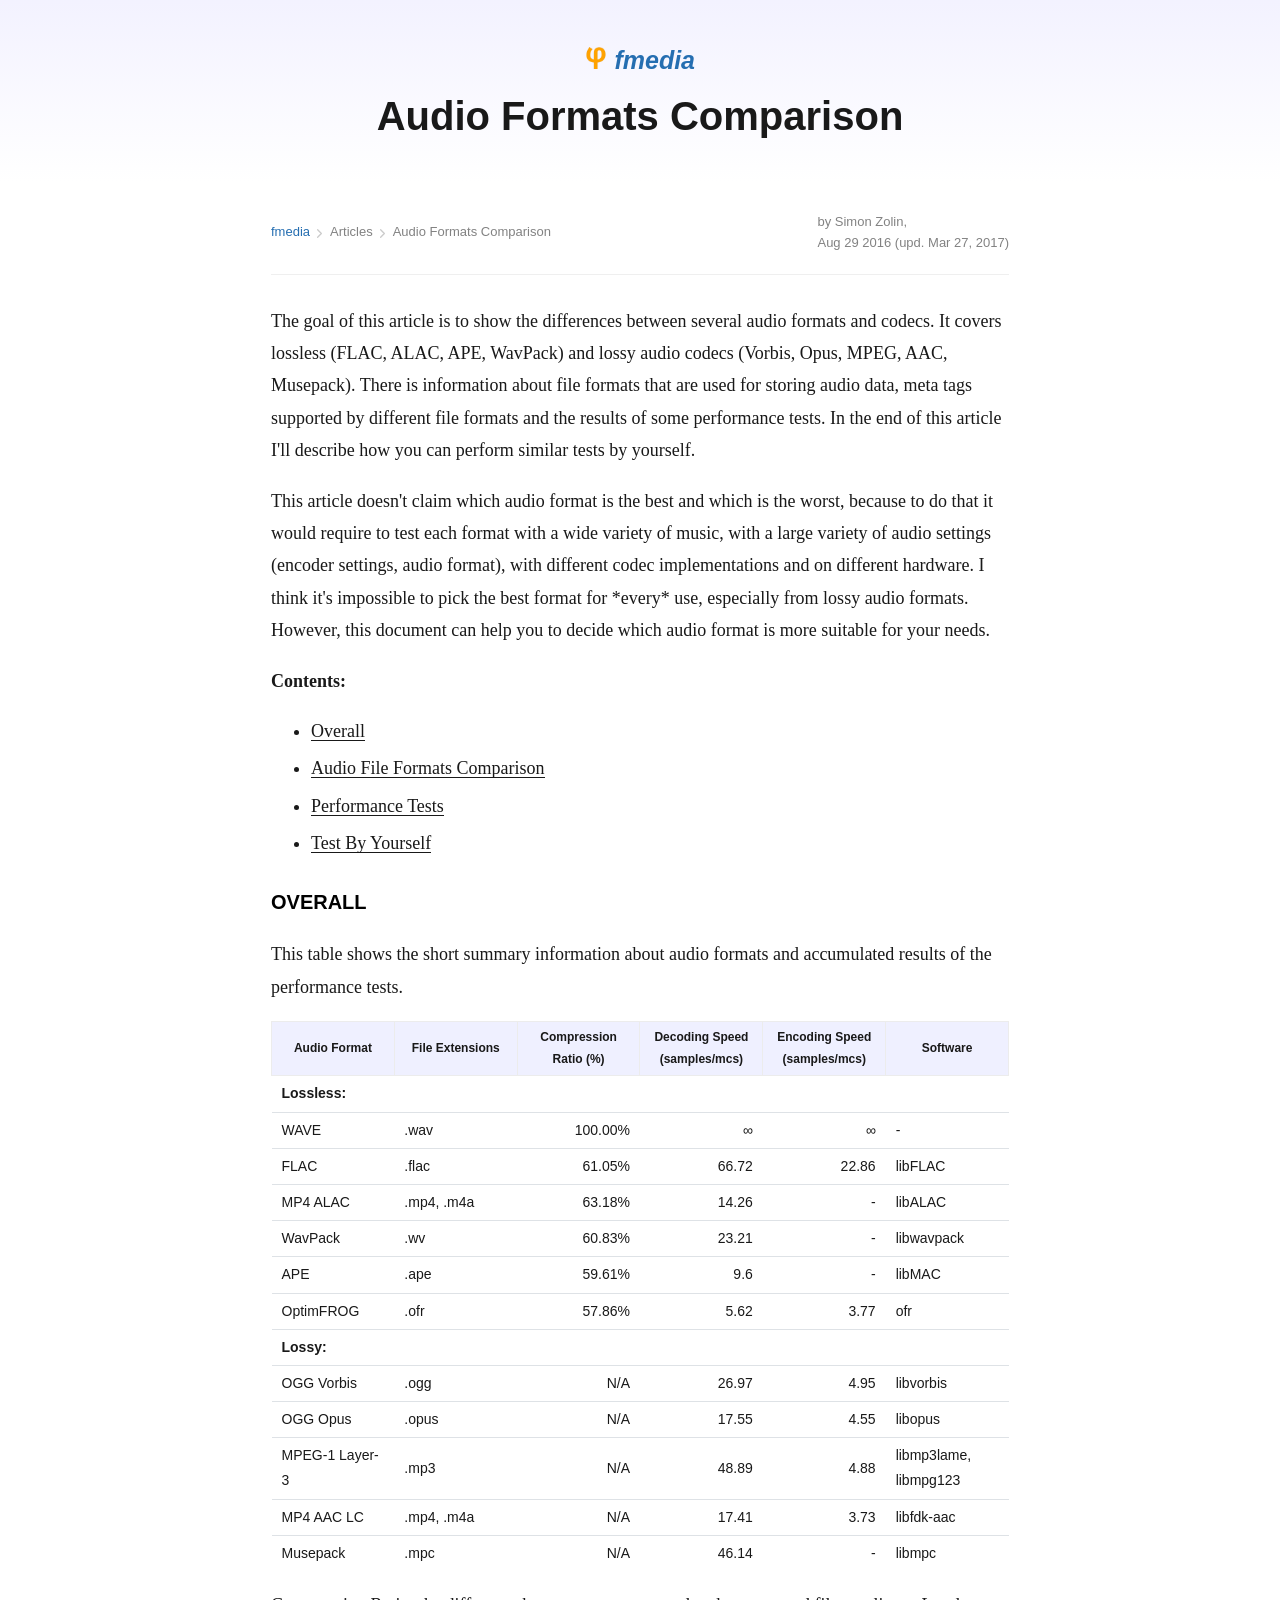
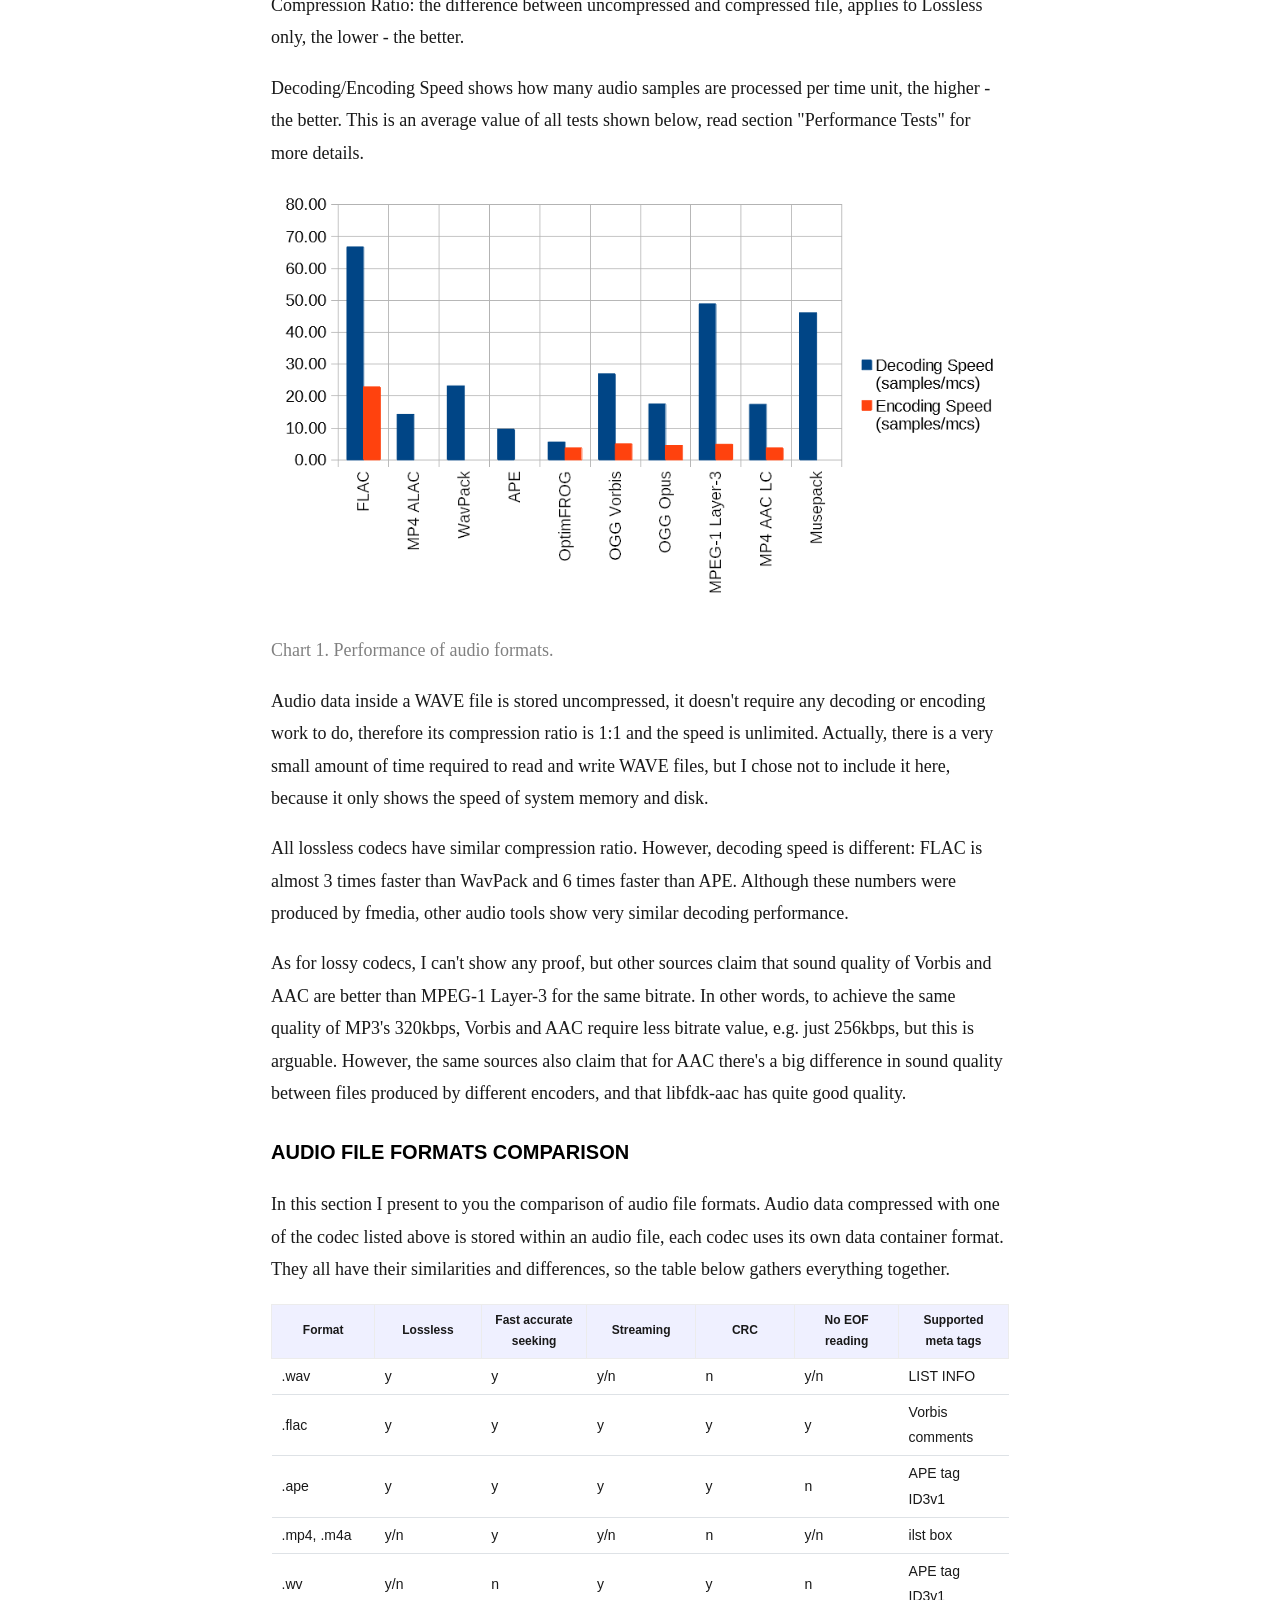
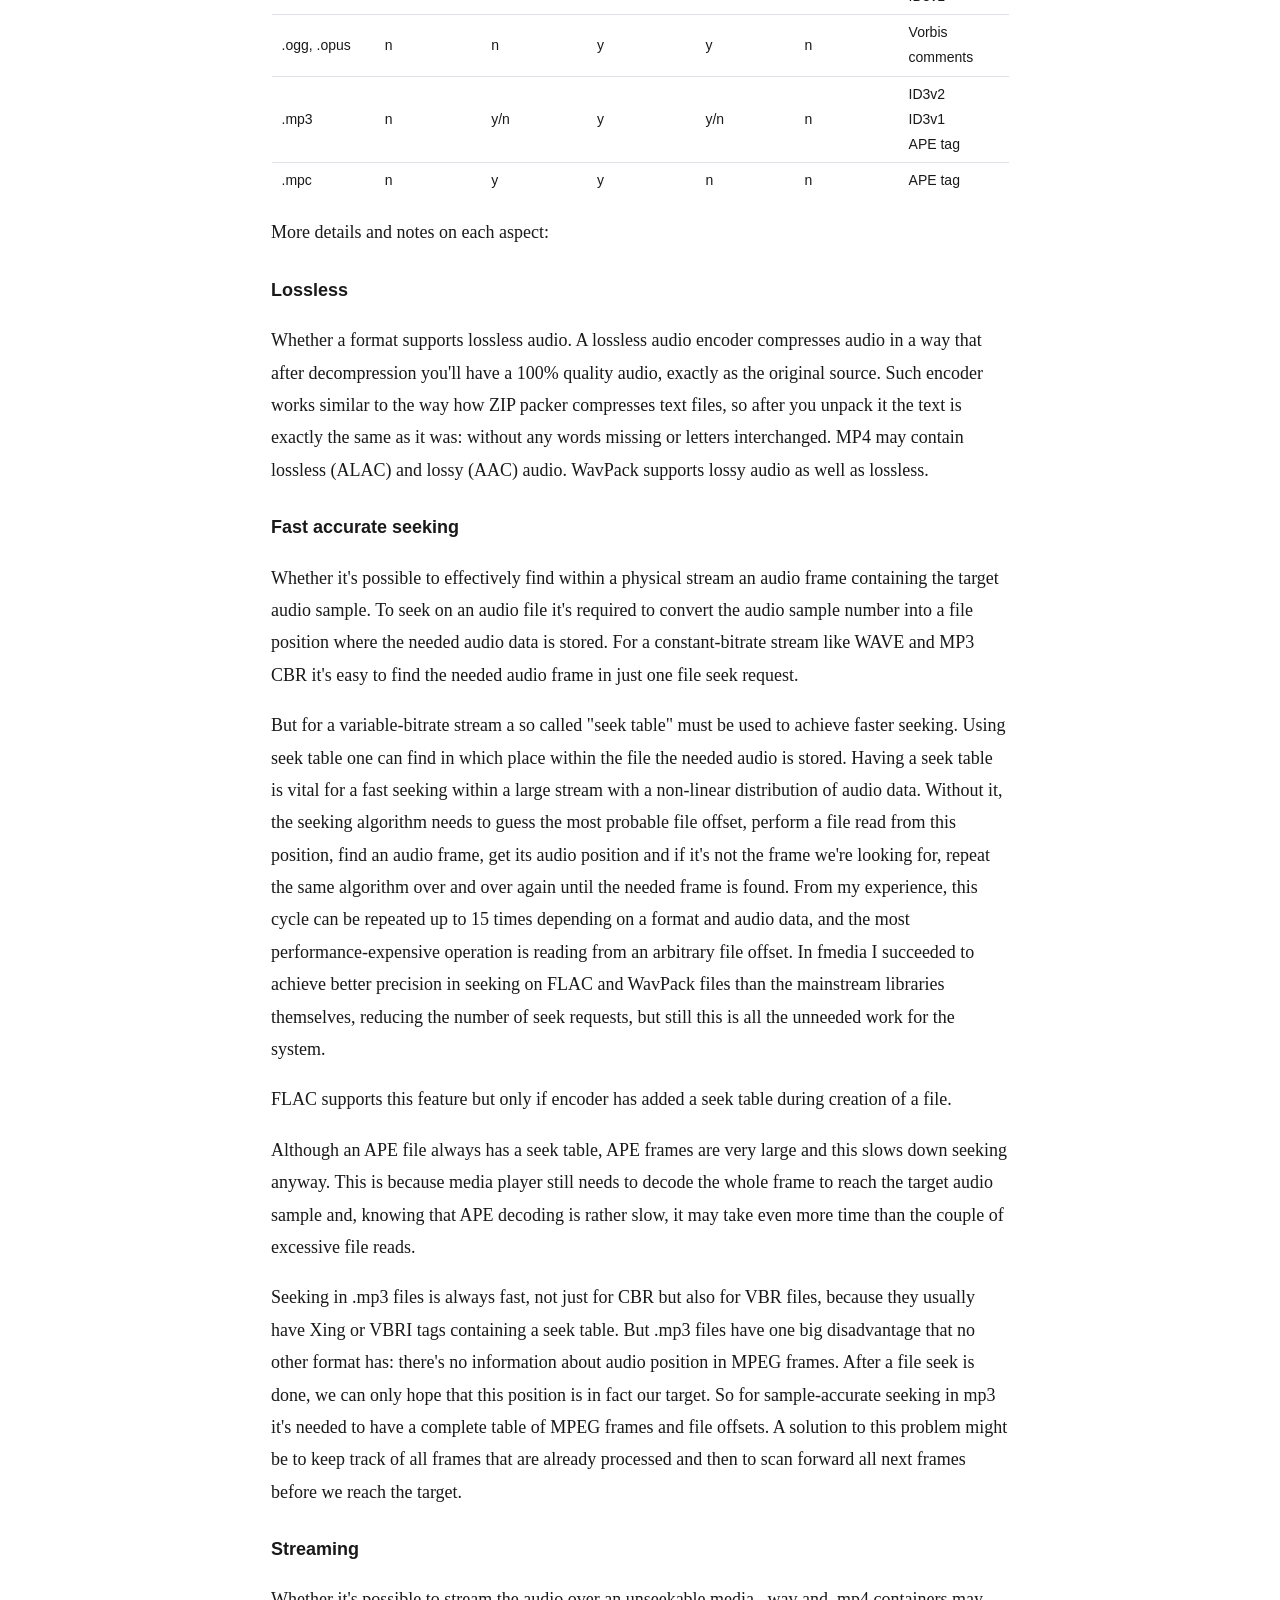
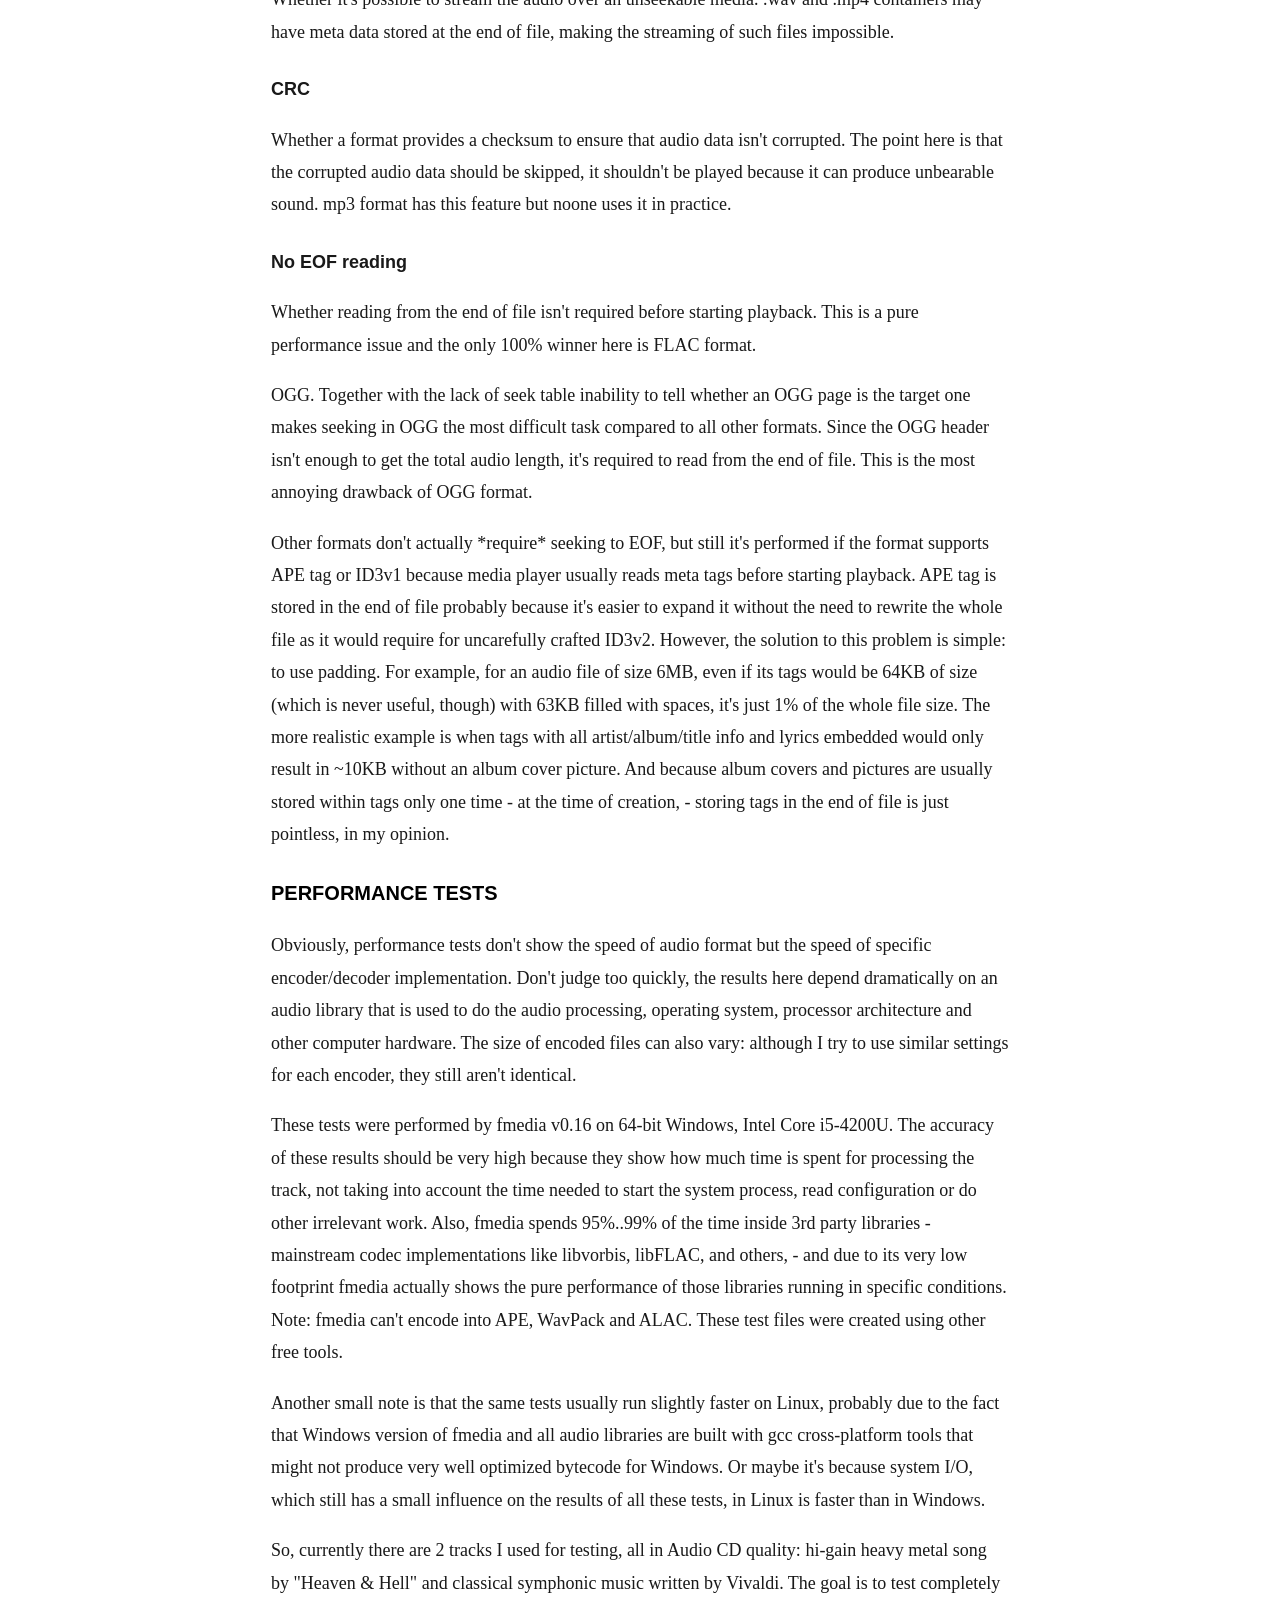
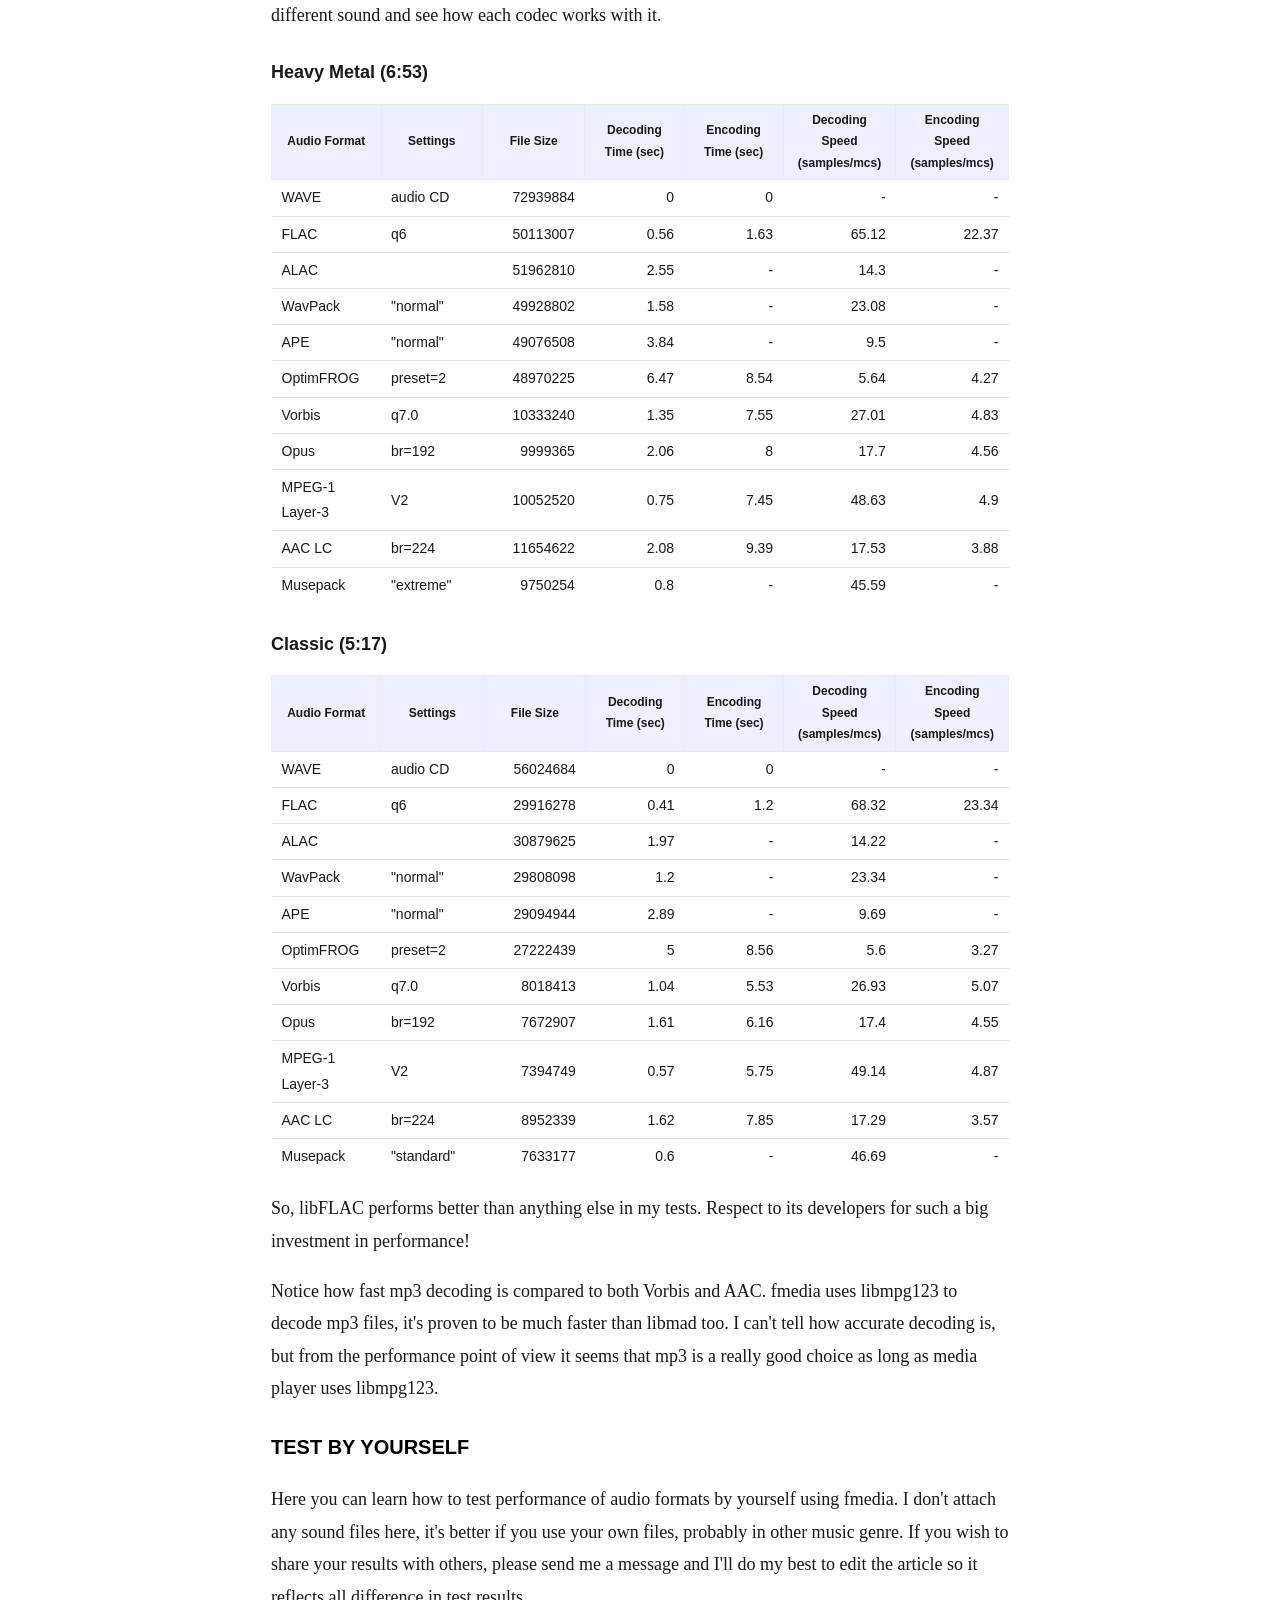
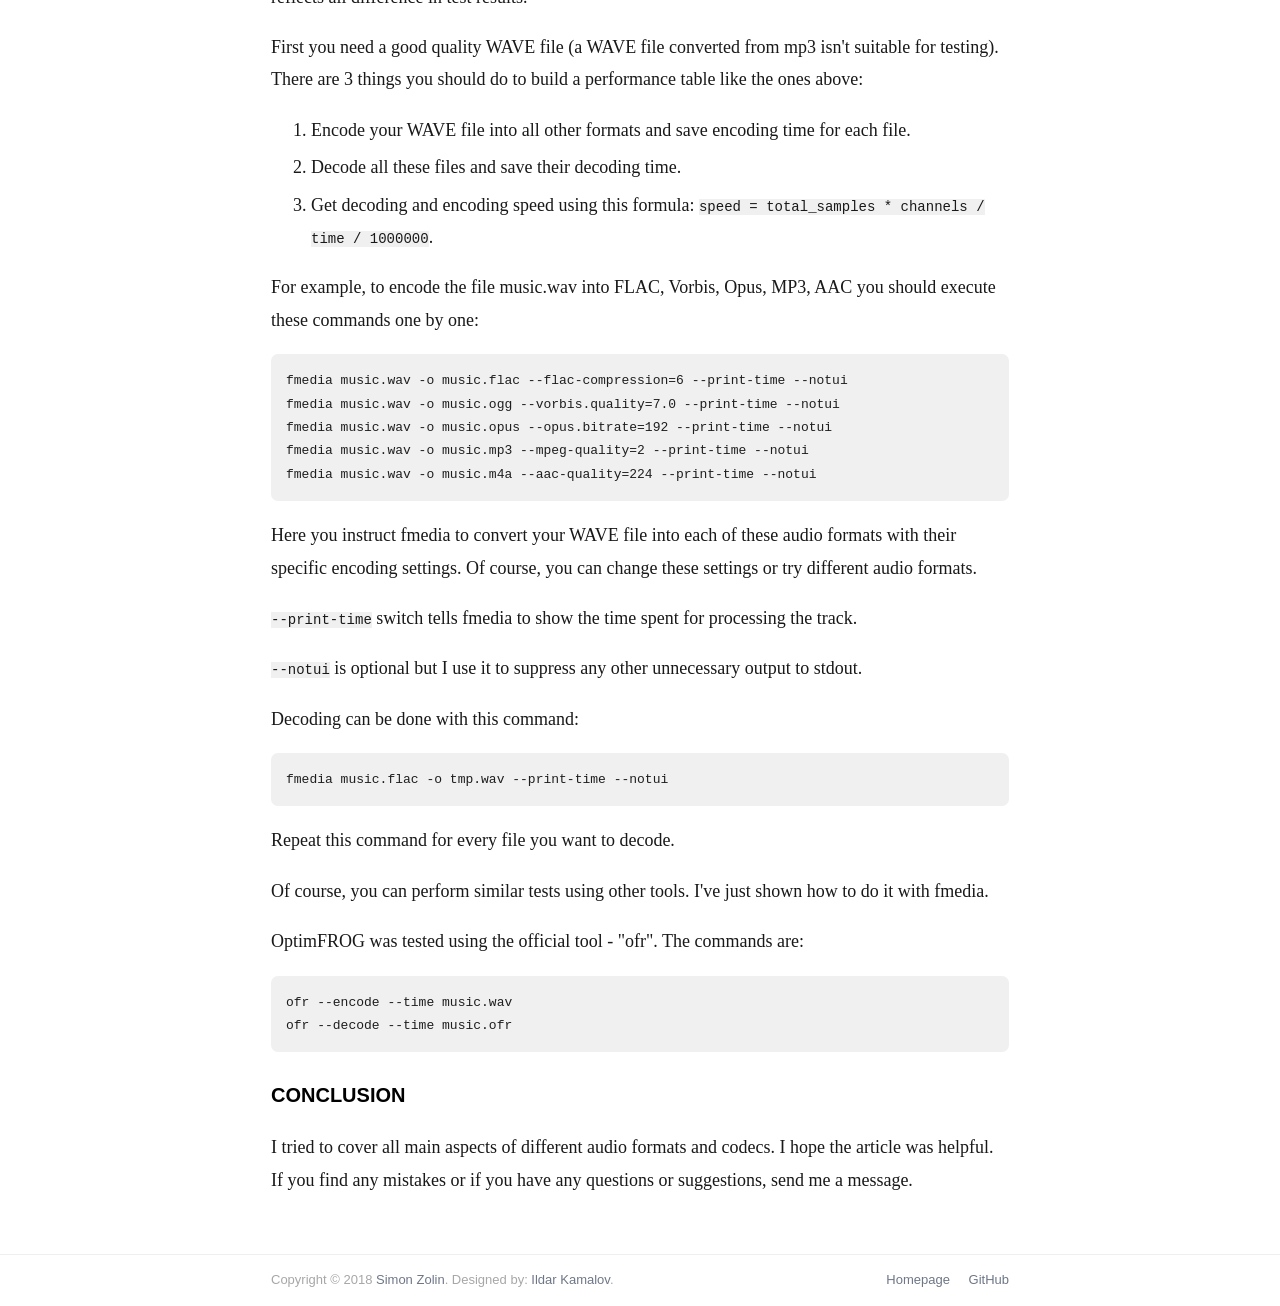
<file: fmedia/audio-formats/index.html>
<!DOCTYPE html>
<html lang="en">
<head>
    <meta charset="utf-8">
    <meta name="viewport" content="width=device-width, initial-scale=1.0">
    <meta http-equiv="X-UA-Compatible" content="ie=edge">
    <title>Audio Formats Comparison</title>

    <link href="../css/styles.css" rel="stylesheet" type="text/css">
    <link rel="shortcut icon" href="../img/fmedia.png">
</head>
<body>
    <header class="header header--simple">
        <div class="header__container header__container--simple">
            <div class="logo logo--main">
                <img src="../img/fmedia.png" width="22" height="22" class="logo__img">
                <a href="../" class="logo__link fmedia">fmedia</a>
            </div>
            <h1 class="title title--main title--simple title--article">
                Audio Formats Comparison
            </h1>
        </div>
    </header>

    <main class="container">
        <section class="article">
            <div class="article__head">
                <div class="breadcrumbs">
                    <a href="../" class="breadcrumbs__item">fmedia</a>
                    <span class="breadcrumbs__item">Articles</span>
                    <span class="breadcrumbs__item">Audio Formats Comparison</span>
                </div>
                <div class="article__date">
                    by Simon Zolin,
                    <span class="article__with-update">Aug 29 2016 (upd. Mar 27, 2017)</span>
                </div>
            </div>

            <div class="article__content">
<p>The goal of this article is to show the differences between several audio formats and codecs.  It covers lossless (FLAC, ALAC, APE, WavPack) and lossy audio codecs (Vorbis, Opus, MPEG, AAC, Musepack).  There is information about file formats that are used for storing audio data, meta tags supported by different file formats and the results of some performance tests.  In the end of this article I'll describe how you can perform similar tests by yourself.</p>

<p>This article doesn't claim which audio format is the best and which is the worst, because to do that it would require to test each format with a wide variety of music, with a large variety of audio settings (encoder settings, audio format), with different codec implementations and on different hardware.  I think it's impossible to pick the best format for *every* use, especially from lossy audio formats.  However, this document can help you to decide which audio format is more suitable for your needs.</p>

<p><b>Contents:</b></p>
<ul>
    <li><a href="#overall">Overall</a></li>
    <li><a href="#fileformats">Audio File Formats Comparison</a></li>
    <li><a href="#perftests">Performance Tests</a></li>
    <li><a href="#howtotest">Test By Yourself</a></li>
</ul>

<a name="overal"><h3>OVERALL</h3></a>

<p>This table shows the short summary information about audio formats and accumulated results of the performance tests.</p>

<div class="article__table-wrap">
    <table class="fixed" id="tbl_overall"></table>
</div>

<p>Compression Ratio: the difference between uncompressed and compressed file, applies to Lossless only, the lower - the better.</p>
<p>Decoding/Encoding Speed shows how many audio samples are processed per time unit, the higher - the better.  This is an average value of all tests shown below, read section "Performance Tests" for more details.</p>

<p><img src="perf.png" title="Audio formats performance chart" /><br/>
<span style="color:grey;">Chart 1. Performance of audio formats.</span></p>

<p>Audio data inside a WAVE file is stored uncompressed, it doesn't require any decoding or encoding work to do, therefore its compression ratio is 1:1 and the speed is unlimited.  Actually, there is a very small amount of time required to read and write WAVE files, but I chose not to include it here, because it only shows the speed of system memory and disk.</p>

<p>All lossless codecs have similar compression ratio.  However, decoding speed is different: FLAC is almost 3 times faster than WavPack and 6 times faster than APE.  Although these numbers were produced by fmedia, other audio tools show very similar decoding performance.</p>

<p>As for lossy codecs, I can't show any proof, but other sources claim that sound quality of Vorbis and AAC are better than MPEG-1 Layer-3 for the same bitrate.  In other words, to achieve the same quality of MP3's 320kbps, Vorbis and AAC require less bitrate value, e.g. just 256kbps, but this is arguable.  However, the same sources also claim that for AAC there's a big difference in sound quality between files produced by different encoders, and that libfdk-aac has quite good quality.</p>


<a name="fileformats"><h3>AUDIO FILE FORMATS COMPARISON</h3></a>

<p>In this section I present to you the comparison of audio file formats.  Audio data compressed with one of the codec listed above is stored within an audio file, each codec uses its own data container format.  They all have their similarities and differences, so the table below gathers everything together.</p>

<div class="article__table-wrap">
    <table class="fixed" id="tbl_filefmt"></table>
</div>

<p>More details and notes on each aspect:</p>

<h4>Lossless</h4>
<p>Whether a format supports lossless audio.  A lossless audio encoder compresses audio in a way that after decompression you'll have a 100% quality audio, exactly as the original source.  Such encoder works similar to the way how ZIP packer compresses text files, so after you unpack it the text is exactly the same as it was: without any words missing or letters interchanged.  MP4 may contain lossless (ALAC) and lossy (AAC) audio.  WavPack supports lossy audio as well as lossless.</p>

<h4>Fast accurate seeking</h4>
<p>Whether it's possible to effectively find within a physical stream an audio frame containing the target audio sample.  To seek on an audio file it's required to convert the audio sample number into a file position where the needed audio data is stored.  For a constant-bitrate stream like WAVE and MP3 CBR it's easy to find the needed audio frame in just one file seek request.</p>

<p>But for a variable-bitrate stream a so called "seek table" must be used to achieve faster seeking.  Using seek table one can find in which place within the file the needed audio is stored.  Having a seek table is vital for a fast seeking within a large stream with a non-linear distribution of audio data.  Without it, the seeking algorithm needs to guess the most probable file offset, perform a file read from this position, find an audio frame, get its audio position and if it's not the frame we're looking for, repeat the same algorithm over and over again until the needed frame is found.  From my experience, this cycle can be repeated up to 15 times depending on a format and audio data, and the most performance-expensive operation is reading from an arbitrary file offset.  In fmedia I succeeded to achieve better precision in seeking on FLAC and WavPack files than the mainstream libraries themselves, reducing the number of seek requests, but still this is all the unneeded work for the system.</p>

<p>FLAC supports this feature but only if encoder has added a seek table during creation of a file.</p>

<p>Although an APE file always has a seek table, APE frames are very large and this slows down seeking anyway.  This is because media player still needs to decode the whole frame to reach the target audio sample and, knowing that APE decoding is rather slow, it may take even more time than the couple of excessive file reads.</p>

<p>Seeking in .mp3 files is always fast, not just for CBR but also for VBR files, because they usually have Xing or VBRI tags containing a seek table.  But .mp3 files have one big disadvantage that no other format has: there's no information about audio position in MPEG frames.  After a file seek is done, we can only hope that this position is in fact our target.  So for sample-accurate seeking in mp3 it's needed to have a complete table of MPEG frames and file offsets.  A solution to this problem might be to keep track of all frames that are already processed and then to scan forward all next frames before we reach the target.</p>

<h4>Streaming</h4>
<p>Whether it's possible to stream the audio over an unseekable media.  .wav and .mp4 containers may have meta data stored at the end of file, making the streaming of such files impossible.</p>

<h4>CRC</h4>
<p>Whether a format provides a checksum to ensure that audio data isn't corrupted.  The point here is that the corrupted audio data should be skipped, it shouldn't be played because it can produce unbearable sound.  mp3 format has this feature but noone uses it in practice.</p>

<h4>No EOF reading</h4>
<p>Whether reading from the end of file isn't required before starting playback.  This is a pure performance issue and the only 100% winner here is FLAC format.</p>

<p>OGG.  Together with the lack of seek table inability to tell whether an OGG page is the target one makes seeking in OGG the most difficult task compared to all other formats.  Since the OGG header isn't enough to get the total audio length, it's required to read from the end of file.  This is the most annoying drawback of OGG format.</p>

<p>Other formats don't actually *require* seeking to EOF, but still it's performed if the format supports APE tag or ID3v1 because media player usually reads meta tags before starting playback.  APE tag is stored in the end of file probably because it's easier to expand it without the need to rewrite the whole file as it would require for uncarefully crafted ID3v2.  However, the solution to this problem is simple: to use padding.  For example, for an audio file of size 6MB, even if its tags would be 64KB of size (which is never useful, though) with 63KB filled with spaces, it's just 1% of the whole file size.  The more realistic example is when tags with all artist/album/title info and lyrics embedded would only result in ~10KB without an album cover picture.  And because album covers and pictures are usually stored within tags only one time - at the time of creation, - storing tags in the end of file is just pointless, in my opinion.</p>


<a name="perftests"><h3>PERFORMANCE TESTS</h3></a>

<p>Obviously, performance tests don't show the speed of audio format but the speed of specific encoder/decoder implementation.  Don't judge too quickly, the results here depend dramatically on an audio library that is used to do the audio processing, operating system, processor architecture and other computer hardware.  The size of encoded files can also vary: although I try to use similar settings for each encoder, they still aren't identical.</p>

<p>These tests were performed by fmedia v0.16 on 64-bit Windows, Intel Core i5-4200U.  The accuracy of these results should be very high because they show how much time is spent for processing the track, not taking into account the time needed to start the system process, read configuration or do other irrelevant work.  Also, fmedia spends 95%..99% of the time inside 3rd party libraries - mainstream codec implementations like libvorbis, libFLAC, and others, - and due to its very low footprint fmedia actually shows the pure performance of those libraries running in specific conditions.  Note: fmedia can't encode into APE, WavPack and ALAC. These test files were created using other free tools.</p>

<p>Another small note is that the same tests usually run slightly faster on Linux, probably due to the fact that Windows version of fmedia and all audio libraries are built with gcc cross-platform tools that might not produce very well optimized bytecode for Windows.  Or maybe it's because system I/O, which still has a small influence on the results of all these tests, in Linux is faster than in Windows.</p>

<p>So, currently there are 2 tracks I used for testing, all in Audio CD quality: hi-gain heavy metal song by "Heaven & Hell" and classical symphonic music written by Vivaldi.  The goal is to test completely different sound and see how each codec works with it.</p>

<h4>Heavy Metal (6:53)</h4>

<div class="article__table-wrap">
    <table class="fixed" id="tbl_metal"></table>
</div>

<h4>Classic (5:17)</h4>
<div class="article__table-wrap">
    <table class="fixed" id="tbl_classic"></table>
</div>

<p>So, libFLAC performs better than anything else in my tests.  Respect to its developers for such a big investment in performance!</p>

<p>Notice how fast mp3 decoding is compared to both Vorbis and AAC.  fmedia uses libmpg123 to decode mp3 files, it's proven to be much faster than libmad too.  I can't tell how accurate decoding is, but from the performance point of view it seems that mp3 is a really good choice as long as media player uses libmpg123.</p>

<a name="howtotest"><h3>TEST BY YOURSELF</h3></a>

<p>Here you can learn how to test performance of audio formats by yourself using fmedia.  I don't attach any sound files here, it's better if you use your own files, probably in other music genre.  If you wish to share your results with others, please send me a message and I'll do my best to edit the article so it reflects all difference in test results.</p>

<p>First you need a good quality WAVE file (a WAVE file converted from mp3 isn't suitable for testing).  There are 3 things you should do to build a performance table like the ones above:</p>

<ol>
<li>Encode your WAVE file into all other formats and save encoding time for each file.</li>
<li>Decode all these files and save their decoding time.</li>
<li>Get decoding and encoding speed using this formula: <span class="code">speed = total_samples * channels / time / 1000000</span>.</li>
</ol>

<p>For example, to encode the file music.wav into FLAC, Vorbis, Opus, MP3, AAC you should execute these commands one by one:</p>

<pre>fmedia music.wav -o music.flac --flac-compression=6 --print-time --notui
fmedia music.wav -o music.ogg --vorbis.quality=7.0 --print-time --notui
fmedia music.wav -o music.opus --opus.bitrate=192 --print-time --notui
fmedia music.wav -o music.mp3 --mpeg-quality=2 --print-time --notui
fmedia music.wav -o music.m4a --aac-quality=224 --print-time --notui</pre>

<p>Here you instruct fmedia to convert your WAVE file into each of these audio formats with their specific encoding settings.  Of course, you can change these settings or try different audio formats.</p>

<p><span class="code">--print-time</span> switch tells fmedia to show the time spent for processing the track.</p>

<p><span class="code">--notui</span> is optional but I use it to suppress any other unnecessary output to stdout.</p>

<p>Decoding can be done with this command:</p>

<pre>fmedia music.flac -o tmp.wav --print-time --notui</pre>

<p>Repeat this command for every file you want to decode.</p>

<p>Of course, you can perform similar tests using other tools.  I've just shown how to do it with fmedia.</p>

<p>OptimFROG was tested using the official tool - "ofr".  The commands are:</p>
<pre>ofr --encode --time music.wav
ofr --decode --time music.ofr</pre>


<h3>CONCLUSION</h3>
<p>I tried to cover all main aspects of different audio formats and codecs.  I hope the article was helpful.  If you find any mistakes or if you have any questions or suggestions, send me a message.</p>
            </div>
        </section>
    </main>

    <footer class="footer">
        <div class="footer__container">
            <p class="footer__text">
                Copyright &copy;
                <span class="footer__year">2018</span>
                <a href="https://github.com/stsaz/" class="footer__link footer__link--copyright">Simon Zolin</a>. Designed by:
                <a href="https://github.com/IldarKamalov"  class="footer__link footer__link--copyright">Ildar Kamalov</a>.
            </p>
            <nav class="footer__menu">
                <a href="../" class="footer__link">Homepage</a>
                <a href="https://github.com/stsaz/fmedia" target="_blank" class="footer__link">GitHub</a>
            </nav>
        </div>
    </footer>

    <script>
        function tbl_create(t, scheme, data) {
            var row = t.insertRow(-1);
            for (var i = 0; i != scheme.length; i++) {
                var cell = row.insertCell(-1);
                cell.outerHTML = "<th>" + String(scheme[i][0]) + "</th>";
            }
            for (var i = 0; i != data.length; i++) {
                var row = t.insertRow(-1);
                for (var j = 0; j != data[i].length; j++) {
                    var cell = row.insertCell(-1);
                    cell.innerHTML = String(data[i][j]);
                    if (scheme[j][1] == 1) cell.className = "right";
                }
            }
        }
        var sch_tbl_overall = [
            ["Audio Format", 0],
            ["File Extensions", 0],
            ["Compression Ratio (%)", 1],
            ["Decoding Speed (samples/mcs)", 1],
            ["Encoding Speed (samples/mcs)", 1],
            ["Software", 0]
        ];
        var data = [
            ["<b>Lossless:</b>", "", "", "", "", ""],
            ["WAVE", ".wav", "100.00%", "∞", "∞", "-"],
            ["FLAC", ".flac", "61.05%", 66.72, 22.86, "libFLAC"],
            ["MP4 ALAC", ".mp4, .m4a", "63.18%", 14.26, "-", "libALAC"],
            ["WavPack", ".wv", "60.83%", 23.21, "-", "libwavpack"],
            ["APE", ".ape", "59.61%", 9.60, "-", "libMAC"],
            ["OptimFROG", ".ofr", "57.86%", 5.62, 3.77, "ofr"],
            ["<b>Lossy:</b>", "", "", "", "", ""],
            ["OGG Vorbis", ".ogg", "N/A", 26.97, 4.95, "libvorbis"],
            ["OGG Opus", ".opus", "N/A", 17.55, 4.55, "libopus"],
            ["MPEG-1 Layer-3", ".mp3", "N/A", 48.89, 4.88, "libmp3lame, libmpg123"],
            ["MP4 AAC LC", ".mp4, .m4a", "N/A", 17.41, 3.73, "libfdk-aac"],
            ["Musepack", ".mpc", "N/A", 46.14, "-", "libmpc"]
        ];
        tbl_create(document.getElementById("tbl_overall"), sch_tbl_overall, data);

        var sch_tbl_filefmt = [
            ["Format",0],
            ["Lossless",0],
            ["Fast accurate seeking",0],
            ["Streaming",0],
            ["CRC",0],
            ["No EOF reading",0],
            ["Supported meta tags",0]
        ];
        var data = [
            [".wav","y","y","y/n","n","y/n","LIST INFO"],
            [".flac","y","y","y","y","y","Vorbis comments"],
            [".ape","y","y","y","y","n","APE tag<br/>ID3v1"],
            [".mp4, .m4a","y/n","y","y/n","n","y/n","ilst box"],
            [".wv","y/n","n","y","y","n","APE tag<br/>ID3v1"],
            [".ogg, .opus","n","n","y","y","n","Vorbis comments"],
            [".mp3","n","y/n","y","y/n","n","ID3v2<br/>ID3v1<br/>APE tag"],
            [".mpc","n","y","y","n","n","APE tag"]
        ];
        tbl_create(document.getElementById("tbl_filefmt"), sch_tbl_filefmt, data);

        var sch_tbl_perf = [
            ["Audio Format",0],
            ["Settings",0],
            ["File Size",1],
            ["Decoding Time (sec)",1],
            ["Encoding Time (sec)",1],
            ["Decoding Speed (samples/mcs)",1],
            ["Encoding Speed (samples/mcs)",1],
        ];
        var data = [
            ["WAVE","audio CD",72939884,0,0,"-","-"],
            ["FLAC","q6",50113007,0.56,1.63,65.12,22.37],
            ["ALAC","",51962810,2.55,"-",14.30,"-"],
            ["WavPack","\"normal\"",49928802,1.58,"-",23.08,"-"],
            ["APE","\"normal\"",49076508,3.84,"-",9.50,"-"],
            ["OptimFROG","preset=2",48970225,6.47,8.54,5.64,4.27],
            ["Vorbis","q7.0",10333240,1.35,7.55,27.01,4.83],
            ["Opus","br=192",9999365,2.06,8,17.70,4.56],
            ["MPEG-1 Layer-3","V2",10052520,0.75,7.45,48.63,4.90],
            ["AAC LC","br=224",11654622,2.08,9.39,17.53,3.88],
            ["Musepack","\"extreme\"",9750254,0.8,"-",45.59,"-"]
        ];
        tbl_create(document.getElementById("tbl_metal"), sch_tbl_perf, data);

        var data = [
            ["WAVE","audio CD",56024684,0,0,"-","-"],
            ["FLAC","q6",29916278,0.41,1.2,68.32,23.34],
            ["ALAC","",30879625,1.97,"-",14.22,"-"],
            ["WavPack","\"normal\"",29808098,1.2,"-",23.34,"-"],
            ["APE","\"normal\"",29094944,2.89,"-",9.69,"-"],
            ["OptimFROG","preset=2",27222439,5,8.56,5.60,3.27],
            ["Vorbis","q7.0",8018413,1.04,5.53,26.93,5.07],
            ["Opus","br=192",7672907,1.61,6.16,17.40,4.55],
            ["MPEG-1 Layer-3","V2",7394749,0.57,5.75,49.14,4.87],
            ["AAC LC","br=224",8952339,1.62,7.85,17.29,3.57],
            ["Musepack","\"standard\"",7633177,0.6,"-",46.69,"-"]
        ];
        tbl_create(document.getElementById("tbl_classic"), sch_tbl_perf, data);
    </script>
</body>

</html>
</file>
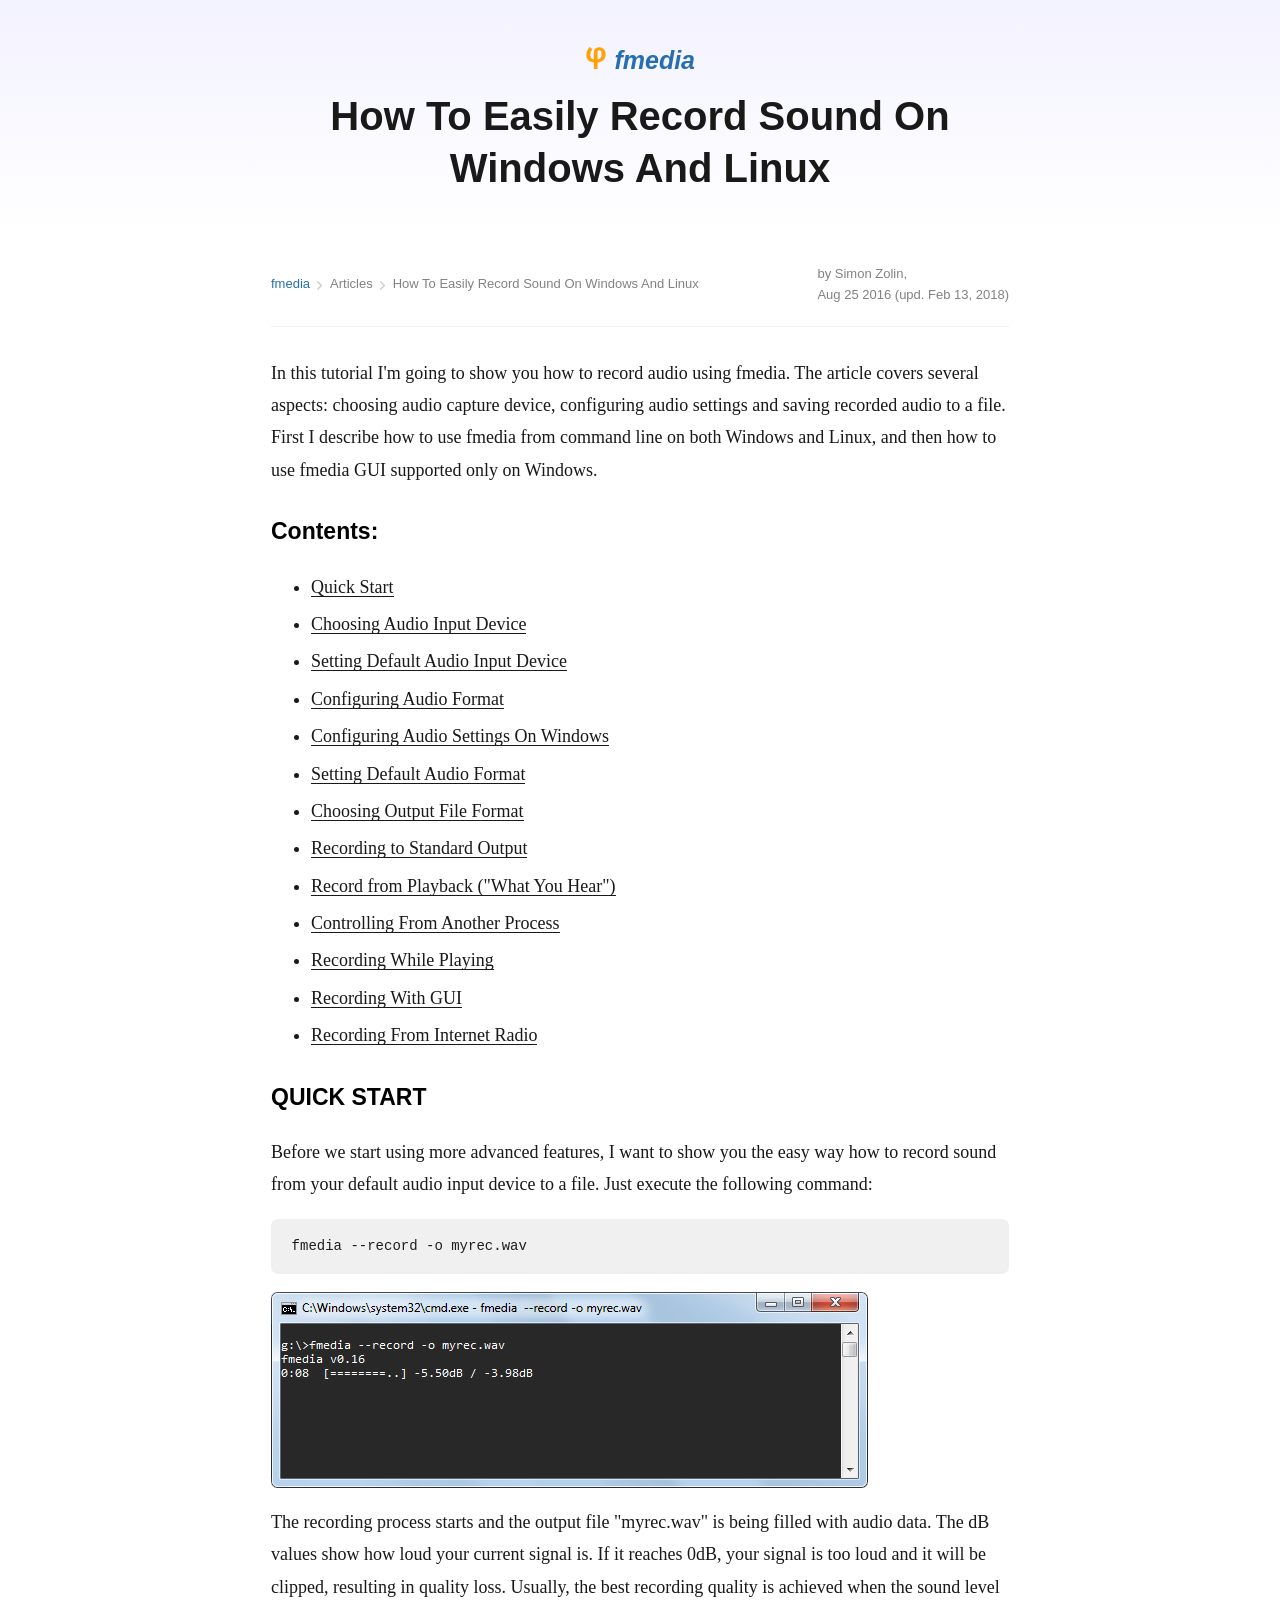
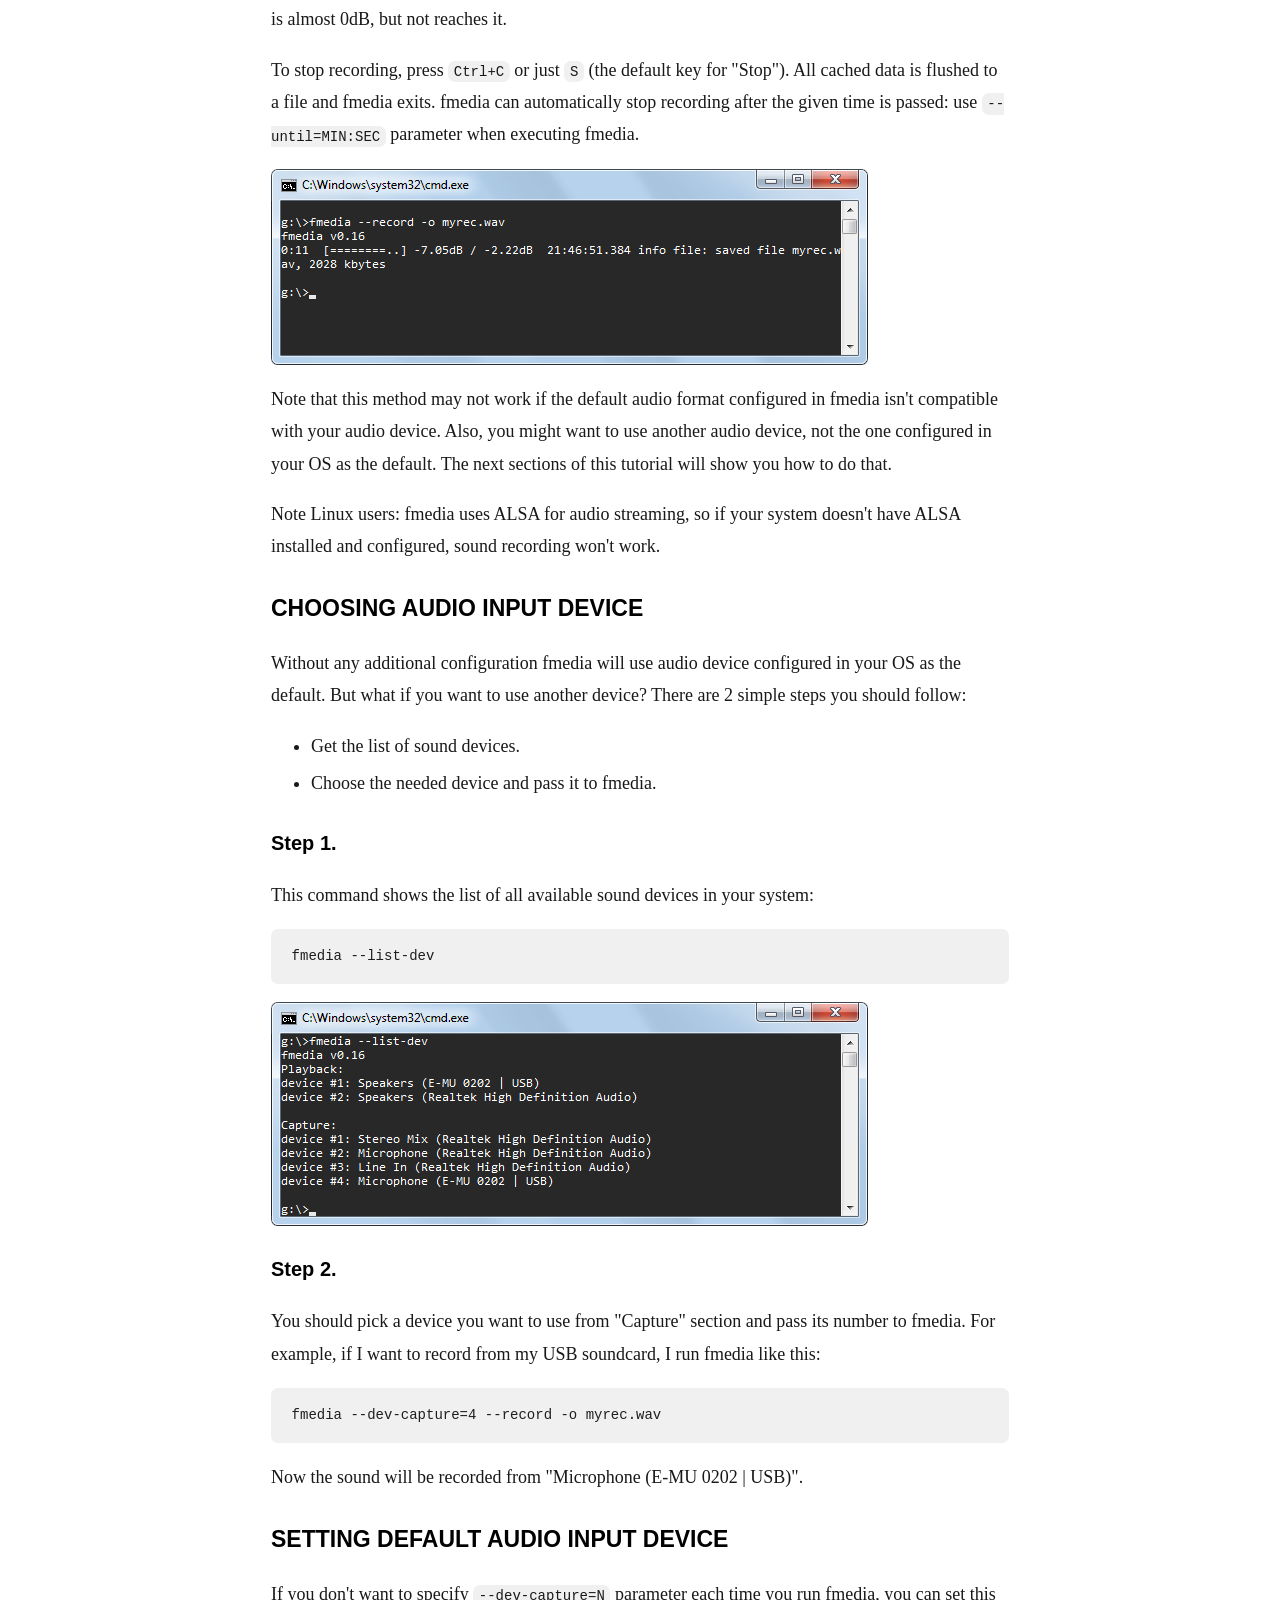
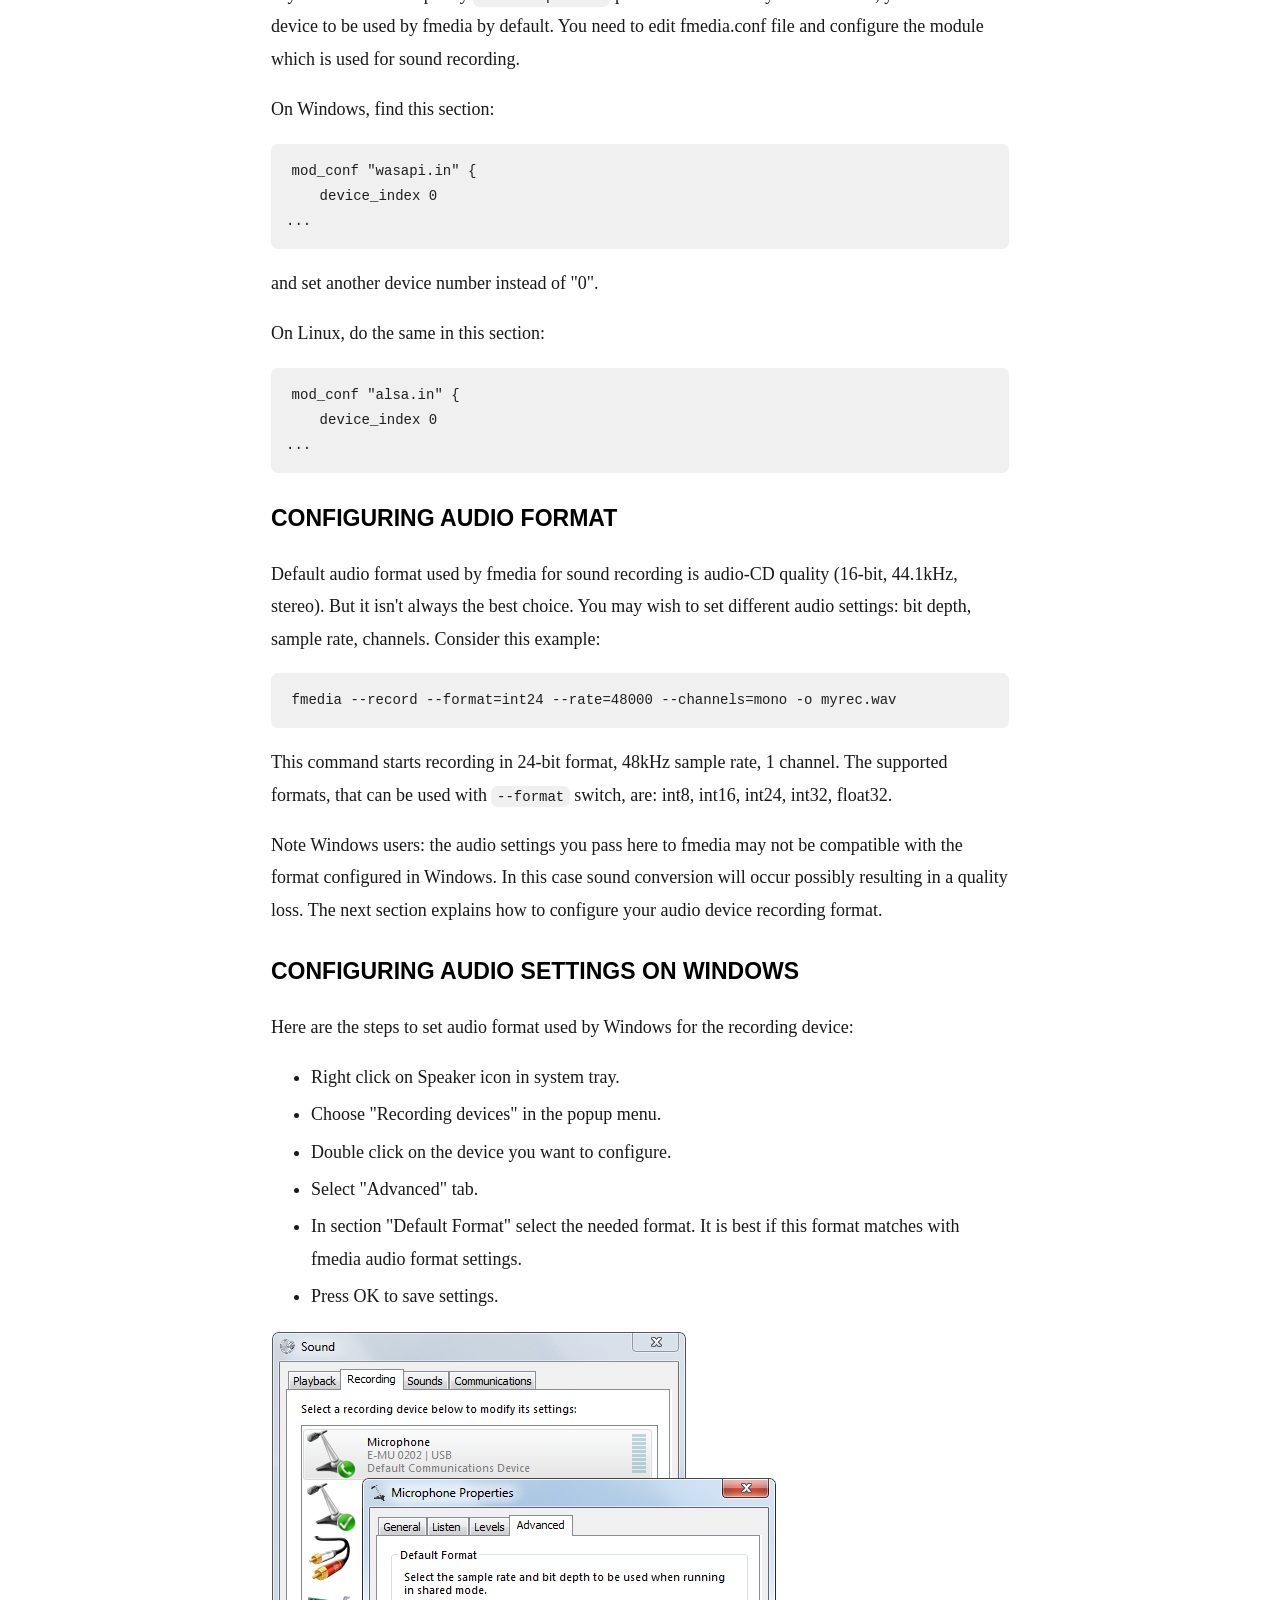
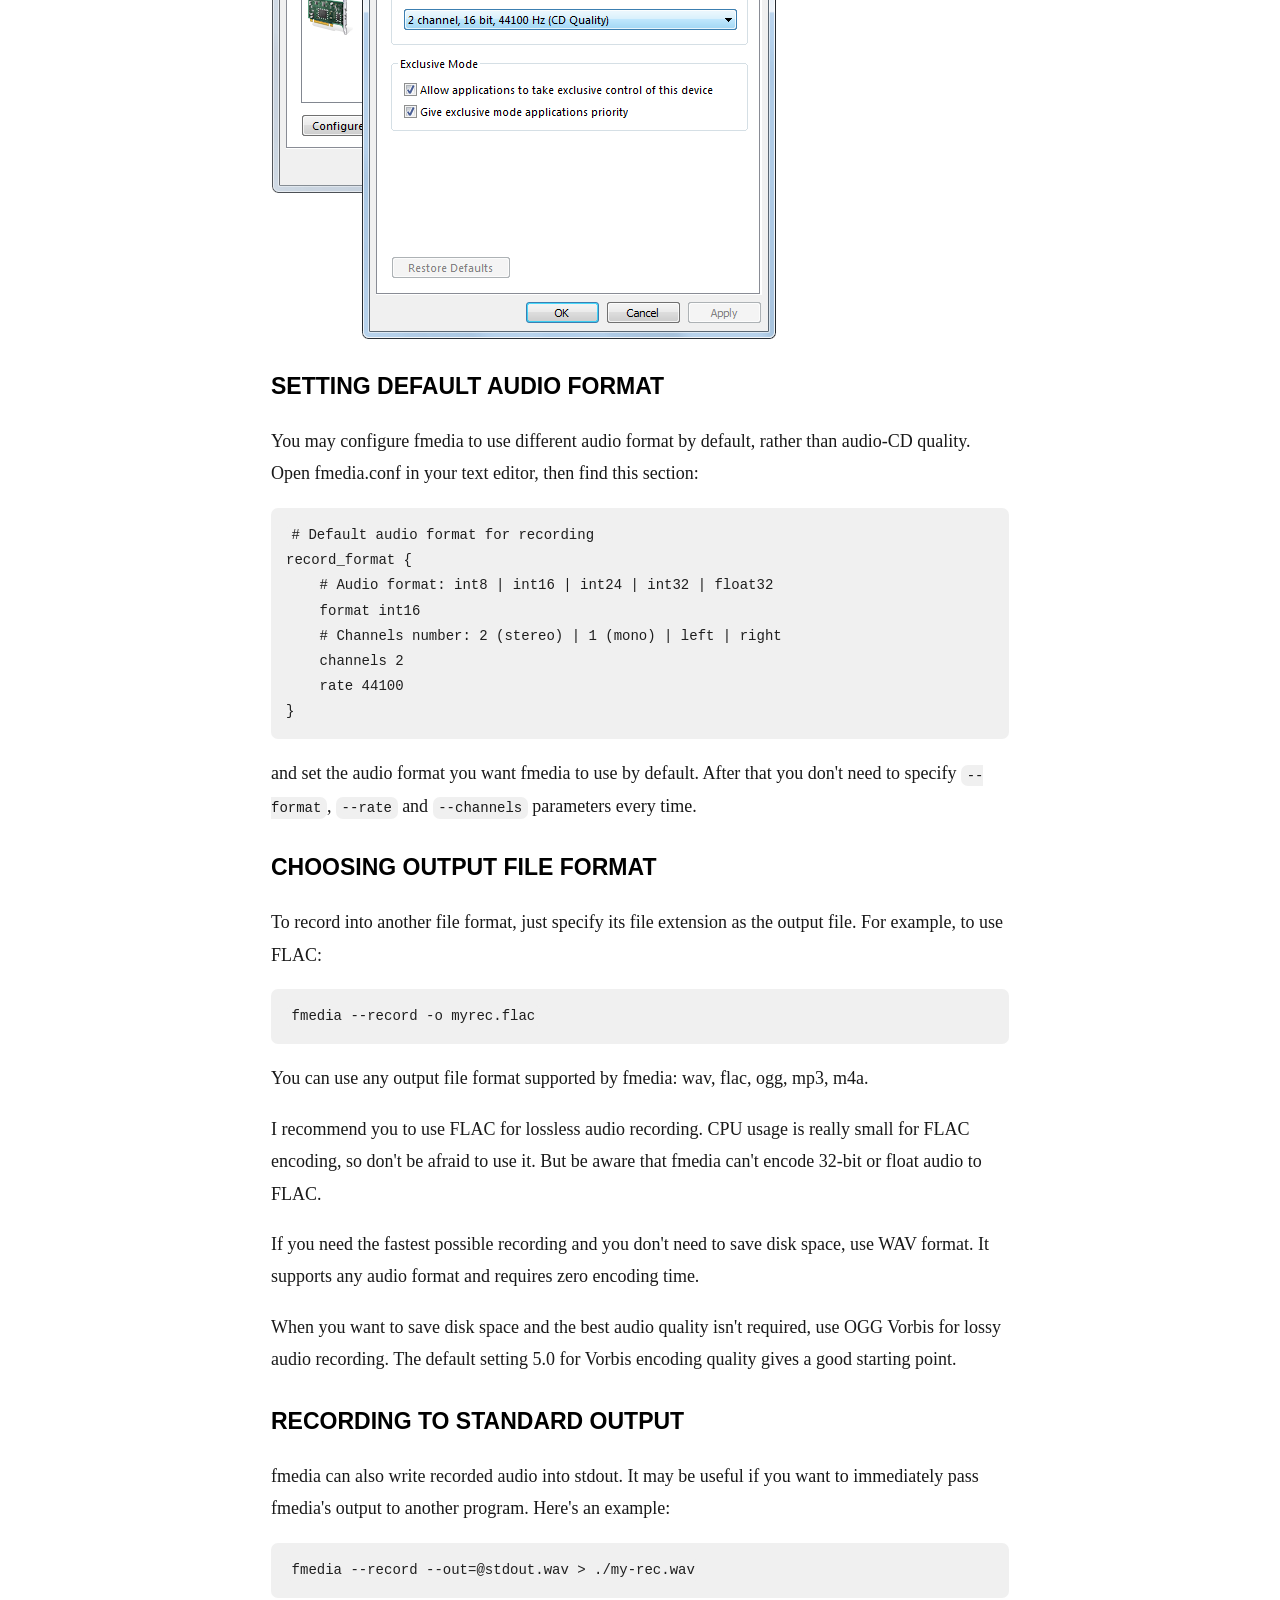
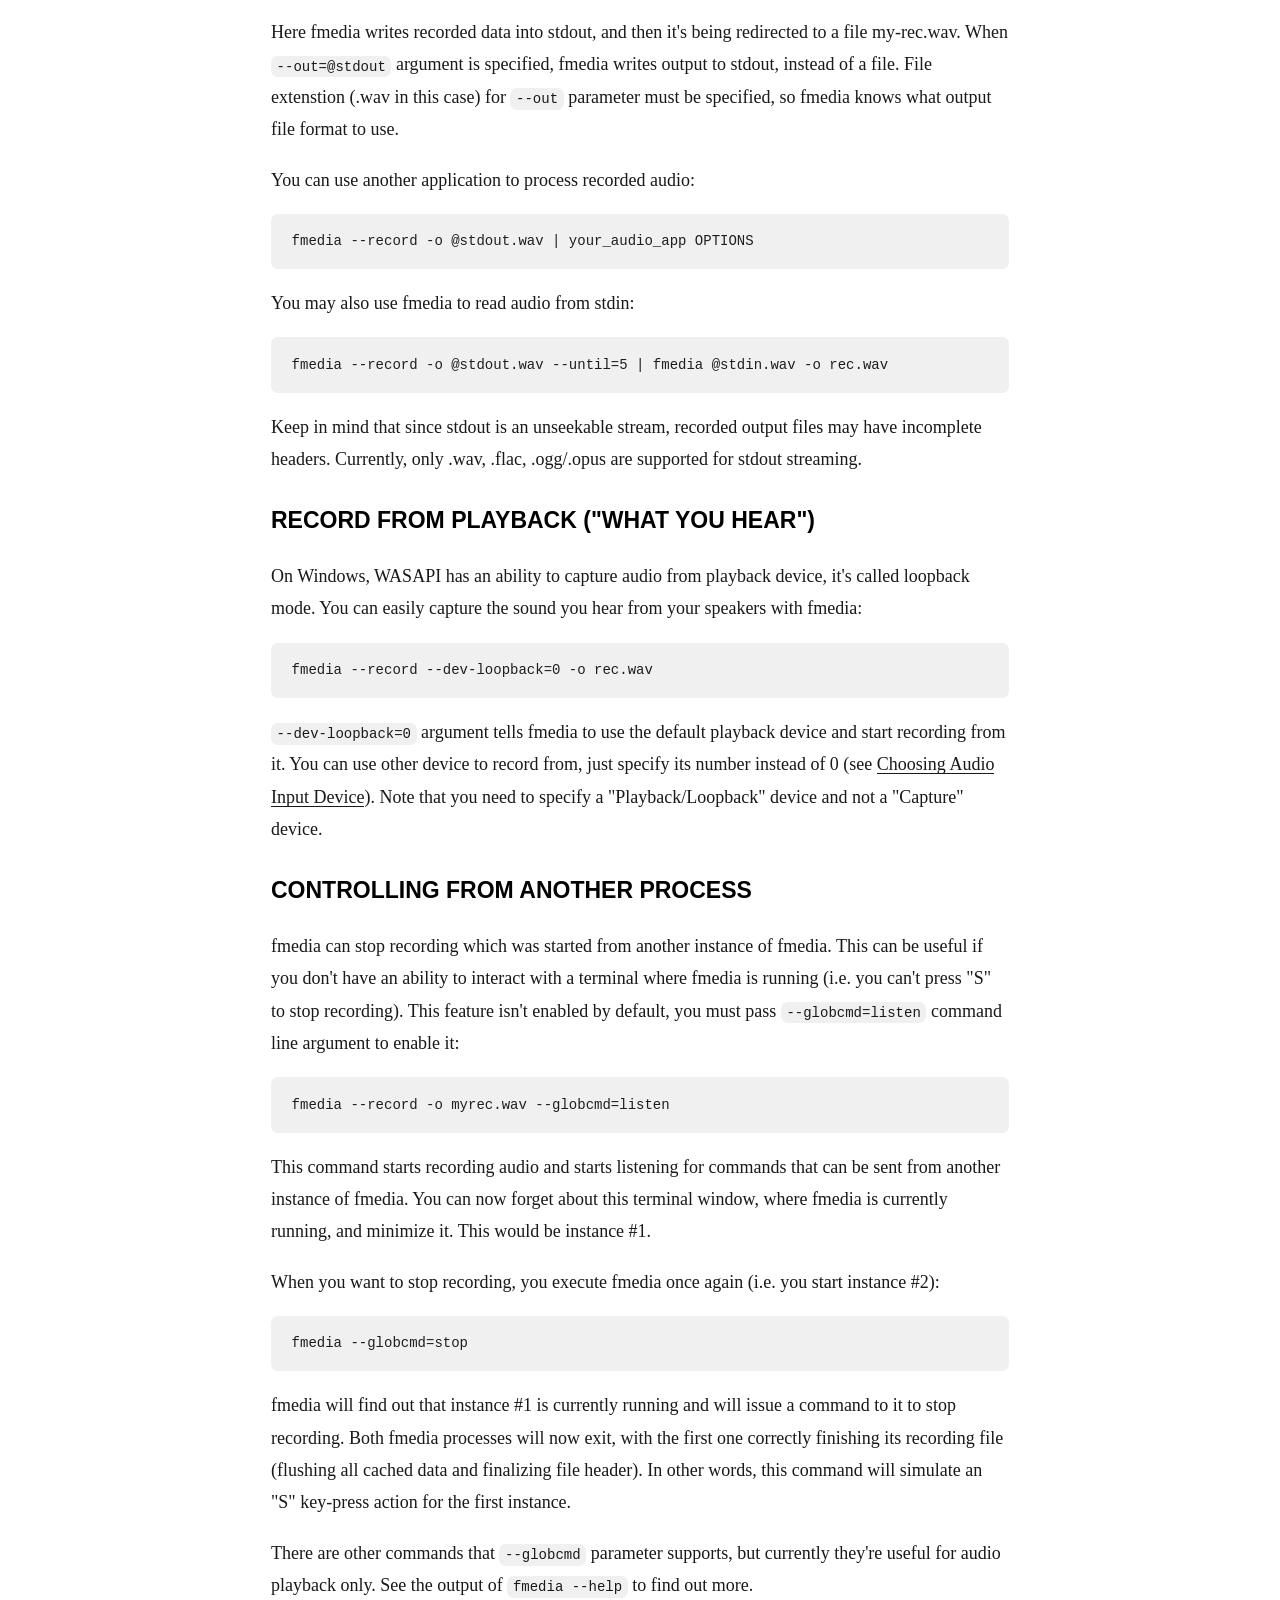
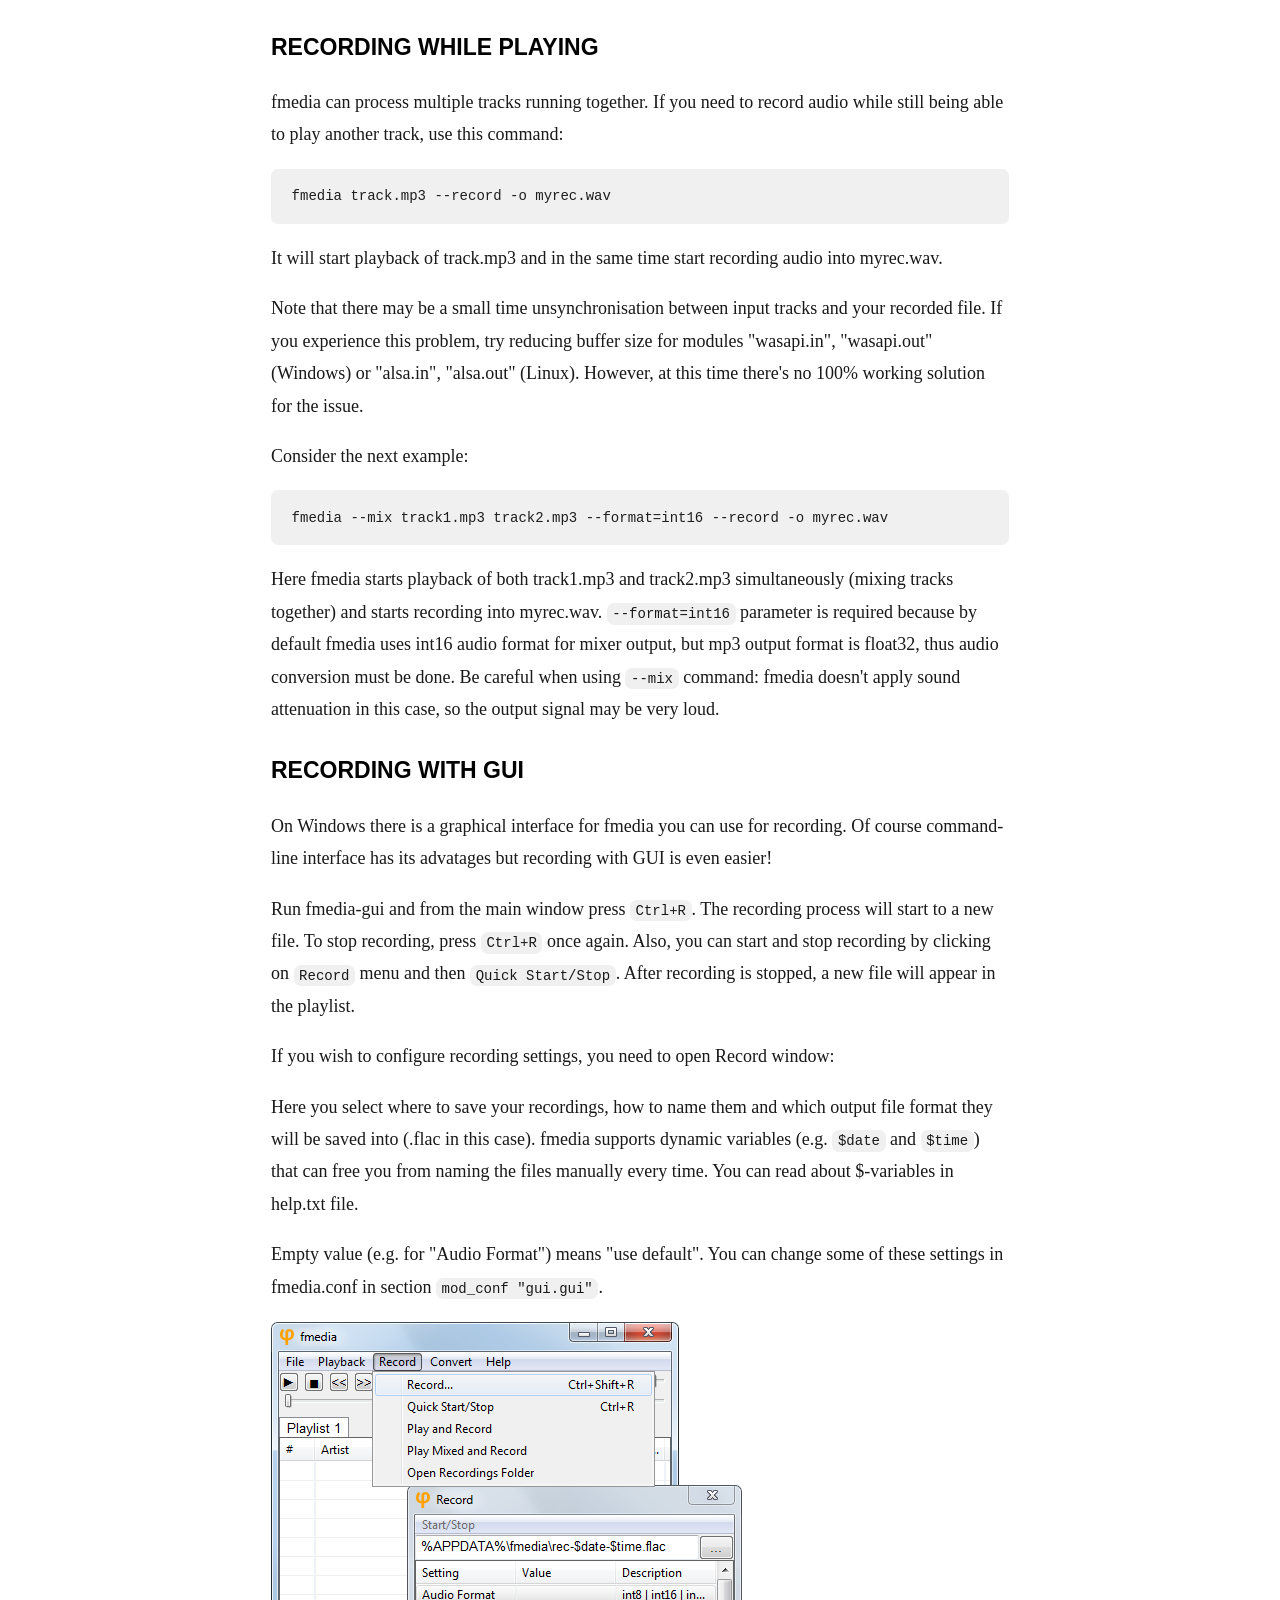
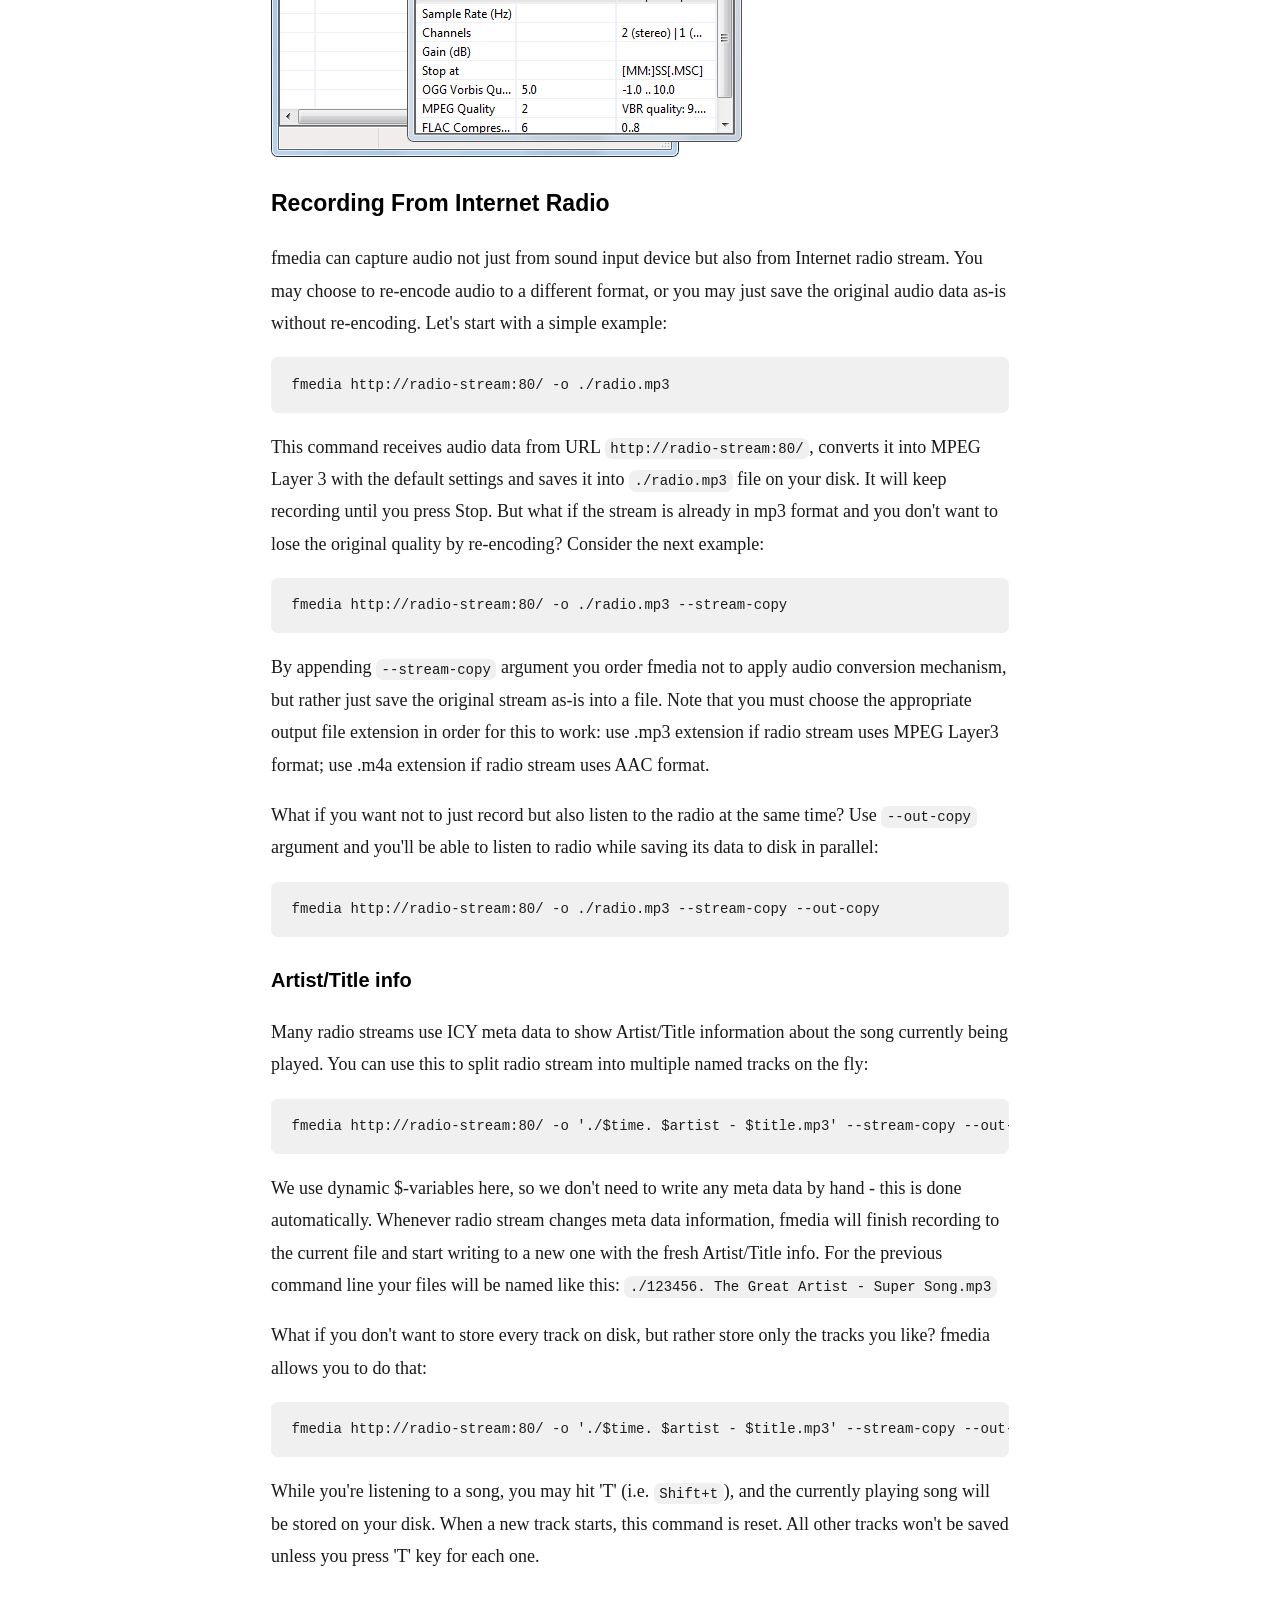
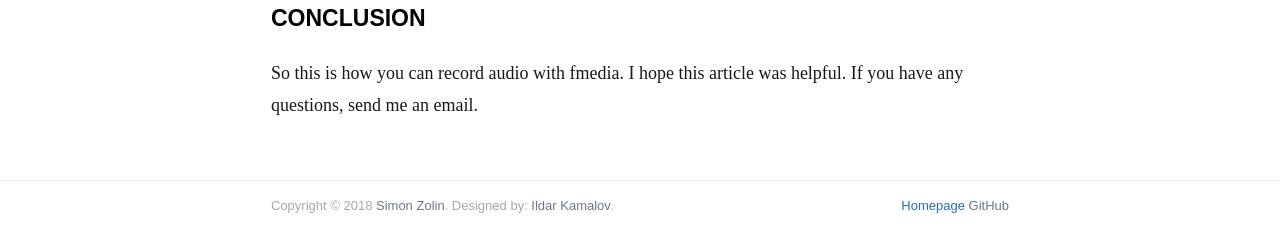
<file: fmedia/recording/index.html>
<!DOCTYPE html>
<html lang="en">
<head>
    <meta charset="utf-8">
    <meta name="viewport" content="width=device-width, initial-scale=1.0">
    <meta http-equiv="X-UA-Compatible" content="ie=edge">
    <title>How To Easily Record Sound On Windows And Linux</title>

    <link href="../css/styles.css" rel="stylesheet" type="text/css">
    <link rel="shortcut icon" href="../img/fmedia.png">
</head>
<body>
    <header class="header header--simple">
        <div class="header__container header__container--simple">
            <div class="logo logo--main">
                <img src="../img/fmedia.png" width="22" height="22" class="logo__img">
                <a href="../" class="logo__link fmedia">fmedia</a>
            </div>
            <h1 class="title title--main title--simple title--article">
                How To Easily Record Sound On Windows And Linux
            </h1>
        </div>
    </header>

    <main class="container">
        <section class="article">
            <div class="article__head">
                <div class="breadcrumbs">
                    <a href="../" class="breadcrumbs__item">fmedia</a>
                    <span class="breadcrumbs__item">Articles</span>
                    <span class="breadcrumbs__item">How To Easily Record Sound On Windows And Linux</span>
                </div>
                <div class="article__date">
                    by Simon Zolin,
                    <span class="article__with-update">Aug 25 2016 (upd. Feb 13, 2018)</span>
                </div>
            </div>

            <div class="article__content">
<p>In this tutorial I'm going to show you how to record audio using fmedia.  The article covers several aspects: choosing audio capture device, configuring audio settings and saving recorded audio to a file.  First I describe how to use fmedia from command line on both Windows and Linux, and then how to use fmedia GUI supported only on Windows.</p>

<h2>Contents:</h2>

<ul>
<li><a href="#quickstart">Quick Start</a></li>
<li><a href="#device">Choosing Audio Input Device</a></li>
<li><a href="#defdevice">Setting Default Audio Input Device</a></li>
<li><a href="#format">Configuring Audio Format</a></li>
<li><a href="#winformat">Configuring Audio Settings On Windows</a></li>
<li><a href="#defformat">Setting Default Audio Format</a></li>
<li><a href="#output">Choosing Output File Format</a></li>
<li><a href="#stdout">Recording to Standard Output</a></li>
<li><a href="#loopback">Record from Playback ("What You Hear")</a></li>
<li><a href="#globcmd">Controlling From Another Process</a></li>
<li><a href="#recnplay">Recording While Playing</a></li>
<li><a href="#recgui">Recording With GUI</a></li>
<li><a href="#radio">Recording From Internet Radio</a></li>
</ul>

<p><a name="quickstart"></a></p>

<h2>QUICK START</h2>

<p>Before we start using more advanced features, I want to show you the easy way how to record sound from your default audio input device to a file.  Just execute the following command:</p>

<pre><code>fmedia --record -o myrec.wav
</code></pre>

<p><img src="rec.png" alt="" title=""></p>

<p>The recording process starts and the output file "myrec.wav" is being filled with audio data.  The dB values show how loud your current signal is.  If it reaches 0dB, your signal is too loud and it will be clipped, resulting in quality loss.  Usually, the best recording quality is achieved when the sound level is almost 0dB, but not reaches it.</p>

<p>To stop recording, press <code>Ctrl+C</code> or just <code>S</code> (the default key for "Stop").  All cached data is flushed to a file and fmedia exits.  fmedia can automatically stop recording after the given time is passed: use <code>--until=MIN:SEC</code> parameter when executing fmedia.</p>

<p><img src="rec-done.png" alt="" title=""></p>

<p>Note that this method may not work if the default audio format configured in fmedia isn't compatible with your audio device.  Also, you might want to use another audio device, not the one configured in your OS as the default.  The next sections of this tutorial will show you how to do that.</p>

<p>Note Linux users: fmedia uses ALSA for audio streaming, so if your system doesn't have ALSA installed and configured, sound recording won't work.</p>

<p><a name="device"></a></p>

<h2>CHOOSING AUDIO INPUT DEVICE</h2>

<p>Without any additional configuration fmedia will use audio device configured in your OS as the default.  But what if you want to use another device?  There are 2 simple steps you should follow:</p>

<ul>
<li>Get the list of sound devices.</li>
<li>Choose the needed device and pass it to fmedia.</li>
</ul>

<h3>Step 1.</h3>

<p>This command shows the list of all available sound devices in your system:</p>

<pre><code>fmedia --list-dev
</code></pre>

<p><img src="list-dev.png" alt="" title=""></p>

<h3>Step 2.</h3>

<p>You should pick a device you want to use from "Capture" section and pass its number to fmedia.  For example, if I want to record from my USB soundcard, I run fmedia like this:</p>

<pre><code>fmedia --dev-capture=4 --record -o myrec.wav
</code></pre>

<p>Now the sound will be recorded from "Microphone (E-MU 0202 | USB)".</p>

<p><a name="defdevice"></a></p>

<h2>SETTING DEFAULT AUDIO INPUT DEVICE</h2>

<p>If you don't want to specify <code>--dev-capture=N</code> parameter each time you run fmedia, you can set this device to be used by fmedia by default.  You need to edit fmedia.conf file and configure the module which is used for sound recording.</p>

<p>On Windows, find this section:</p>

<pre><code>mod_conf "wasapi.in" {
    device_index 0
...
</code></pre>

<p>and set another device number instead of "0".</p>

<p>On Linux, do the same in this section:</p>

<pre><code>mod_conf "alsa.in" {
    device_index 0
...
</code></pre>

<p><a name="format"></a></p>

<h2>CONFIGURING AUDIO FORMAT</h2>

<p>Default audio format used by fmedia for sound recording is audio-CD quality (16-bit, 44.1kHz, stereo).  But it isn't always the best choice.  You may wish to set different audio settings: bit depth, sample rate, channels.  Consider this example:</p>

<pre><code>fmedia --record --format=int24 --rate=48000 --channels=mono -o myrec.wav
</code></pre>

<p>This command starts recording in 24-bit format, 48kHz sample rate, 1 channel.
The supported formats, that can be used with <code>--format</code> switch, are: int8, int16, int24, int32, float32.</p>

<p>Note Windows users: the audio settings you pass here to fmedia may not be compatible with the format configured in Windows.  In this case sound conversion will occur possibly resulting in a quality loss.  The next section explains how to configure your audio device recording format.</p>

<p><a name="winformat"></a></p>

<h2>CONFIGURING AUDIO SETTINGS ON WINDOWS</h2>

<p>Here are the steps to set audio format used by Windows for the recording device:</p>

<ul>
<li>Right click on Speaker icon in system tray.</li>
<li>Choose "Recording devices" in the popup menu.</li>
<li>Double click on the device you want to configure.</li>
<li>Select "Advanced" tab.</li>
<li>In section "Default Format" select the needed format.
It is best if this format matches with fmedia audio format settings.</li>
<li>Press OK to save settings.</li>
</ul>

<p><img src="win-snd-fmt.png" alt="" title=""></p>

<p><a name="defformat"></a></p>

<h2>SETTING DEFAULT AUDIO FORMAT</h2>

<p>You may configure fmedia to use different audio format by default, rather than audio-CD quality.  Open fmedia.conf in your text editor, then find this section:</p>

<pre><code># Default audio format for recording
record_format {
    # Audio format: int8 | int16 | int24 | int32 | float32
    format int16
    # Channels number: 2 (stereo) | 1 (mono) | left | right
    channels 2
    rate 44100
}
</code></pre>

<p>and set the audio format you want fmedia to use by default.  After that you don't need to specify <code>--format</code>, <code>--rate</code> and <code>--channels</code> parameters every time.</p>

<p><a name="output"></a></p>

<h2>CHOOSING OUTPUT FILE FORMAT</h2>

<p>To record into another file format, just specify its file extension as the output file.  For example, to use FLAC:</p>

<pre><code>fmedia --record -o myrec.flac
</code></pre>

<p>You can use any output file format supported by fmedia: wav, flac, ogg, mp3, m4a.</p>

<p>I recommend you to use FLAC for lossless audio recording.  CPU usage is really small for FLAC encoding, so don't be afraid to use it.  But be aware that fmedia can't encode 32-bit or float audio to FLAC.</p>

<p>If you need the fastest possible recording and you don't need to save disk space, use WAV format.  It supports any audio format and requires zero encoding time.</p>

<p>When you want to save disk space and the best audio quality isn't required, use OGG Vorbis for lossy audio recording.  The default setting 5.0 for Vorbis encoding quality gives a good starting point.</p>

<p><a name="stdout"></a></p>

<h2>RECORDING TO STANDARD OUTPUT</h2>

<p>fmedia can also write recorded audio into stdout.  It may be useful if you want to immediately pass fmedia's output to another program.  Here's an example:</p>

<pre><code>fmedia --record --out=@stdout.wav &gt; ./my-rec.wav
</code></pre>

<p>Here fmedia writes recorded data into stdout, and then it's being redirected to a file my-rec.wav.  When <code>--out=@stdout</code> argument is specified, fmedia writes output to stdout, instead of a file.  File extenstion (.wav in this case) for <code>--out</code> parameter must be specified, so fmedia knows what output file format to use.</p>

<p>You can use another application to process recorded audio:</p>

<pre><code>fmedia --record -o @stdout.wav | your_audio_app OPTIONS
</code></pre>

<p>You may also use fmedia to read audio from stdin:</p>

<pre><code>fmedia --record -o @stdout.wav --until=5 | fmedia @stdin.wav -o rec.wav
</code></pre>

<p>Keep in mind that since stdout is an unseekable stream, recorded output files may have incomplete headers.  Currently, only .wav, .flac, .ogg/.opus are supported for stdout streaming.</p>

<p><a name="loopback"></a></p>

<h2>RECORD FROM PLAYBACK ("WHAT YOU HEAR")</h2>

<p>On Windows, WASAPI has an ability to capture audio from playback device, it's called loopback mode.  You can easily capture the sound you hear from your speakers with fmedia:</p>

<pre><code>fmedia --record --dev-loopback=0 -o rec.wav
</code></pre>

<p><code>--dev-loopback=0</code> argument tells fmedia to use the default playback device and start recording from it.  You can use other device to record from, just specify its number instead of 0 (see <a href="#device">Choosing Audio Input Device</a>).  Note that you need to specify a "Playback/Loopback" device and not a "Capture" device.</p>

<p><a name="globcmd"></a></p>

<h2>CONTROLLING FROM ANOTHER PROCESS</h2>

<p>fmedia can stop recording which was started from another instance of fmedia.  This can be useful if you don't have an ability to interact with a terminal where fmedia is running (i.e. you can't press "S" to stop recording).  This feature isn't enabled by default, you must pass <code>--globcmd=listen</code> command line argument to enable it:</p>

<pre><code>fmedia --record -o myrec.wav --globcmd=listen
</code></pre>

<p>This command starts recording audio and starts listening for commands that can be sent from another instance of fmedia.  You can now forget about this terminal window, where fmedia is currently running, and minimize it.  This would be instance #1.</p>

<p>When you want to stop recording, you execute fmedia once again (i.e. you start instance #2):</p>

<pre><code>fmedia --globcmd=stop
</code></pre>

<p>fmedia will find out that instance #1 is currently running and will issue a command to it to stop recording.  Both fmedia processes will now exit, with the first one correctly finishing its recording file (flushing all cached data and finalizing file header).  In other words, this command will simulate an "S" key-press action for the first instance.</p>

<p>There are other commands that <code>--globcmd</code> parameter supports, but currently they're useful for audio playback only.  See the output of <code>fmedia --help</code> to find out more.</p>

<p><a name="recnplay"></a></p>

<h2>RECORDING WHILE PLAYING</h2>

<p>fmedia can process multiple tracks running together.  If you need to record audio while still being able to play another track, use this command:</p>

<pre><code>fmedia track.mp3 --record -o myrec.wav
</code></pre>

<p>It will start playback of track.mp3 and in the same time start recording audio into myrec.wav.</p>

<p>Note that there may be a small time unsynchronisation between input tracks and your recorded file.  If you experience this problem, try reducing buffer size for modules "wasapi.in", "wasapi.out" (Windows) or "alsa.in", "alsa.out" (Linux).  However, at this time there's no 100% working solution for the issue.</p>

<p>Consider the next example:</p>

<pre><code>fmedia --mix track1.mp3 track2.mp3 --format=int16 --record -o myrec.wav
</code></pre>

<p>Here fmedia starts playback of both track1.mp3 and track2.mp3 simultaneously (mixing tracks together) and starts recording into myrec.wav.  <code>--format=int16</code> parameter is required because by default fmedia uses int16 audio format for mixer output, but mp3 output format is float32, thus audio conversion must be done.  Be careful when using <code>--mix</code> command: fmedia doesn't apply sound attenuation in this case, so the output signal may be very loud.</p>

<p><a name="recgui"></a></p>

<h2>RECORDING WITH GUI</h2>

<p>On Windows there is a graphical interface for fmedia you can use for recording.  Of course command-line interface has its advatages but recording with GUI is even easier!</p>

<p>Run fmedia-gui and from the main window press <code>Ctrl+R</code>.  The recording process will start to a new file.  To stop recording, press <code>Ctrl+R</code> once again.  Also, you can start and stop recording by clicking on <code>Record</code> menu and then <code>Quick Start/Stop</code>.  After recording is stopped, a new file will appear in the playlist.</p>

<p>If you wish to configure recording settings, you need to open Record window:</p>

<p>Here you select where to save your recordings, how to name them and which output file format they will be saved into (.flac in this case).  fmedia supports dynamic variables (e.g. <code>$date</code> and <code>$time</code>) that can free you from naming the files manually every time.  You can read about $-variables in help.txt file.</p>

<p>Empty value (e.g. for "Audio Format") means "use default".  You can change some of these settings in fmedia.conf in section <code>mod_conf "gui.gui"</code>.</p>

<p><img src="guirec.png" alt="" title=""></p>

<p><a name="radio"></a></p>

<h2>Recording From Internet Radio</h2>

<p>fmedia can capture audio not just from sound input device but also from Internet radio stream.  You may choose to re-encode audio to a different format, or you may just save the original audio data as-is without re-encoding.  Let's start with a simple example:</p>

<pre><code>fmedia http://radio-stream:80/ -o ./radio.mp3
</code></pre>

<p>This command receives audio data from URL <code>http://radio-stream:80/</code>, converts it into MPEG Layer 3 with the default settings and saves it into <code>./radio.mp3</code> file on your disk.  It will keep recording until you press Stop.  But what if the stream is already in mp3 format and you don't want to lose the original quality by re-encoding?  Consider the next example:</p>

<pre><code>fmedia http://radio-stream:80/ -o ./radio.mp3 --stream-copy
</code></pre>

<p>By appending <code>--stream-copy</code> argument you order fmedia not to apply audio conversion mechanism, but rather just save the original stream as-is into a file.  Note that you must choose the appropriate output file extension in order for this to work: use .mp3 extension if radio stream uses MPEG Layer3 format;  use .m4a extension if radio stream uses AAC format.</p>

<p>What if you want not to just record but also listen to the radio at the same time?  Use <code>--out-copy</code> argument and you'll be able to listen to radio while saving its data to disk in parallel:</p>

<pre><code>fmedia http://radio-stream:80/ -o ./radio.mp3 --stream-copy --out-copy
</code></pre>

<h3>Artist/Title info</h3>

<p>Many radio streams use ICY meta data to show Artist/Title information about the song currently being played.  You can use this to split radio stream into multiple named tracks on the fly:</p>

<pre><code>fmedia http://radio-stream:80/ -o './$time. $artist - $title.mp3' --stream-copy --out-copy
</code></pre>

<p>We use dynamic $-variables here, so we don't need to write any meta data by hand - this is done automatically.  Whenever radio stream changes meta data information, fmedia will finish recording to the current file and start writing to a new one with the fresh Artist/Title info.  For the previous command line your files will be named like this: <code>./123456. The Great Artist - Super Song.mp3</code></p>

<p>What if you don't want to store every track on disk, but rather store only the tracks you like?  fmedia allows you to do that:</p>

<pre><code>fmedia http://radio-stream:80/ -o './$time. $artist - $title.mp3' --stream-copy --out-copy-cmd
</code></pre>

<p>While you're listening to a song, you may hit 'T' (i.e. <code>Shift+t</code>), and the currently playing song will be stored on your disk.  When a new track starts, this command is reset.  All other tracks won't be saved unless you press 'T' key for each one.</p>

<h2>CONCLUSION</h2>

<p>So this is how you can record audio with fmedia.  I hope this article was helpful.  If you have any questions, send me an email.</p>
            </div>
        </section>
    </main>

    <footer class="footer">
        <div class="footer__container">
            <p class="footer__text">
                Copyright &copy;
                <span class="footer__year">2018</span>
                <a href="https://github.com/stsaz/" class="footer__link footer__link--copyright">Simon Zolin</a>. Designed by:
                <a href="https://github.com/IldarKamalov"  class="footer__link footer__link--copyright">Ildar Kamalov</a>.
            </p>
            <nav class="footer__menu">
                <a href="../ class="footer__link">Homepage</a>
                <a href="https://github.com/stsaz/fmedia" target="_blank" class="footer__link">GitHub</a>
            </nav>
        </div>
    </footer>

</body>

</html>
</file>
<file: fmedia/css/styles.css>
*,
*::after,
*::before {
	-webkit-box-sizing: border-box;
			box-sizing: border-box;
}

body {
	margin: 0;
	font-family: -apple-system, BlinkMacSystemFont, "Segoe UI", Roboto, Ubuntu, Arial, sans-serif;
	font-size: 16px;
	line-height: 1.6;
	color: #191919;
}

input,
button,
textarea {
	font-family: inherit;
	font-size: inherit;
}

a {
	color: #256eb1;
	text-decoration: none;
}

a:hover {
	color: #49bfff;
	text-decoration: underline;
}

li {
	margin-bottom: 5px;
}

table,
table td,
table th {
	border: 0;
	border: 1px solid #dee2e6;
}

table td,
table th {
	padding: 5px 10px;
	vertical-align: middle;
}

table th {
	background: #eff0ff;
}

hr {
	border: 1px dashed grey;
	border-bottom: 0px;
}

input.text,
textarea {
	border: 1px solid #cccccc;
	background-color: #fdfdfd;
}

input.text:hover,
textarea:hover,
input.text:focus,
textarea:focus {
	background-color: white;
	border-color: #aaaaaa;
}

input.text:focus, textarea:focus {
	border: 1px solid #a9adcb;
}

input.submit:hover {
	cursor: pointer;
}

code {
	padding: .2em .4em;
	border-radius: 7px;
}

pre {
	font-size: 13px;
	font-family: Monaco, Consolas, "Liberation Mono", "Courier New", monospace;
	color: #1e1e1e;
	background: #f0f0f0;
	padding: 15px;
	overflow: auto;
	border-radius: 7px;
}

pre i {
	color: maroon;
	font-style: normal;
}

b.date {
	color: green;
}

.overview__text {
	margin-bottom: 0;
	white-space: pre-wrap;
}

div.author {
	text-align: right;
	font-style: italic;
	color: grey;
}

code,
span.code {
	font-family: Monaco, Consolas, "Liberation Mono", "Courier New", monospace;
	background: #f0f0f0;
	font-size: 13px;
}

.container {
	max-width: 768px;
	min-height: calc(100vh - 236px);
	margin: 0 auto;
	padding: 10px 15px;
}

@media screen and (min-width: 768px) {
	.container {
		padding: 30px 15px 40px;
	}
}

/* Titles */

h1 {
	display: block;
	width: 100%;
	margin: 0 0 10px;
	font-size: 40px;
	font-weight: 900;
	text-align: center;
}

h2,
h3 {
	margin-top: 45px;
	margin-bottom: 15px;
	font-size: 20px;
	font-weight: 900;
	color: #000;
}

h3 {
	margin-top: 30px;
	font-size: 16px;
}

.title--first {
	margin-top: 0;
}

.title--main {
	font-size: 29px;
	line-height: 1.3;
}

.title--fmedia {
	margin: 0 0 20px 0;
}

@media screen and (min-width: 768px) {
	.title--main {
		margin: 0 0 30px 9px;
		font-size: 45px;
		line-height: 1.3;
	}

	.title--fmedia {
		margin: 0 0 30px 0;
		text-align: left;
	}

	.title--simple {
		margin: 0;
		font-size: 40px;
	}

	.title--article {
		max-width: 768px;
	}
}

.title__inner {
	display: block;
}

.title__sliding {
	display: none;
	vertical-align: top;
}

/* Sliding effect */

.sliding {
	position: relative;
	left: -8px;
	display: none;
	vertical-align: top;
	width: 180px;
	text-indent: 8px;
}

.sliding__word {
	position: absolute;
	top: 0;
	left: 0;
	-webkit-animation: fade 9s linear infinite 0s;
			animation: fade 9s linear infinite 0s;
	overflow: hidden;
	opacity: 0;
}

.sliding__word:nth-child(2){
	-webkit-animation-delay: 3s;
			animation-delay: 3s;
}

.sliding__word:nth-child(3){
	-webkit-animation-delay: 6s;
			animation-delay: 6s;
}

@media screen and (min-width: 768px) {
	.title__sliding {
		display: inline-block;
	}

	.title__inner {
		display: none;
	}

	.sliding {
		display: inline-block;
	}
}

@-webkit-keyframes fade {
	0% {
		opacity: 0;
	}
	5% {
		opacity: 0;
		-webkit-transform: translateY(0px);
				transform: translateY(0px);
	}
	10% {
		opacity: 1;
		-webkit-transform: translateY(0px);
				transform: translateY(0px);
	}
	25% {
		opacity: 1;
		-webkit-transform: translateY(0px);
				transform: translateY(0px);
	}
	30% {
		opacity: 1;
		-webkit-transform: translateY(0px);
				transform: translateY(0px);
	}
	40% {
		opacity: 0;
		-webkit-transform: translateY(0px);
				transform: translateY(0px);
	}
	80% {
		opacity: 0;
	}
	100% {
		opacity: 0;
	}
}

@keyframes fade {
	0% {
		opacity: 0;
	}
	5% {
		opacity: 0;
		-webkit-transform: translateY(0px);
				transform: translateY(0px);
	}
	10% {
		opacity: 1;
		-webkit-transform: translateY(0px);
				transform: translateY(0px);
	}
	25% {
		opacity: 1;
		-webkit-transform: translateY(0px);
				transform: translateY(0px);
	}
	30% {
		opacity: 1;
		-webkit-transform: translateY(0px);
				transform: translateY(0px);
	}
	40% {
		opacity: 0;
		-webkit-transform: translateY(0px);
				transform: translateY(0px);
	}
	80% {
		opacity: 0;
	}
	100% {
		opacity: 0;
	}
}

/* Header */

.header {
	background: #fcfcfd;
	overflow: hidden;
}

.header--simple {
	background: -webkit-gradient(linear, left top, left bottom, from(rgba(16, 0, 255, 0.05)), to(rgba(255, 255, 255, 0.55)));
	background: linear-gradient(rgba(16, 0, 255, 0.05), rgba(255, 255, 255, 0.55));
}

.header__container {
	display: -webkit-box;
	display: -ms-flexbox;
	display: flex;
	-webkit-box-align: center;
		-ms-flex-align: center;
			align-items: center;
	-webkit-box-orient: vertical;
	-webkit-box-direction: normal;
		-ms-flex-direction: column;
			flex-direction: column;
	-webkit-box-pack: justify;
		-ms-flex-pack: justify;
			justify-content: space-between;
	max-width: 992px;
	margin: 0 auto;
	padding: 40px 15px;
}

.header__container.header__container--simple {
	-webkit-box-orient: vertical;
	-webkit-box-direction: normal;
		-ms-flex-direction: column;
			flex-direction: column;
}

.header__column--left {
	margin-bottom: 30px
}

.header__actions {
	display: -webkit-box;
	display: -ms-flexbox;
	display: flex;
	-webkit-box-pack: center;
		-ms-flex-pack: center;
			justify-content: center;
}

@media screen and (min-width: 768px) {
	.header__container {
		-webkit-box-orient: horizontal;
		-webkit-box-direction: normal;
			-ms-flex-direction: row;
				flex-direction: row;
	}

	.header__column--left {
		min-width: 485px;
		margin-bottom: 0;
	}

	.header__actions {
		display: block;
	}
}

/* Button */

.button {
	display: inline-block;
	vertical-align: middle;
	min-height: 41px;
	padding: 11px 25px 9px;
	font-size: 12px;
	font-weight: 500;
	text-align: center;
	text-transform: uppercase;
	color: #fff;
	background-color: transparent;
	border: 0;
	border-radius: 5px;
	cursor: pointer;
	-webkit-transition: all 0.25s ease;
	transition: all 0.25s ease;
	-webkit-box-shadow: 0 5px 10px rgba(0,0,0,0.12);
			box-shadow: 0 5px 10px rgba(0,0,0,0.12);
}

.button:hover,
.button:focus {
	text-decoration: none;
	-webkit-box-shadow: 0 7px 20px rgba(0,0,0,0.16);
			box-shadow: 0 7px 20px rgba(0,0,0,0.16);
	-webkit-transform: translateY(-1px);
	transform: translateY(-1px);
}

.button--download {
	min-width: 130px;
	margin-right: 10px;
	color: #fff;
	background-color: #256eb1;
}

.button--download:hover {
	color: #fff;
}

.button--github {
	padding-left: 20px;
	color: #000;
	background-color: #fff;
}

.button--github:hover {
	color: #000;
}

.button__icon {
	position: relative;
	top: -1px;
	display: inline-block;
	vertical-align: middle;
	width: 21px;
	height: 21px;
	margin-right: 1px;
}

.button__icon--download {
	margin-right: 3px;
	fill: #256eb1;
}

/* Screenshots */

.screenshots {
	text-align: center;
}

.screenshots__container {
	margin-bottom: 5px;
}

.screenshots__image,
.screenshots__video {
	display: block;
	width: 100%;
	max-width: 390px;
}

.screenshots__video {
	border-radius: 5px;
}

.screenshots__tabs {
	font-size: 0;
}

.screenshots__control-input {
	display: none;
}

.screenshots__control {
	position: relative;
	display: inline-block;
	vertical-align: middle;
	width: 100px;
	font-size: 12px;
	line-height: 30px;
	outline: 0;
	border: 1px solid #eaeaea;
	background-color: transparent;
	cursor: pointer;
}

.screenshots__control:hover {
	background-color: #f4f5fa;
}

.screenshots__control-input:checked + .screenshots__control {
	font-weight: 700;
}

.screenshots__control:first-of-type {
	border-right: 0;
	border-radius: 5px 0px 0 5px;
}

.screenshots__control:last-of-type {
	border-radius: 0 5px 5px 0;
}

.screenshots__tab {
	display: none;
	margin-top: 15px;
}

.screenshots-page img {
	display: block;
	max-width: 100%;
	max-height: 400px;
	margin: 15px 0;
}

#tab-gui:checked ~ #gui,
#tab-cli:checked ~ #cli,
#tab-android:checked ~ #scrandroid {
	display: block;
}

/* Logo  */

.logo {
	padding: 20px 0;
	text-align: center;
}

.logo--fmedia {
	padding: 0 0 5px;
}

.logo--main {
	padding: 0 0 10px;
}

.logo__img {
	width: 20px;
	height: 20px;
	margin-right: 3px;
}

.logo__link {
	font-size: 23px;
	font-weight: bold;
	font-style: italic;
}

@media screen and (min-width: 768px) {
	.logo--fmedia {
		text-align: left;
	}

	.logo__img {
		width: 22px;
		height: 22px;
	}

	.logo__link {
		font-size: 25px;
	}
}

/* Menu */

.menu {
	display: -webkit-box;
	display: -ms-flexbox;
	display: flex;
	-ms-flex-wrap: wrap;
		flex-wrap: wrap;
	-webkit-box-align: center;
		-ms-flex-align: center;
			align-items: center;
	-webkit-box-pack: center;
		-ms-flex-pack: center;
			justify-content: center;
	margin: 0px auto;
	padding: 20px 0;
	border-top: 1px solid #f2f2f2;
	border-bottom: 1px solid #f2f2f2;
	background-color: #fff;
}

.menu__link {
	position: relative;
	display: inline-block;
	vertical-align: middle;
	margin: 10px 20px;
	font-size: 14px;
	-webkit-transition: color 0.2s ease-in-out;
	transition: color 0.2s ease-in-out;
	white-space: nowrap;
}

.menu__link:after {
	content: "";
	position: absolute;
	width: 100%;
	height: 1px;
	bottom: -2px;
	left: 0;
	z-index: 2;
	background-color: #49bfff;
	visibility: hidden;
	-webkit-transform: scaleX(0);
			transform: scaleX(0);
	-webkit-transition: all 0.2s ease-in-out;
	transition: all 0.2s ease-in-out;
}

.menu__link:hover {
	text-decoration: none
}

.menu__link:hover:after {
	visibility: visible;
	-webkit-transform: scaleX(1);
			transform: scaleX(1);
}

@media screen and (min-width: 768px) {
	.menu {
		-ms-flex-wrap: nowrap;
			flex-wrap: nowrap;
		-webkit-box-pack: center;
			-ms-flex-pack: center;
				justify-content: center;
	}

	.menu__link {
		margin: 0 20px;
	}
}

/* Download */

.download {
	display: -webkit-box;
	display: -ms-flexbox;
	display: flex;
	-ms-flex-wrap: wrap;
		flex-wrap: wrap;
	background-color: #f9f9f9;
	padding: 25px 15px;
	border-radius: 7px;
}

.download__icon {
	display: block;
	width: 50px;
	height: 50px;
	margin: 0 auto 10px;
	fill: currentColor;
}

.download__os {
	-webkit-box-flex: 1;
		-ms-flex: 1;
			flex: 1;
	-ms-flex-preferred-size: 50%;
		flex-basis: 50%;
	text-align: center;
}

.download__os:first-child,
.download__os:nth-child(2) {
	margin-bottom: 25px;
}

.download__title {
	margin-bottom: 4px;
	font-size: 17px;
	font-weight: 700;
}

.download__link {
	display: inline-block;
	vertical-align: middle;
	font-size: 15px;
	line-height: 1.7;
}

@media screen and (min-width: 768px) {
	.download {
		-ms-flex-wrap: nowrap;
			flex-wrap: nowrap;
	}

	.download__os {
		-ms-flex-preferred-size: auto;
			flex-basis: auto;
	}

	.download__os:first-child,
	.download__os:nth-child(2) {
		margin-bottom: 0;
	}
}

/* Features */

.features {
	position: relative;
	width: 100%;
	white-space: nowrap;
	overflow: auto;
}

.features__column {
	display: inline-block;
	vertical-align: top;
	min-width: 250px;
	padding: 20px;
	margin-right: 15px;
	border: 1px dashed silver;
	border-radius: 7px;
}

.features__title {
	margin-top: 0;
	margin-bottom: 10px;
}

.features__column p {
	margin: 0;
	font-size: 14px;
	font-weight: 600;
}

.features__column ul {
	margin: 5px 0 10px;
	font-size: 14px;
}

.features__column ul:last-child {
	margin-bottom: 0;
}

/* Footer */

.footer {
	font-size: 13px;
	border-top: 1px solid #efefef;
}

.footer__container {
	display: -webkit-box;
	display: -ms-flexbox;
	display: flex;
	-webkit-box-align: center;
		-ms-flex-align: center;
			align-items: center;
	flex-direction: column;
	max-width: 768px;
	margin: 0 auto;
	padding: 15px;
}

.footer__link {
	margin-right: 15px;
	color: #6e7687;
}

.footer__link--copyright,
.footer__link:last-child {
	margin-right: 0;
}

.footer__text {
	margin: 0;
	color: #a7a7a7;
}

.footer__text {
	margin-bottom: 15px;
	text-align: center;
}

.icons-hidden {
	display: none;
}

@media screen and (min-width: 768px) {
	.footer__container {
		flex-direction: row;
	}

	.footer__text {
		margin: 0 auto 0 0;
	}
}

/* Projects */
.projects__cards {
	display: -webkit-box;
	display: -ms-flexbox;
	display: flex;
	-webkit-box-orient: vertical;
	-webkit-box-direction: normal;
		-ms-flex-direction: column;
			flex-direction: column;
}

.projects__card {
	position: relative;
	display: block;
	-webkit-box-flex: 1;
		-ms-flex: 1;
			flex: 1;
	margin: 15px;
	background-color: #fff;
	padding: 30px 40px;
	text-decoration: none;
	color: #191919;
	-webkit-box-shadow: inset 0 0 0 1px rgba(0,0,0,.03), 8px 14px 38px rgba(39,44,49,.06), 1px 3px 8px rgba(39,44,49,.03);
			box-shadow: inset 0 0 0 1px rgba(0,0,0,.03), 8px 14px 38px rgba(39,44,49,.06), 1px 3px 8px rgba(39,44,49,.03);
	-webkit-transition: -webkit-box-shadow 0.3s ease-out;
	transition: -webkit-box-shadow 0.3s ease-out;
	transition: box-shadow 0.3s ease-out;
	transition: box-shadow 0.3s ease-out, -webkit-box-shadow 0.3s ease-out;
}

.projects__card:hover {
	z-index: 10;
	color: #191919;
	text-decoration: none;
	-webkit-box-shadow: inset 0 0 0 1px rgba(0,0,0,.03), 0 2px 2px rgba(39,44,49,.06), 0 4px 4px rgba(39,44,49,.06), 0 8px 8px rgba(39,44,49,.06), 0 16px 16px rgba(39,44,49,.06), 0 32px 32px rgba(39,44,49,.06), 0 64px 64px rgba(39,44,49,.06);
			box-shadow: inset 0 0 0 1px rgba(0,0,0,.03), 0 2px 2px rgba(39,44,49,.06), 0 4px 4px rgba(39,44,49,.06), 0 8px 8px rgba(39,44,49,.06), 0 16px 16px rgba(39,44,49,.06), 0 32px 32px rgba(39,44,49,.06), 0 64px 64px rgba(39,44,49,.06);
}

.projects__title {
	display: inline-block;
	margin-bottom: 15px;
	font-size: 28px;
	line-height: 1.1;
	color: #222;
	font-weight: 900;
	-webkit-transition: 0.2s;
	transition: 0.2s;
}

.projects__card:hover .projects__title {
	color: #49bfff;
	-webkit-box-shadow: 0 1px 0 0 #93d9ff;
			box-shadow: 0 1px 0 0 #93d9ff;
}

@media screen and (min-width: 768px) {
	.projects {
		padding: 20px 0;
	}

	.projects__cards {
		-webkit-box-orient: horizontal;
		-webkit-box-direction: normal;
			-ms-flex-direction: row;
				flex-direction: row;
	}
}

/* Breadcrumbs */

.breadcrumbs {
	font-size: 0;
	color: #828282;
}

.breadcrumbs__item {
	position: relative;
	display: inline-block;
	vertical-align: middle;
	margin-right: 10px;
	padding-right: 10px;
	font-size: 13px;
}

.breadcrumbs__item::after {
	content: "";
	position: absolute;
	top: 6px;
	right: -3px;
	width: 7px;
	height: 11px;
	opacity: 0.2;
	background-size: 15px;
	background-repeat: no-repeat;
	background-position: center;
	background-image: url([data-uri]);
}

.breadcrumbs__item:last-child {
	margin: 0;
	padding: 0;
}

.breadcrumbs__item:last-child::after {
	display: none;
}

/* Article */
.article {

}

.article__head {
	display: flex;
	flex-direction: column;
	align-items: center;
	justify-content: space-between;
	font-size: 13px;
	margin-bottom: 30px;
	padding-bottom: 20px;
	border-bottom: 1px solid #efefef;
}

.article__date {
	margin-top: 10px;
	color: #828282;
}

.article__content {
	font-size: 18px;
	font-family: Palatino, Georgia, Cambria, "Times New Roman", Times, serif;
	line-height: 1.8;
}

.article__content img {
	display: block;
	max-width: 100%;
}

.article__content h2,
.article__content h3,
.article__content h4 {
	margin-top: 25px;
	font-family: -apple-system, BlinkMacSystemFont, "Segoe UI", Roboto, Ubuntu, Arial, sans-serif;
}

.article__content h2 {
	font-size: 23px;
}

.article__content h3 {
	font-size: 20px;
}

.article__content h4 {
	margin-bottom: 15px;
	font-size: 18px;
}

.article__content a {
	color: inherit;
	word-wrap: break-word;
	text-decoration: none;
	background-repeat: repeat-x;
	background-image: linear-gradient(to right,rgba(0,0,0,.84) 100%,rgba(0,0,0,0) 0);
	background-image: linear-gradient(to right,currentColor 100%,currentColor 0);
	background-size: 1px 1px;
	background-position: 0 calc(1em + 1px);
}

.article__content code,
.article__content span.code {
	font-size: 14px;
}

.article__table-wrap {
	overflow: auto;
}

.article__content table {
	width: 100%;
	font-size: 14px;
	font-family: -apple-system, BlinkMacSystemFont, "Segoe UI", Roboto, Ubuntu, Arial, sans-serif;
	border: 0;
	border-collapse: collapse;
}

.article__content table th,
.article__content table td {
	border: 0;
	border-top: 1px solid #dee2e6;
	vertical-align: middle;
}

.article__content table th {
	font-size: 12px;
	border: 1px solid #ececec;
}

.article__content td.right{
	text-align:right;
}

.article__content table.fixed td {
	width: 120px;
}

@media screen and (min-width: 768px) {
	.article__head {
		flex-direction: row;
	}

	.article__content a {
		word-wrap: none;
	}

	.article__date {
		margin-top: 0;
	}

	.article__with-update {
		display: block;
	}
}

/* Dark theme */

@media (prefers-color-scheme: dark) {
	body {
		color: #ddd;
		background-color: #222;
	}

	.header,
	.header--simple {
		background: #41413F;
	}

	.menu {
		border: 0;
		background-color: #2c2c2b;
	}

	h1, h2, h3 {
		color: #fff;
	}

	a {
		color: #49bfff;
	}

	a:hover {
		color: #93d9ff;
	}

	.screenshots__control:hover {
		background-color: #256eb1;
	}

	.download {
		background-color: transparent;
	}

	pre,
	code,
	.code {
		color: #ddd;
		background: rgb(59, 59, 59);
	}

	.footer {
		border-top: 1px solid #484848;
	}

	.footer__link {
		color: #b5bfcf;
	}

	.footer__text {
		color: #909090;
	}

	.projects__card {
		color: #ddd;
		background: rgb(59, 59, 59);
		-webkit-box-shadow: none;
				box-shadow: none;
	}

	.projects__card:hover {
		color: #ddd;
		-webkit-box-shadow: none;
				box-shadow: none;
	}

	.projects__title {
		color: #fff;
	}
}
</file>
